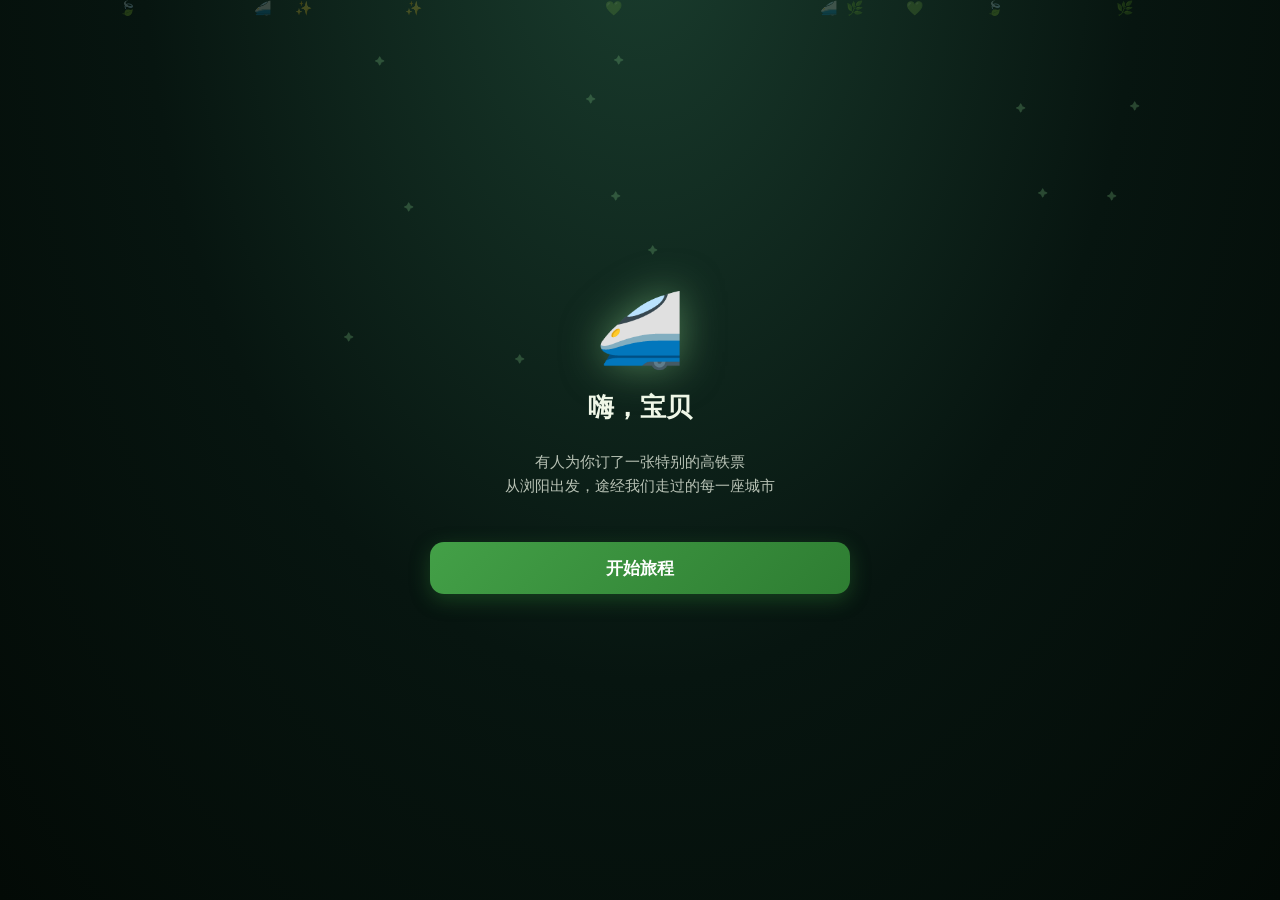
<file: 7749658f7c83bce1c44ce6f4a514c8c40bb57879/index.html>
<!DOCTYPE html>
<html lang="zh-CN">
<head>
  <meta charset="UTF-8">
  <meta name="viewport" content="width=device-width, initial-scale=1">
  <meta name="robots" content="noindex, nofollow">
  <meta http-equiv="refresh" content="0; url=./birthday/">
  <title>正在进入…</title>
  <style>
    body {
      margin: 0;
      min-height: 100vh;
      display: flex;
      align-items: center;
      justify-content: center;
      font-family: -apple-system, BlinkMacSystemFont, "PingFang SC", "Microsoft YaHei", sans-serif;
      background: #fce4ec;
      color: #c2185b;
    }
  </style>
</head>
<body>
  <p>正在为你打开惊喜…</p>
  <script>
    window.location.replace("./birthday/");
  </script>
</body>
</html>
</file>
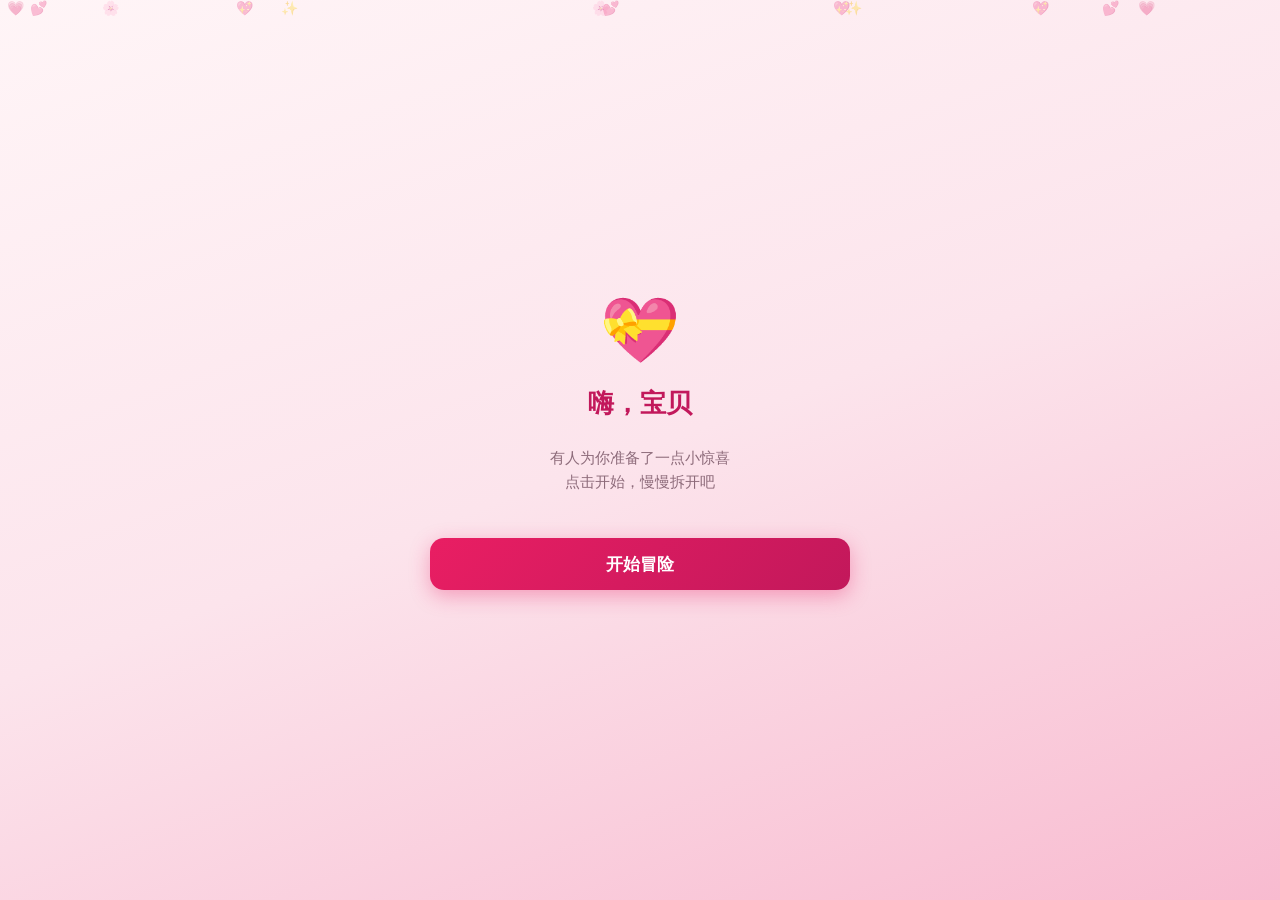
<file: birthday/index.html>
<!DOCTYPE html>
<html lang="zh-CN">
<head>
  <meta charset="UTF-8">
  <meta name="viewport" content="width=device-width, initial-scale=1, viewport-fit=cover, maximum-scale=1, user-scalable=no">
  <meta name="robots" content="noindex, nofollow">
  <meta name="apple-mobile-web-app-capable" content="yes">
  <meta name="theme-color" content="#fce4ec">
  <title>给你的生日惊喜</title>
  <link rel="stylesheet" href="./css/style.css">
</head>
<body>
  <div id="hearts-bg" aria-hidden="true"></div>

  <main class="app">
    <!-- 封面 -->
    <section id="screen-cover" class="screen screen-cover active">
      <div class="cover-icon" aria-hidden="true">💝</div>
      <h1>嗨，<span id="her-name-cover">宝贝</span></h1>
      <p class="subtitle">有人为你准备了一点小惊喜<br>点击开始，慢慢拆开吧</p>
      <button type="button" class="btn-primary" id="btn-start">开始冒险</button>
    </section>

    <!-- 进度（非封面/终章显示） -->
    <div id="progress-wrap" class="hidden" style="width:100%; margin-bottom: 8px;">
      <div class="progress-bar"><div id="progress-fill" class="progress-fill"></div></div>
      <p id="step-label" class="step-label"></p>
    </div>

    <!-- 暗号 -->
    <section id="screen-secret" class="screen">
      <div class="card">
        <h2>🔐 先输入我们的暗号</h2>
        <p class="subtitle">答对了才能继续哦</p>
        <p id="secret-hint" class="subtitle" style="margin-top:12px; color: var(--primary);"></p>
        <div class="input-wrap">
          <input type="text" id="secret-input" placeholder="在这里输入" autocomplete="off" enterkeyhint="go">
        </div>
        <p id="secret-error" class="hint-msg"></p>
        <button type="button" class="btn-primary" id="btn-secret">确认</button>
      </div>
    </section>

    <!-- 问答 -->
    <section id="screen-quiz" class="screen">
      <div class="card">
        <p id="question-text" class="question-text"></p>
        <div id="options" class="options"></div>
        <p id="hint-msg" class="hint-msg"></p>
        <button type="button" class="btn-primary hidden" id="next-quiz-btn" disabled>下一题</button>
      </div>
    </section>

    <!-- 情书 -->
    <section id="screen-letter" class="screen">
      <div class="card">
        <h2>💌 写给你的信</h2>
        <div id="days-together" class="days-together hidden">
          我们已经在一起
          <strong id="days-count">0</strong>
          天啦
        </div>
        <div id="letter-body" class="letter-body"></div>
        <button type="button" class="btn-primary hidden" id="letter-next-btn">收下祝福</button>
      </div>
    </section>

    <!-- 终章 -->
    <section id="screen-finale" class="screen screen-finale">
      <div class="finale-cake" id="finale-cake" role="button" aria-label="点击蛋糕放烟花">🎂</div>
      <h1 id="finale-title">生日快乐！</h1>
      <p id="finale-subtitle" class="subtitle"></p>
      <p class="subtitle" style="margin-top:16px;">点击蛋糕，再放一次烟花 ✨</p>
    </section>
  </main>

  <script src="./js/app.js"></script>
</body>
</html>
</file>
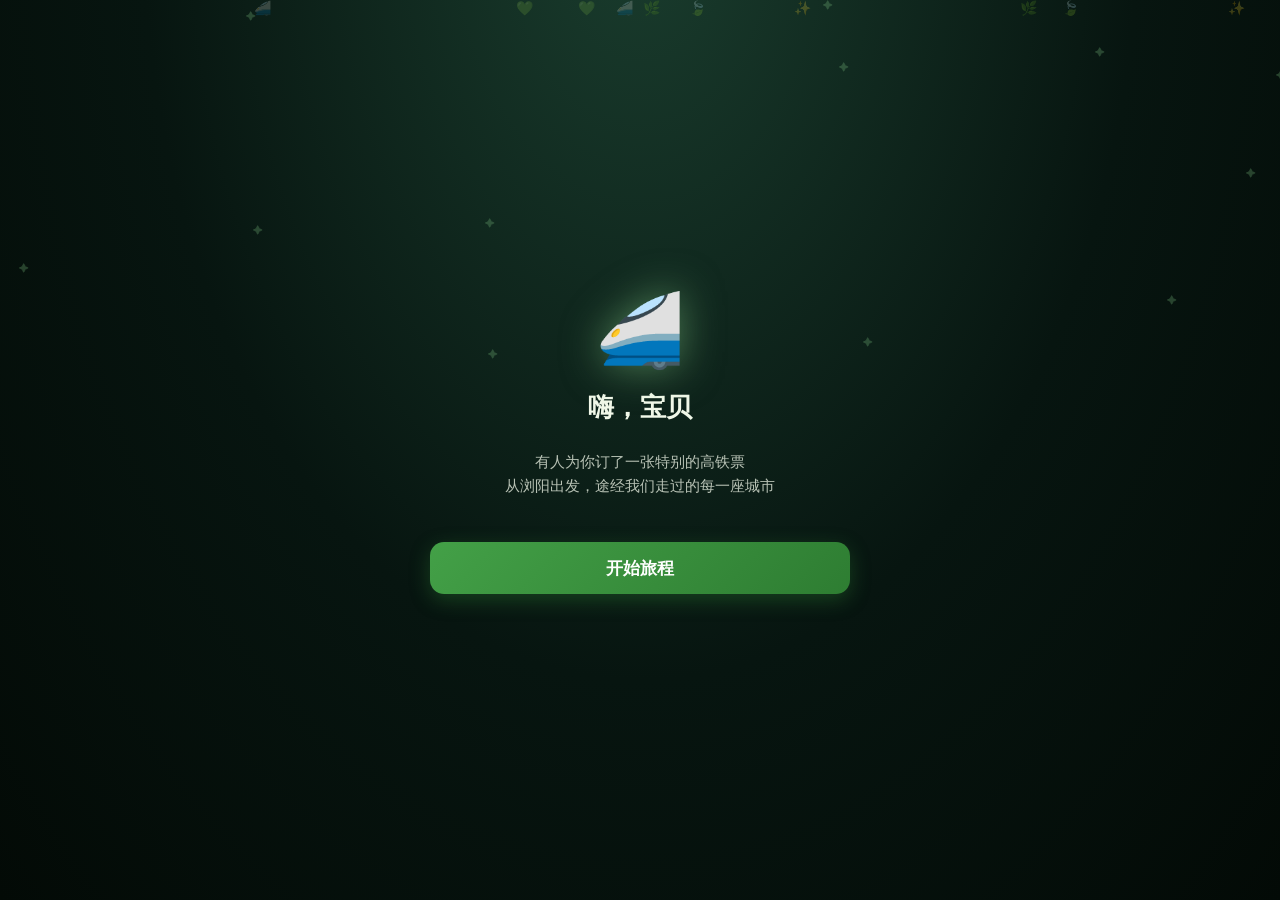
<file: 7749658f7c83bce1c44ce6f4a514c8c40bb57879/birthday/index.html>
<!DOCTYPE html>
<html lang="zh-CN">
<head>
  <meta charset="UTF-8">
  <meta name="viewport" content="width=device-width, initial-scale=1, viewport-fit=cover, maximum-scale=1, user-scalable=no">
  <meta name="robots" content="noindex, nofollow">
  <meta name="apple-mobile-web-app-capable" content="yes">
  <meta name="theme-color" content="#1a3d2e">
  <title>给你的生日惊喜</title>
  <link rel="stylesheet" href="./css/style.css?v=20260905b">
</head>
<body>
  <div id="hearts-bg" aria-hidden="true"></div>
  <div id="stars-bg" aria-hidden="true"></div>

  <main class="app">
    <!-- 封面 -->
    <section id="screen-cover" class="screen screen-cover active">
      <div class="cover-icon" aria-hidden="true">🚄</div>
      <h1>嗨，<span id="her-name-cover">宝贝</span></h1>
      <p class="subtitle">有人为你订了一张特别的高铁票<br>从浏阳出发，途经我们走过的每一座城市</p>
      <button type="button" class="btn-primary" id="btn-start">开始旅程</button>
    </section>

    <!-- 高铁动线主界面 -->
    <section id="screen-journey" class="screen screen-journey">
      <header class="journey-header">
        <div class="hsr-badge">
          <span class="hsr-logo">CR</span>
          <span class="hsr-train-no" id="journey-train-no">G1314</span>
        </div>
        <h1 id="journey-title">G1314 · 爱的旅程</h1>
        <p id="journey-subtitle" class="journey-subtitle">浏阳出发，一路向南向北，未完待续</p>
      </header>

      <div class="rail-map-wrap" id="rail-map-wrap">
        <div class="rail-map hsr-route-panel" id="rail-map">
          <div class="hsr-sky" aria-hidden="true"></div>
          <div class="hsr-hills" aria-hidden="true"></div>
          <div class="hsr-ballast" aria-hidden="true"></div>
          <div class="hsr-route-track" aria-hidden="true">
            <div class="rail-sleepers"></div>
            <div class="rail-steel rail-steel-a"></div>
            <div class="rail-steel rail-steel-b"></div>
            <div class="rail-center-glow"></div>
            <div class="rail-line-fill" id="rail-line-fill"></div>
            <div class="rail-poles"></div>
          </div>
          <div class="hsr-train-wrap" id="rail-train">
            <div class="hsr-speed-lines" aria-hidden="true">
              <span></span><span></span><span></span>
            </div>
            <div class="hsr-pantograph" aria-hidden="true"></div>
            <div class="hsr-train-body">
              <div class="hsr-train-nose">
                <span class="hsr-cabin"></span>
              </div>
              <div class="hsr-train-mid">
                <span class="hsr-stripe"></span>
                <span class="hsr-window"></span>
                <span class="hsr-window"></span>
                <span class="hsr-window"></span>
                <span class="hsr-window"></span>
              </div>
              <div class="hsr-train-coupler"></div>
              <div class="hsr-train-tail">
                <span class="hsr-stripe"></span>
                <span class="hsr-window"></span>
                <span class="hsr-window"></span>
              </div>
            </div>
            <div class="hsr-bogie" aria-hidden="true">
              <span></span><span></span>
            </div>
          </div>
          <div class="rail-stations" id="rail-stations"></div>
        </div>
      </div>

      <div class="station-focus card" id="station-focus">
        <div class="focus-station-label" id="focus-station-label">第一站</div>
        <span class="focus-icon" id="focus-icon">🌶️</span>
        <h2 id="focus-city">浏阳</h2>
        <p id="focus-tagline" class="subtitle">故事从这里开始</p>
        <p id="focus-memory" class="focus-memory"></p>
        <button type="button" class="btn-primary" id="btn-enter-station">进入这一站</button>
      </div>

      <div class="journey-nav">
        <button type="button" class="nav-btn" id="btn-prev" aria-label="上一站">‹</button>
        <div class="journey-dots" id="journey-dots"></div>
        <button type="button" class="nav-btn" id="btn-next" aria-label="下一站">›</button>
      </div>
      <p class="journey-hint" id="journey-hint">点击城市或左右切换，看高铁开向下一站</p>
    </section>

    <!-- 浮层：判断题（浏阳） -->
    <section id="overlay-judge" class="project-overlay project-overlay-judge" hidden>
      <div class="overlay-topbar">
        <button type="button" class="btn-back" data-close="judge">← 返回旅程</button>
        <span class="overlay-badge" id="judge-progress">连对 0 / 10</span>
      </div>
      <div class="judge-wechat">
        <div class="wechat-header">
          <span class="wechat-back" aria-hidden="true">‹</span>
          <span class="wechat-title" id="judge-title">浏阳站 · 真假大对决</span>
          <span class="wechat-more" aria-hidden="true">⋯</span>
        </div>
        <p class="judge-intro" id="judge-intro"></p>
        <div class="wechat-chat" id="judge-chat"></div>
        <div class="judge-panel">
          <p class="judge-prompt">这句话对不对？</p>
          <div class="judge-actions">
            <button type="button" class="judge-btn judge-btn-true" id="btn-judge-true">✓ 对</button>
            <button type="button" class="judge-btn judge-btn-false" id="btn-judge-false">✗ 不对</button>
          </div>
          <p id="judge-feedback" class="hint-msg"></p>
        </div>
      </div>
    </section>

    <!-- 浮层：拼图（北海） -->
    <section id="overlay-puzzle" class="project-overlay" hidden>
      <div class="overlay-topbar">
        <button type="button" class="btn-back" data-close="puzzle">← 返回旅程</button>
        <span class="overlay-badge" id="puzzle-status">0 步</span>
      </div>
      <div class="card overlay-card puzzle-card">
        <h2 id="puzzle-title">🌊 北海站 · 拼图</h2>
        <p id="puzzle-intro" class="subtitle"></p>
        <div class="puzzle-board" id="puzzle-board" role="grid" aria-label="滑动拼图"></div>
        <p id="puzzle-msg" class="hint-msg"></p>
        <div class="puzzle-actions">
          <button type="button" class="btn-secondary" id="btn-puzzle-shuffle">重新打乱</button>
          <button type="button" class="btn-secondary" id="btn-puzzle-peek">看原图</button>
          <button type="button" class="btn-primary hidden" id="btn-puzzle-done">打卡这一站 ✓</button>
        </div>
        <div class="puzzle-peek hidden" id="puzzle-peek" aria-hidden="true">
          <img id="puzzle-peek-img" alt="原图参考" />
        </div>
      </div>
    </section>

    <!-- 浮层：看图猜地点（云南四川） -->
    <section id="overlay-comicmatch" class="project-overlay overlay-comicmatch" hidden>
      <div class="overlay-topbar photo-topbar">
        <button type="button" class="btn-back" data-close="comicmatch">← 返回旅程</button>
        <span class="overlay-badge" id="comic-progress">0 / 6</span>
      </div>
      <div class="photo-wrap" id="comic-wrap">
        <div class="sx-guide" id="sx-guide">
          <img
            id="comic-guide-avatar"
            class="sx-mask"
            src="./pictures/sanxingdui-guide.png"
            alt="三星堆铜脸向导"
            width="78"
            height="145"
            decoding="async"
          />
          <div class="sx-bubble">
            <p class="sx-name" id="comic-guide-name">铜脸向导</p>
            <p class="sx-line" id="comic-intro"></p>
          </div>
        </div>
        <div class="photo-stage" id="comic-panel">
          <div class="photo-frame">
            <img id="comic-image" class="photo-image" alt="旅途照片" decoding="async" />
          </div>
        </div>
        <p class="photo-prompt">这张照片，拍在哪里？</p>
        <div class="photo-options" id="comic-options"></div>
        <p class="hint-msg photo-feedback" id="comic-feedback" hidden></p>
      </div>
    </section>

    <!-- 浮层：西安站情景数学 -->
    <section id="overlay-xianquiz" class="project-overlay overlay-xianquiz" hidden>
      <div class="overlay-topbar photo-topbar">
        <button type="button" class="btn-back" data-close="xianquiz">← 返回旅程</button>
        <span class="overlay-badge" id="xian-progress">0 / 3</span>
      </div>
      <div class="photo-wrap xian-wrap" id="xian-wrap">
        <div class="xian-head">
          <p class="xian-kicker" id="xian-title">西安站 · 情景数学小考</p>
          <p class="xian-intro" id="xian-intro"></p>
        </div>
        <div class="photo-stage" id="xian-panel">
          <div class="photo-frame xian-frame">
            <img id="xian-image" class="photo-image" alt="西安旅途照片" decoding="async" />
            <div class="xian-thought" id="xian-thought" hidden>
              <p class="xian-thought-cloud" id="xian-thought-text"></p>
            </div>
            <div class="xian-wrong" id="xian-wrong" hidden>
              <img id="xian-wrong-image" class="xian-wrong-image" alt="答错了，再来" decoding="async" />
              <p class="xian-wrong-caption" id="xian-wrong-caption">答错了，再来！</p>
            </div>
            <div class="xian-diagram" id="xian-diagram" hidden aria-hidden="true"></div>
          </div>
        </div>
        <p class="xian-q-title" id="xian-q-title"></p>
        <p class="photo-prompt xian-prompt" id="xian-prompt">看图算一算：</p>
        <p class="xian-q-text" id="xian-q-text"></p>
        <div class="photo-options" id="xian-options"></div>
        <p class="hint-msg photo-feedback" id="xian-feedback" hidden></p>
      </div>
    </section>

    <!-- 浮层：回忆（青海等） -->
    <section id="overlay-memory" class="project-overlay" hidden>
      <div class="overlay-topbar">
        <button type="button" class="btn-back" data-close="memory">← 返回旅程</button>
        <span class="overlay-badge" id="overlay-memory-city"></span>
      </div>
      <div class="card overlay-card memory-card">
        <span class="memory-icon" id="memory-icon">🏔️</span>
        <h2 id="memory-city"></h2>
        <p id="memory-tagline" class="subtitle"></p>
        <div class="memory-body" id="memory-body"></div>
        <button type="button" class="btn-primary" id="memory-done-btn">打卡这一站 ✓</button>
      </div>
    </section>

    <!-- 浮层：问答（上海） -->
    <section id="overlay-quiz" class="project-overlay" hidden>
      <div class="overlay-topbar">
        <button type="button" class="btn-back" data-close="quiz">← 返回旅程</button>
        <span id="quiz-progress" class="overlay-badge"></span>
      </div>
      <div class="card overlay-card">
        <h2 id="quiz-station-title">🌃 上海站 · 回忆问答</h2>
        <p id="question-text" class="question-text"></p>
        <div id="options" class="options"></div>
        <p id="hint-msg" class="hint-msg"></p>
      </div>
    </section>

    <!-- 浮层：求婚仪式（上海） -->
    <section id="overlay-proposal" class="project-overlay overlay-proposal" hidden>
      <div class="overlay-topbar">
        <button type="button" class="btn-back" data-close="proposal">← 返回旅程</button>
        <span class="overlay-badge" id="proposal-stage">那一刻</span>
      </div>

      <div class="proposal-scene" id="proposal-scene">
        <!-- 暗夜背景 + 星星 -->
        <div class="proposal-stars" aria-hidden="true"></div>

        <!-- 阶段 1：引子 -->
        <div class="proposal-phase proposal-phase-intro active" id="proposal-phase-intro">
          <div class="proposal-moon" aria-hidden="true">🌙</div>
          <p class="proposal-intro-text" id="proposal-intro-text"></p>
          <button type="button" class="btn-primary" id="btn-proposal-start">回到那一刻</button>
        </div>

        <!-- 阶段 2：划火柴点蜡烛 -->
        <div class="proposal-phase proposal-phase-match" id="proposal-phase-match">
          <p class="proposal-tip" id="proposal-match-tip"></p>
          <div class="candle-area" id="candle-area">
            <div class="match" id="match"></div>
            <div class="candle" id="candle">
              <div class="candle-flame" aria-hidden="true"></div>
              <div class="candle-body"></div>
            </div>
          </div>
        </div>

        <!-- 阶段 3：回忆浮现 -->
        <div class="proposal-phase proposal-phase-memory" id="proposal-phase-memory">
          <div class="proposal-photo-wrap">
            <img class="proposal-photo" id="proposal-photo" alt="那一刻的我们" />
            <span class="proposal-photo-caption" id="proposal-photo-caption"></span>
          </div>
          <p class="proposal-memory-text" id="proposal-memory-text"></p>
          <button type="button" class="btn-primary" id="btn-proposal-ask">继续</button>
        </div>

        <!-- 阶段 4：求婚提问 -->
        <div class="proposal-phase proposal-phase-ask" id="proposal-phase-ask">
          <div class="ring-emoji" aria-hidden="true">💍</div>
          <h2 class="proposal-question" id="proposal-question"></h2>
          <div class="proposal-choice">
            <button type="button" class="proposal-btn proposal-btn-yes" id="btn-proposal-yes"></button>
            <button type="button" class="proposal-btn proposal-btn-no" id="btn-proposal-no">不愿意</button>
          </div>
        </div>

        <!-- 阶段 5：接受 + 戒指 + 烟花 -->
        <div class="proposal-phase proposal-phase-accept" id="proposal-phase-accept">
          <svg class="ring-svg" viewBox="0 0 200 200" aria-hidden="true">
            <circle cx="100" cy="115" r="48" fill="none" stroke="#e6c200" stroke-width="6"/>
            <circle cx="100" cy="115" r="48" fill="none" stroke="#fff7c2" stroke-width="2"/>
            <path d="M85,55 L100,30 L115,55 Z" fill="#fff" stroke="#e6c200" stroke-width="2"/>
            <path d="M85,55 L100,30 L115,55 Z" fill="rgba(255,255,255,0.4)"/>
          </svg>
          <p class="proposal-accept-text" id="proposal-accept-text"></p>
          <p class="proposal-days" id="proposal-days"></p>
          <button type="button" class="btn-primary" id="btn-proposal-done">永远记住这一天 ❤️</button>
        </div>
      </div>
    </section>

    <!-- 浮层：剪影叙事（南京） -->
    <section id="overlay-silhouette" class="project-overlay overlay-silhouette" hidden>
      <div class="overlay-topbar">
        <button type="button" class="btn-back" data-close="silhouette">← 返回旅程</button>
        <span class="overlay-badge" id="silhouette-stage">序</span>
      </div>

      <div class="sil-stage" id="sil-stage">
        <!-- 渐变天空 -->
        <div class="sil-sky" id="sil-sky" aria-hidden="true"></div>
        <!-- 太阳/月亮 -->
        <div class="sil-celestial" id="sil-celestial" aria-hidden="true"></div>

        <!-- 序幕 -->
        <div class="sil-phase sil-phase-intro active" id="sil-intro">
          <div class="sil-avatar-wrap">
            <div class="sil-avatar" id="sil-avatar">
              <div class="sil-avatar-placeholder">男生</div>
            </div>
          </div>
          <h2 class="sil-title" id="sil-title"></h2>
          <p class="sil-subtitle" id="sil-subtitle"></p>
          <p class="sil-intro-text" id="sil-intro-text"></p>
          <button type="button" class="btn-primary sil-start-btn" id="btn-sil-start">开始讲给我听</button>
        </div>

        <!-- 场景幕 -->
        <div class="sil-phase sil-phase-scene" id="sil-scene-phase">
          <div class="sil-year" id="sil-year"></div>
          <div class="sil-scene-media" id="sil-scene-media" aria-hidden="true"></div>
          <h3 class="sil-scene-title" id="sil-scene-title"></h3>
          <div class="sil-scene-location" id="sil-scene-location"></div>
          <p class="sil-narration" id="sil-narration"></p>
          <div class="sil-progress" id="sil-progress"></div>
          <div class="sil-nav">
            <button type="button" class="sil-nav-btn" id="btn-sil-prev">上一幕</button>
            <button type="button" class="sil-nav-btn sil-nav-btn-primary" id="btn-sil-next">下一幕</button>
          </div>
        </div>

        <!-- 尾声 -->
        <div class="sil-phase sil-phase-outro" id="sil-outro">
          <div class="sil-stars-bg" aria-hidden="true"></div>
          <div class="sil-outro-content">
            <p class="sil-outro-text" id="sil-outro-text"></p>
            <button type="button" class="btn-primary" id="btn-sil-done">打卡这一站 ✓</button>
          </div>
        </div>
      </div>
    </section>

    <!-- 浮层：设计婚戒（三亚） -->
    <section id="overlay-ringdesign" class="project-overlay overlay-ringdesign" hidden>
      <div class="overlay-topbar">
        <button type="button" class="btn-back" data-close="ringdesign">← 返回旅程</button>
        <span class="overlay-badge" id="ring-step-label">1 / 6 · 克拉</span>
      </div>

      <div class="ring-atelier" id="ring-design-wrap">
        <div class="ring-showcase" id="ring-showcase">
          <div class="ring-progress" id="ring-progress" aria-hidden="true"></div>
          <div class="ring-budget" id="ring-budget">
            <div class="ring-budget-row">
              <span class="ring-budget-label" id="ring-budget-label">预估预算</span>
              <strong class="ring-budget-value" id="ring-budget-value">—</strong>
            </div>
            <p class="ring-budget-hint" id="ring-budget-hint">选参数后同步估算</p>
          </div>
          <div id="ring-preview-svg" class="ring-preview-svg" aria-hidden="true"></div>
          <p class="ring-preview-caption" id="ring-preview-caption">选择参数，预览会跟着变</p>
          <p class="ring-sheet-title" id="ring-sheet-title">你的配置单</p>
          <ul class="ring-sheet" id="ring-sheet"></ul>
        </div>

        <div class="ring-step-panel" id="ring-step-panel">
          <p class="ring-intro" id="ring-intro"></p>

          <div class="ring-step active" data-step="param">
            <p class="ring-step-hint" id="ring-param-hint"></p>
            <div class="ring-choice-list" id="ring-param-opts"></div>
            <p class="ring-tip hidden" id="ring-tip"></p>
          </div>

          <div class="ring-step" data-step="done">
            <p class="ring-summary-title" id="ring-summary-title">配置完成</p>
            <ul class="ring-summary-list" id="ring-summary-list"></ul>
            <div class="ring-tease" id="ring-tease"></div>
            <button type="button" class="btn-primary ring-confirm-btn" id="ring-finalize-btn"></button>
          </div>

          <div class="ring-nav">
            <button type="button" class="ring-nav-btn" id="ring-prev-btn">上一步</button>
            <button type="button" class="ring-nav-btn ring-nav-next" id="ring-next-btn">下一步</button>
          </div>
        </div>
      </div>
    </section>

    <!-- 浮层：情书（三亚） -->
    <section id="overlay-letter" class="project-overlay" hidden>
      <div class="overlay-topbar">
        <button type="button" class="btn-back" data-close="letter">← 返回旅程</button>
        <span class="overlay-badge" id="overlay-letter-city">三亚</span>
      </div>
      <div class="card overlay-card">
        <h2>💌 三亚站 · 写给你的信</h2>
        <div id="days-together" class="days-together hidden">
          我们已经在一起
          <strong id="days-count">0</strong>
          天啦
        </div>
        <div id="letter-body" class="letter-body"></div>
        <button type="button" class="btn-primary hidden" id="letter-done-btn">读完了，返回旅程</button>
      </div>
    </section>

    <!-- 浮层：聊天年度报告（浏阳站通关彩蛋） -->
    <section id="overlay-chatreport" class="project-overlay overlay-chatreport" hidden>
      <div class="overlay-topbar">
        <button type="button" class="btn-back" data-close="chatreport">← 返回旅程</button>
        <span class="overlay-badge">📊 聊天年度报告</span>
      </div>
      <iframe class="chatreport-frame" src="./report.html?v=20260905b" title="我们的聊天年度报告"></iframe>
      <div class="chatreport-actions">
        <button type="button" class="btn-primary" id="btn-chatreport-done">看完啦，继续旅程 🚄</button>
      </div>
    </section>

    <!-- 浮层：终章（云南） -->
    <section id="overlay-finale" class="project-overlay" hidden>
      <div class="overlay-topbar">
        <button type="button" class="btn-back" data-close="finale">← 返回旅程</button>
        <span class="overlay-badge" id="overlay-finale-city">未完待续</span>
      </div>
      <div class="overlay-card finale-card">
        <div class="finale-cake" id="finale-cake" role="button" aria-label="点击蛋糕放烟花">🎂</div>
        <h1 id="finale-title">生日快乐！</h1>
        <p id="finale-subtitle" class="subtitle"></p>
        <p class="subtitle">点击蛋糕，放烟花 ✨</p>
      </div>
    </section>
  </main>

  <script src="./js/app.js?v=20260905b"></script>
</body>
</html>
</file>
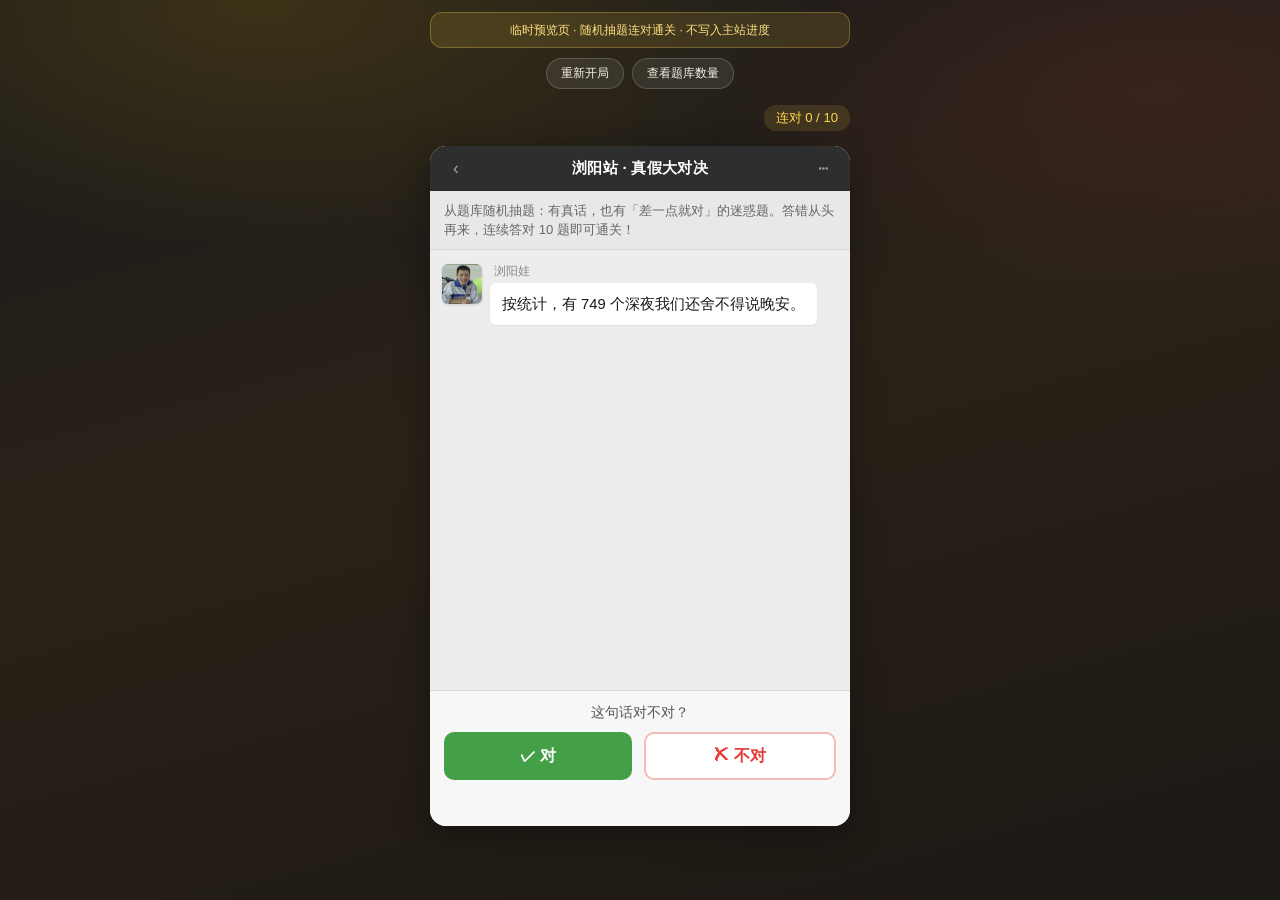
<file: 7749658f7c83bce1c44ce6f4a514c8c40bb57879/birthday/liuyang-preview.html>
<!DOCTYPE html>
<html lang="zh-CN">
<head>
  <meta charset="UTF-8">
  <meta name="viewport" content="width=device-width, initial-scale=1, viewport-fit=cover, maximum-scale=1, user-scalable=no">
  <meta name="robots" content="noindex, nofollow">
  <meta name="theme-color" content="#1a1a1a">
  <title>浏阳站 · 真假大对决（临时预览）</title>
  <link rel="stylesheet" href="./css/style.css">
  <style>
    body {
      margin: 0;
      min-height: 100vh;
      background:
        radial-gradient(ellipse 80% 50% at 20% 0%, rgba(255, 193, 7, 0.14), transparent 55%),
        radial-gradient(ellipse 70% 45% at 90% 10%, rgba(229, 57, 53, 0.1), transparent 50%),
        linear-gradient(165deg, #1a1a1a 0%, #2a2218 45%, #1c1814 100%);
      padding: calc(12px + env(safe-area-inset-top, 0px)) 16px calc(24px + env(safe-area-inset-bottom, 0px));
    }
    .preview-banner {
      max-width: 420px;
      margin: 0 auto 10px;
      padding: 8px 12px;
      border-radius: 12px;
      background: rgba(255, 213, 79, 0.12);
      border: 1px solid rgba(255, 213, 79, 0.28);
      color: #ffe082;
      font-size: 0.78rem;
      text-align: center;
      line-height: 1.45;
    }
    .preview-tools {
      max-width: 420px;
      margin: 0 auto 10px;
      display: flex;
      gap: 8px;
      justify-content: center;
      flex-wrap: wrap;
    }
    .preview-tools button {
      border: 1px solid rgba(255, 255, 255, 0.18);
      background: rgba(255, 255, 255, 0.08);
      color: #f5f0e6;
      border-radius: 999px;
      padding: 6px 14px;
      font-size: 0.78rem;
      cursor: pointer;
    }
    .preview-tools button:active {
      transform: scale(0.97);
    }
    #overlay-judge {
      position: relative;
      inset: auto;
      z-index: 1;
      background: transparent;
      backdrop-filter: none;
      -webkit-backdrop-filter: none;
      overflow: visible;
      padding: 0;
      animation: none;
      max-width: 420px;
      margin: 0 auto;
    }
    #overlay-judge .overlay-topbar {
      margin-bottom: 10px;
    }
    #overlay-judge .btn-back {
      visibility: hidden;
      pointer-events: none;
    }
    .project-overlay-judge {
      padding: 0;
    }
    .preview-pass {
      position: fixed;
      inset: 0;
      z-index: 80;
      display: flex;
      align-items: center;
      justify-content: center;
      padding: 24px;
      background: rgba(0, 0, 0, 0.55);
      backdrop-filter: blur(6px);
      -webkit-backdrop-filter: blur(6px);
    }
    .preview-pass[hidden] {
      display: none !important;
    }
    .preview-pass-card {
      width: min(340px, 100%);
      border-radius: 18px;
      padding: 28px 22px 22px;
      text-align: center;
      background: linear-gradient(180deg, #fff8e7, #ffe0b2);
      color: #3e2723;
      box-shadow: 0 16px 48px rgba(0, 0, 0, 0.35);
    }
    .preview-pass-card h2 {
      margin: 0 0 8px;
      font-size: 1.25rem;
    }
    .preview-pass-card p {
      margin: 0 0 18px;
      font-size: 0.9rem;
      line-height: 1.5;
      opacity: 0.85;
    }
    .preview-pass-card button {
      border: none;
      border-radius: 12px;
      padding: 12px 20px;
      font-size: 0.95rem;
      font-weight: 600;
      background: #e65100;
      color: #fff;
      cursor: pointer;
      width: 100%;
    }
  </style>
</head>
<body>
  <p class="preview-banner">临时预览页 · 随机抽题连对通关 · 不写入主站进度</p>
  <div class="preview-tools">
    <button type="button" id="btn-restart">重新开局</button>
    <button type="button" id="btn-show-count">查看题库数量</button>
  </div>

  <section id="overlay-judge" class="project-overlay project-overlay-judge">
    <div class="overlay-topbar">
      <button type="button" class="btn-back" tabindex="-1">预览</button>
      <span class="overlay-badge" id="judge-progress">连对 0 / 10</span>
    </div>
    <div class="judge-wechat">
      <div class="wechat-header">
        <span class="wechat-back" aria-hidden="true">‹</span>
        <span class="wechat-title" id="judge-title">浏阳站 · 真假大对决</span>
        <span class="wechat-more" aria-hidden="true">⋯</span>
      </div>
      <p class="judge-intro" id="judge-intro">加载中…</p>
      <div class="wechat-chat" id="judge-chat"></div>
      <div class="judge-panel">
        <p class="judge-prompt">这句话对不对？</p>
        <div class="judge-actions">
          <button type="button" class="judge-btn judge-btn-true" id="btn-judge-true">✓ 对</button>
          <button type="button" class="judge-btn judge-btn-false" id="btn-judge-false">✗ 不对</button>
        </div>
        <p id="judge-feedback" class="hint-msg"></p>
      </div>
    </div>
  </section>

  <div class="preview-pass" id="preview-pass" hidden>
    <div class="preview-pass-card">
      <h2>通关啦 🎆</h2>
      <p>连续答对完成！这是临时预览，不会推进主站旅程。</p>
      <button type="button" id="btn-pass-again">再玩一局</button>
    </div>
  </div>

  <script>
    (function () {
      var data = null;
      var streak = 0;
      var used = [];
      var current = null;
      var busy = false;

      var el = {
        title: document.getElementById("judge-title"),
        intro: document.getElementById("judge-intro"),
        chat: document.getElementById("judge-chat"),
        progress: document.getElementById("judge-progress"),
        feedback: document.getElementById("judge-feedback"),
        btnTrue: document.getElementById("btn-judge-true"),
        btnFalse: document.getElementById("btn-judge-false"),
        pass: document.getElementById("preview-pass")
      };

      function bank() {
        return (data && data.questionBank) || [];
      }

      function passCount() {
        return (data && data.passCount) || 10;
      }

      function setEnabled(on) {
        el.btnTrue.disabled = !on;
        el.btnFalse.disabled = !on;
      }

      function updateProgress() {
        el.progress.textContent = "连对 " + streak + " / " + passCount();
      }

      function scrollBottom() {
        requestAnimationFrame(function () {
          el.chat.scrollTop = el.chat.scrollHeight;
        });
      }

      function sideOf(stmt) {
        if (stmt && typeof stmt.speaker === "number") {
          return stmt.speaker === 0 ? "left" : "right";
        }
        return streak % 2 === 0 ? "left" : "right";
      }

      function pick() {
        var list = bank();
        if (!list.length) return null;
        var available = [];
        for (var i = 0; i < list.length; i++) {
          if (used.indexOf(i) === -1) available.push(i);
        }
        if (!available.length) {
          used = [];
          for (var j = 0; j < list.length; j++) available.push(j);
        }
        var idx = available[Math.floor(Math.random() * available.length)];
        used.push(idx);
        return list[idx];
      }

      function appendBubble(stmt, side) {
        var chars = (data && data.characters) || [];
        var char = chars[stmt.speaker] || { name: "娃", avatar: "" };
        var isRight = side === "right";
        var row = document.createElement("div");
        row.className = "chat-row " + (isRight ? "chat-row-right" : "chat-row-left");

        var avatar = document.createElement("img");
        avatar.className = "chat-avatar";
        avatar.src = char.avatar || "";
        avatar.alt = char.name || "";
        avatar.loading = "lazy";

        var body = document.createElement("div");
        body.className = "chat-body";
        var name = document.createElement("span");
        name.className = "chat-name";
        name.textContent = char.name || "娃";
        var bubble = document.createElement("div");
        bubble.className = "chat-bubble";
        bubble.textContent = stmt.text;
        body.appendChild(name);
        body.appendChild(bubble);

        if (isRight) {
          row.appendChild(body);
          row.appendChild(avatar);
        } else {
          row.appendChild(avatar);
          row.appendChild(body);
        }
        el.chat.appendChild(row);
      }

      function appendSystem(ok, text) {
        var row = document.createElement("div");
        row.className = "chat-row chat-row-system";
        var bubble = document.createElement("div");
        bubble.className = "chat-system-msg" + (ok ? "" : " chat-system-msg-fail");
        bubble.textContent = text || (ok ? "✓ 判断正确" : "✗ 答错了，从头再来");
        row.appendChild(bubble);
        el.chat.appendChild(row);
      }

      function showQuestion() {
        current = pick();
        if (!current) {
          el.feedback.textContent = "题库为空";
          setEnabled(false);
          return;
        }
        appendBubble(current, sideOf(current));
        updateProgress();
        scrollBottom();
      }

      function restart(msg) {
        streak = 0;
        used = [];
        current = null;
        busy = false;
        el.pass.hidden = true;
        el.chat.innerHTML = "";
        el.feedback.textContent = msg || "";
        updateProgress();
        setEnabled(true);
        showQuestion();
      }

      function onAnswer(userSaysTrue) {
        if (!current || busy) return;
        busy = true;
        setEnabled(false);
        var correct = userSaysTrue === current.isTrue;

        if (correct) {
          streak += 1;
          el.feedback.textContent = "答对啦！❤️";
          appendSystem(true);
          scrollBottom();
          updateProgress();
          setTimeout(function () {
            el.feedback.textContent = "";
            if (streak >= passCount()) {
              el.pass.hidden = false;
              busy = false;
              return;
            }
            showQuestion();
            setEnabled(true);
            busy = false;
          }, 700);
        } else {
          el.feedback.textContent = current.wrongHint || "不对哦～";
          appendSystem(false);
          scrollBottom();
          setTimeout(function () {
            restart("答错了，从头再来！加油～");
          }, 1400);
        }
      }

      function start() {
        el.title.textContent = (data && data.title) || "浏阳站 · 真假大对决";
        el.intro.textContent = (data && data.intro) || "";
        restart("");
      }

      document.getElementById("btn-judge-true").addEventListener("click", function () {
        onAnswer(true);
      });
      document.getElementById("btn-judge-false").addEventListener("click", function () {
        onAnswer(false);
      });
      document.getElementById("btn-restart").addEventListener("click", function () {
        restart("已重新开局");
      });
      document.getElementById("btn-pass-again").addEventListener("click", function () {
        restart("再来一局～");
      });
      document.getElementById("btn-show-count").addEventListener("click", function () {
        var n = bank().length;
        var t = bank().filter(function (q) { return q.isTrue; }).length;
        alert("题库共 " + n + " 题（真 " + t + " / 假 " + (n - t) + "），连对 " + passCount() + " 题通关。");
      });

      fetch("./data/content.json?v=" + Date.now())
        .then(function (r) {
          if (!r.ok) throw new Error("load failed");
          return r.json();
        })
        .then(function (json) {
          data = json.liuyangJudge || {};
          start();
        })
        .catch(function () {
          el.intro.textContent = "加载 content.json 失败，请用本地服务器打开本页。";
          setEnabled(false);
        });
    })();
  </script>
</body>
</html>
</file>
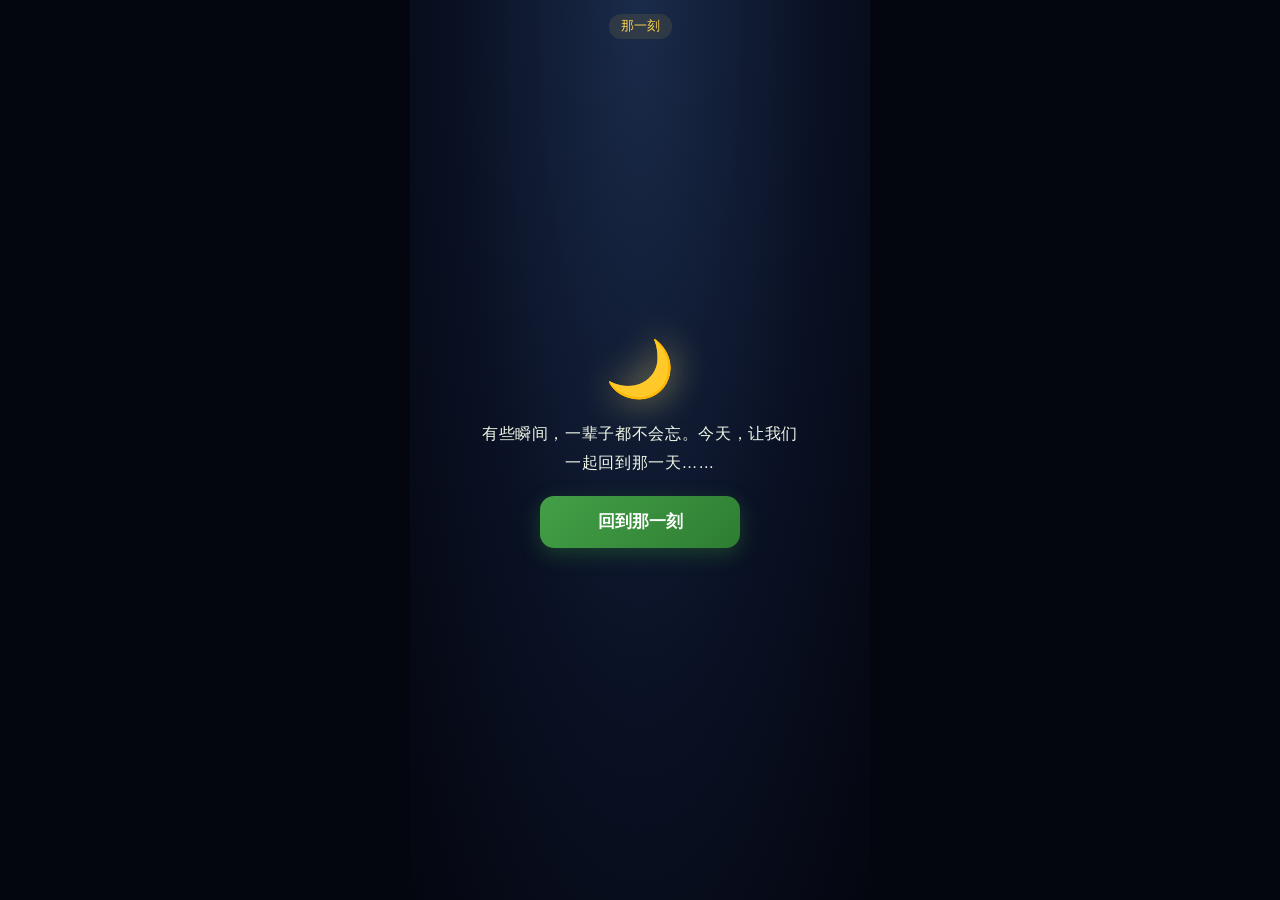
<file: 7749658f7c83bce1c44ce6f4a514c8c40bb57879/birthday/proposal-preview.html>
<!DOCTYPE html>
<html lang="zh-CN">
<head>
  <meta charset="UTF-8">
  <meta name="viewport" content="width=device-width, initial-scale=1, viewport-fit=cover, maximum-scale=1, user-scalable=no">
  <meta name="robots" content="noindex, nofollow">
  <meta name="apple-mobile-web-app-capable" content="yes">
  <meta name="theme-color" content="#04060f">
  <title>那一刻 · 上海</title>
  <style>
    *, *::before, *::after { box-sizing: border-box; margin: 0; padding: 0; }

    :root {
      --cream: #f1f8e9;
      --primary: #43a047;
      --primary-dark: #2e7d32;
      --primary-light: #81c784;
    }

    html { font-size: 16px; -webkit-text-size-adjust: 100%; }

    body {
      font-family: -apple-system, BlinkMacSystemFont, "PingFang SC", "Hiragino Sans GB", "Microsoft YaHei", sans-serif;
      background: #04060f;
      min-height: 100vh;
      overflow-x: hidden;
    }

    .topbar {
      position: fixed; top: 0; left: 0; right: 0;
      max-width: 460px; margin: 0 auto;
      padding: 14px 16px; display: flex; align-items: center; justify-content: space-between;
      color: var(--cream); z-index: 50;
    }
    .topbar .badge {
      font-size: 0.8rem; color: #ffd54f;
      background: rgba(255, 213, 79, 0.1); padding: 4px 12px; border-radius: 12px;
    }

    .scene {
      position: relative;
      max-width: 460px; margin: 0 auto;
      min-height: 100vh;
      background: radial-gradient(ellipse at 50% 0%, #1a2b4a 0%, #0a1124 55%, #04060f 100%);
      overflow: hidden;
      padding: 24px 22px 40px;
      display: flex; flex-direction: column; justify-content: center;
    }

    .stars { position: absolute; inset: 0; pointer-events: none; z-index: 1; }
    .star {
      position: absolute; color: #fff; opacity: 0;
      animation: twinkle 3s ease-in-out infinite; text-shadow: 0 0 6px #fff;
    }
    @keyframes twinkle {
      0%, 100% { opacity: 0.15; transform: scale(0.8); }
      50% { opacity: 0.9; transform: scale(1.2); }
    }

    .phase {
      position: relative; z-index: 2;
      display: none; flex-direction: column; align-items: center; text-align: center; gap: 18px;
      animation: fade-in 0.6s ease;
    }
    .phase.active { display: flex; }
    @keyframes fade-in {
      from { opacity: 0; transform: translateY(12px); }
      to { opacity: 1; transform: translateY(0); }
    }

    .moon {
      font-size: 56px;
      filter: drop-shadow(0 0 18px rgba(255, 235, 120, 0.6));
      animation: moon-float 4s ease-in-out infinite;
    }
    @keyframes moon-float {
      0%, 100% { transform: translateY(0); }
      50% { transform: translateY(-6px); }
    }

    .intro-text {
      color: var(--cream); font-size: 1rem; line-height: 1.8;
      max-width: 320px; letter-spacing: 0.04em;
    }
    .tip { color: rgba(241, 248, 233, 0.7); font-size: 0.88rem; }

    .candle-area {
      position: relative; width: 100%; height: 200px;
      display: flex; align-items: center; justify-content: center; gap: 40px; margin: 10px 0;
    }
    .match {
      position: relative; width: 8px; height: 70px;
      background: linear-gradient(to bottom, #c0392b 0%, #c0392b 18%, #d35400 18%, #d35400 22%, #bdc3c7 22%);
      border-radius: 2px; cursor: pointer; transform-origin: bottom center;
      transition: transform 0.2s; touch-action: none;
    }
    .match::before {
      content: ""; position: absolute; top: -6px; left: 50%; transform: translateX(-50%);
      width: 6px; height: 12px; background: #7d2b1f; border-radius: 2px;
    }
    .match.is-struck::after {
      content: ""; position: absolute; top: -22px; left: 50%; transform: translateX(-50%);
      width: 14px; height: 22px;
      background: radial-gradient(circle, #fffde7 0%, #ffd54f 40%, #ff8a65 70%, transparent 100%);
      border-radius: 50%; animation: match-flame 0.5s ease forwards;
    }
    @keyframes match-flame {
      from { transform: translateX(-50%) scale(0); opacity: 0; }
      to { transform: translateX(-50%) scale(1); opacity: 1; }
    }

    .candle { position: relative; display: flex; flex-direction: column; align-items: center; }
    .candle-body {
      width: 26px; height: 70px;
      background: linear-gradient(to bottom, #f5f5f5 0%, #e0e0e0 100%);
      border-radius: 4px 4px 6px 6px; box-shadow: inset -3px 0 0 rgba(0,0,0,0.1);
    }
    .candle-flame {
      width: 14px; height: 0; margin-bottom: -2px;
      background: radial-gradient(circle at 50% 80%, #fffde7 0%, #ffd54f 40%, #ff8a65 80%, transparent 100%);
      border-radius: 50% 50% 20% 20%; transition: height 0.3s ease, box-shadow 0.3s ease;
    }
    .candle.is-lit .candle-flame {
      height: 26px;
      animation: flame-flicker 0.4s ease-in-out infinite alternate;
      box-shadow: 0 0 24px 6px rgba(255, 213, 79, 0.5);
    }
    @keyframes flame-flicker {
      from { transform: scale(1) rotate(-2deg); opacity: 0.9; }
      to { transform: scale(1.08) rotate(2deg); opacity: 1; }
    }

    .photo-wrap { position: relative; width: min(76vw, 280px); margin: 4px auto 0; }
    .photo {
      width: 100%; border-radius: 14px;
      border: 3px solid rgba(255, 255, 255, 0.85);
      box-shadow: 0 10px 30px rgba(0,0,0,0.6);
      filter: blur(20px) grayscale(80%) brightness(0.4);
      opacity: 0.3; transform: scale(0.95);
      transition: filter 2.2s ease, opacity 2.2s ease, transform 2.2s ease;
    }
    .photo.is-revealed {
      filter: blur(0) grayscale(0) brightness(1); opacity: 1; transform: scale(1);
    }
    .photo-caption {
      display: block; margin-top: 10px;
      color: rgba(241, 248, 233, 0.7); font-size: 0.82rem; letter-spacing: 0.1em;
    }
    .memory-text {
      color: var(--cream); font-size: 0.98rem; line-height: 1.85;
      max-width: 340px; letter-spacing: 0.02em;
    }

    .ring-emoji {
      font-size: 64px;
      filter: drop-shadow(0 0 20px rgba(255, 215, 0, 0.6));
      animation: ring-pulse 1.8s ease-in-out infinite;
    }
    @keyframes ring-pulse {
      0%, 100% { transform: scale(1); }
      50% { transform: scale(1.12); }
    }

    .question {
      color: #fff; font-size: 1.5rem; font-weight: 600;
      text-shadow: 0 2px 12px rgba(255, 213, 79, 0.5); letter-spacing: 0.04em;
    }

    .choice {
      position: relative; display: flex; gap: 20px; margin-top: 14px;
      width: 100%; justify-content: center; flex-wrap: wrap;
    }
    .pbtn {
      min-width: 120px; min-height: 48px; padding: 12px 22px;
      border: none; border-radius: 24px; font-size: 1rem; font-weight: 600; cursor: pointer;
      transition: transform 0.25s ease, left 0.35s cubic-bezier(0.34, 1.56, 0.64, 1), top 0.35s cubic-bezier(0.34, 1.56, 0.64, 1);
      -webkit-tap-highlight-color: transparent;
    }
    .pbtn-yes {
      background: linear-gradient(135deg, #ff8a65, #f06292); color: #fff;
      box-shadow: 0 6px 20px rgba(240, 98, 146, 0.5);
      animation: yes-glow 1.5s ease-in-out infinite;
    }
    @keyframes yes-glow {
      0%, 100% { box-shadow: 0 6px 20px rgba(240, 98, 146, 0.5); }
      50% { box-shadow: 0 6px 28px rgba(240, 98, 146, 0.8); }
    }
    .pbtn-yes:active { transform: scale(0.96); }
    .pbtn-no {
      background: rgba(255, 255, 255, 0.12); color: rgba(255, 255, 255, 0.7);
      border: 1px solid rgba(255, 255, 255, 0.2);
    }

    .ring-svg {
      width: 120px; height: 120px;
      filter: drop-shadow(0 0 24px rgba(255, 215, 0, 0.7));
      animation: ring-spin-in 1.2s cubic-bezier(0.34, 1.56, 0.64, 1);
    }
    @keyframes ring-spin-in {
      from { transform: scale(0) rotate(-180deg); opacity: 0; }
      to { transform: scale(1) rotate(0); opacity: 1; }
    }

    .accept-text {
      color: #fff; font-size: 1.2rem; font-weight: 600; line-height: 1.7;
      text-shadow: 0 2px 10px rgba(255, 213, 79, 0.4);
    }
    .days { color: rgba(241, 248, 233, 0.85); font-size: 1rem; line-height: 1.6; }

    .btn-primary {
      display: inline-block; min-width: 200px; max-width: 260px;
      min-height: 52px; padding: 14px 24px; border: none; border-radius: 14px;
      background: linear-gradient(135deg, var(--primary), var(--primary-dark));
      color: #fff; font-size: 1.05rem; font-weight: 600; cursor: pointer;
      box-shadow: 0 6px 20px rgba(46, 125, 50, 0.4);
      transition: transform 0.15s, opacity 0.2s;
      -webkit-tap-highlight-color: transparent; touch-action: manipulation;
    }
    .btn-primary:active { transform: scale(0.97); }

    .firework { position: absolute; width: 0; height: 0; pointer-events: none; z-index: 3; }
    .spark {
      position: absolute; width: 5px; height: 5px; border-radius: 50%;
      animation: spark-fly 1s ease-out forwards;
    }
    @keyframes spark-fly {
      from { transform: translate(0,0) scale(1); opacity: 1; }
      to { transform: translate(var(--dx), var(--dy)) scale(0); opacity: 0; }
    }
  </style>
</head>
<body>
  <div class="topbar">
    <span style="width:60px"></span>
    <span class="badge" id="stage">那一刻</span>
    <span style="width:60px"></span>
  </div>

  <div class="scene" id="scene">
    <div class="stars" id="stars" aria-hidden="true"></div>

    <div class="phase active" id="phase-intro">
      <div class="moon" aria-hidden="true">🌙</div>
      <p class="intro-text" id="intro-text"></p>
      <button type="button" class="btn-primary" id="btn-start">回到那一刻</button>
    </div>

    <div class="phase" id="phase-match">
      <p class="tip" id="match-tip"></p>
      <div class="candle-area">
        <div class="match" id="match"></div>
        <div class="candle" id="candle">
          <div class="candle-flame" aria-hidden="true"></div>
          <div class="candle-body"></div>
        </div>
      </div>
    </div>

    <div class="phase" id="phase-memory">
      <div class="photo-wrap">
        <img class="photo" id="photo" alt="那一刻的我们" />
        <span class="photo-caption" id="caption"></span>
      </div>
      <p class="memory-text" id="memory-text"></p>
      <button type="button" class="btn-primary" id="btn-ask">继续</button>
    </div>

    <div class="phase" id="phase-ask">
      <div class="ring-emoji" aria-hidden="true">💍</div>
      <h2 class="question" id="question"></h2>
      <div class="choice">
        <button type="button" class="pbtn pbtn-yes" id="btn-yes"></button>
        <button type="button" class="pbtn pbtn-no" id="btn-no">不愿意</button>
      </div>
    </div>

    <div class="phase" id="phase-accept">
      <svg class="ring-svg" viewBox="0 0 200 200" aria-hidden="true">
        <circle cx="100" cy="115" r="48" fill="none" stroke="#e6c200" stroke-width="6"/>
        <circle cx="100" cy="115" r="48" fill="none" stroke="#fff7c2" stroke-width="2"/>
        <path d="M85,55 L100,30 L115,55 Z" fill="#fff" stroke="#e6c200" stroke-width="2"/>
        <path d="M85,55 L100,30 L115,55 Z" fill="rgba(255,255,255,0.4)"/>
      </svg>
      <p class="accept-text" id="accept-text"></p>
      <p class="days" id="days"></p>
      <button type="button" class="btn-primary" id="btn-done">永远记住这一天 ❤️</button>
    </div>
  </div>

  <script>
    // ── 配置（可改） ──
    var CONFIG = {
      image: "./pictures/求婚.jpg",
      proposalDate: "2024-03-11",
      intro: "有些瞬间，一辈子都不会忘。今天，让我们一起回到那一天……",
      matchHint: "用手指划过火柴，点燃蜡烛 →",
      memory: "2024年3月11日，上海的夜风很轻。我紧张得手心冒汗，单膝跪下，把戒指举到你面前——全世界都安静了，只剩下你和我。",
      caption: "那一刻 · 上海",
      ask: "你愿意嫁给我吗？",
      yesText: "我愿意 ❤️",
      noTease: ["再想想嘛～", "别犹豫啦 ❤️", "真的不再考虑一下？", "戒指都准备好了哦～"],
      accept: "谢谢你，让我成为世界上最幸福的人。",
      daysLabel: "从那一天到今天，我们已经携手走过"
    };

    var scene = document.getElementById("scene");
    var stage = document.getElementById("stage");
    var noCount = 0;

    function $(id) { return document.getElementById(id); }

    function buildStars() {
      var box = $("stars");
      for (var i = 0; i < 30; i++) {
        var s = document.createElement("span");
        s.className = "star";
        s.textContent = "✦";
        s.style.left = Math.random() * 100 + "%";
        s.style.top = Math.random() * 60 + "%";
        s.style.fontSize = 6 + Math.random() * 10 + "px";
        s.style.animationDelay = Math.random() * 3 + "s";
        box.appendChild(s);
      }
    }

    function showPhase(name) {
      ["intro","match","memory","ask","accept"].forEach(function (p) {
        $("phase-" + p).classList.toggle("active", p === name);
      });
      var labels = { intro:"那一刻", match:"点亮", memory:"回忆", ask:"求婚", accept:"我愿意" };
      stage.textContent = labels[name] || name;
    }

    function daysSince(dateStr) {
      var start = new Date(dateStr + "T00:00:00");
      if (isNaN(start.getTime())) return 0;
      var now = new Date();
      var d = Math.floor((now - start) / 86400000);
      return d >= 0 ? d : 0;
    }

    function gotoMemory() {
      showPhase("memory");
      var photo = $("photo");
      photo.classList.remove("is-revealed");
      void photo.offsetWidth;
      photo.classList.add("is-revealed");
    }

    function resetNoBtn() {
      var no = $("btn-no");
      no.style.position = "";
      no.style.left = "";
      no.style.top = "";
      no.style.transform = "";
      no.textContent = "不愿意";
    }

    function dodgeNo() {
      noCount += 1;
      var no = $("btn-no");
      no.textContent = CONFIG.noTease[(noCount - 1) % CONFIG.noTease.length];
      var rect = scene.getBoundingClientRect();
      var btnW = no.offsetWidth || 90;
      var btnH = no.offsetHeight || 44;
      var pad = 12;
      var maxX = rect.width - btnW - pad;
      var maxY = rect.height - btnH - pad;
      no.style.position = "absolute";
      no.style.left = (pad + Math.random() * Math.max(0, maxX - pad)) + "px";
      no.style.top = (pad + Math.random() * Math.max(0, maxY - pad)) + "px";
    }

    function fireworks() {
      var colors = ["#ffd54f","#ffb300","#ff8a65","#f06292","#81c784","#fff"];
      for (var i = 0; i < 8; i++) {
        (function (k) {
          setTimeout(function () {
            var burst = document.createElement("div");
            burst.className = "firework";
            burst.style.left = (15 + Math.random() * 70) + "%";
            burst.style.top = (10 + Math.random() * 40) + "%";
            var color = colors[k % colors.length];
            for (var p = 0; p < 12; p++) {
              var sp = document.createElement("span");
              sp.className = "spark";
              var ang = (Math.PI * 2 * p) / 12;
              var dist = 30 + Math.random() * 20;
              sp.style.setProperty("--dx", Math.cos(ang) * dist + "px");
              sp.style.setProperty("--dy", Math.sin(ang) * dist + "px");
              sp.style.background = color;
              sp.style.boxShadow = "0 0 6px " + color;
              burst.appendChild(sp);
            }
            scene.appendChild(burst);
            setTimeout(function () { burst.remove(); }, 1200);
          }, k * 250);
        })(i);
      }
    }

    function gotoAccept() {
      showPhase("accept");
      $("days").textContent = CONFIG.daysLabel + " " + daysSince(CONFIG.proposalDate) + " 天 ❤️";
      fireworks();
    }

    function init() {
      buildStars();
      $("intro-text").textContent = CONFIG.intro;
      $("match-tip").textContent = CONFIG.matchHint;
      $("memory-text").textContent = CONFIG.memory;
      $("caption").textContent = CONFIG.caption;
      $("photo").src = CONFIG.image;
      $("question").textContent = CONFIG.ask;
      $("btn-yes").textContent = CONFIG.yesText;
      $("accept-text").textContent = CONFIG.accept;

      $("btn-start").addEventListener("click", function () { showPhase("match"); });
      $("btn-ask").addEventListener("click", function () { noCount = 0; resetNoBtn(); showPhase("ask"); });
      $("btn-yes").addEventListener("click", gotoAccept);
      $("btn-no").addEventListener("click", dodgeNo);
      $("btn-done").addEventListener("click", function () {
        // 重新开始
        noCount = 0;
        resetNoBtn();
        var ph = $("photo"); ph.classList.remove("is-revealed");
        showPhase("intro");
      });

      function light() {
        var match = $("match");
        var candle = $("candle");
        if (match.classList.contains("is-struck")) return;
        match.classList.add("is-struck");
        candle.classList.add("is-lit");
        setTimeout(gotoMemory, 900);
      }
      ["match","candle"].forEach(function (id) {
        var t = $(id);
        t.addEventListener("click", light);
        t.addEventListener("touchstart", function (e) { e.preventDefault(); light(); }, { passive: false });
      });
    }

    init();
  </script>
</body>
</html>
</file>
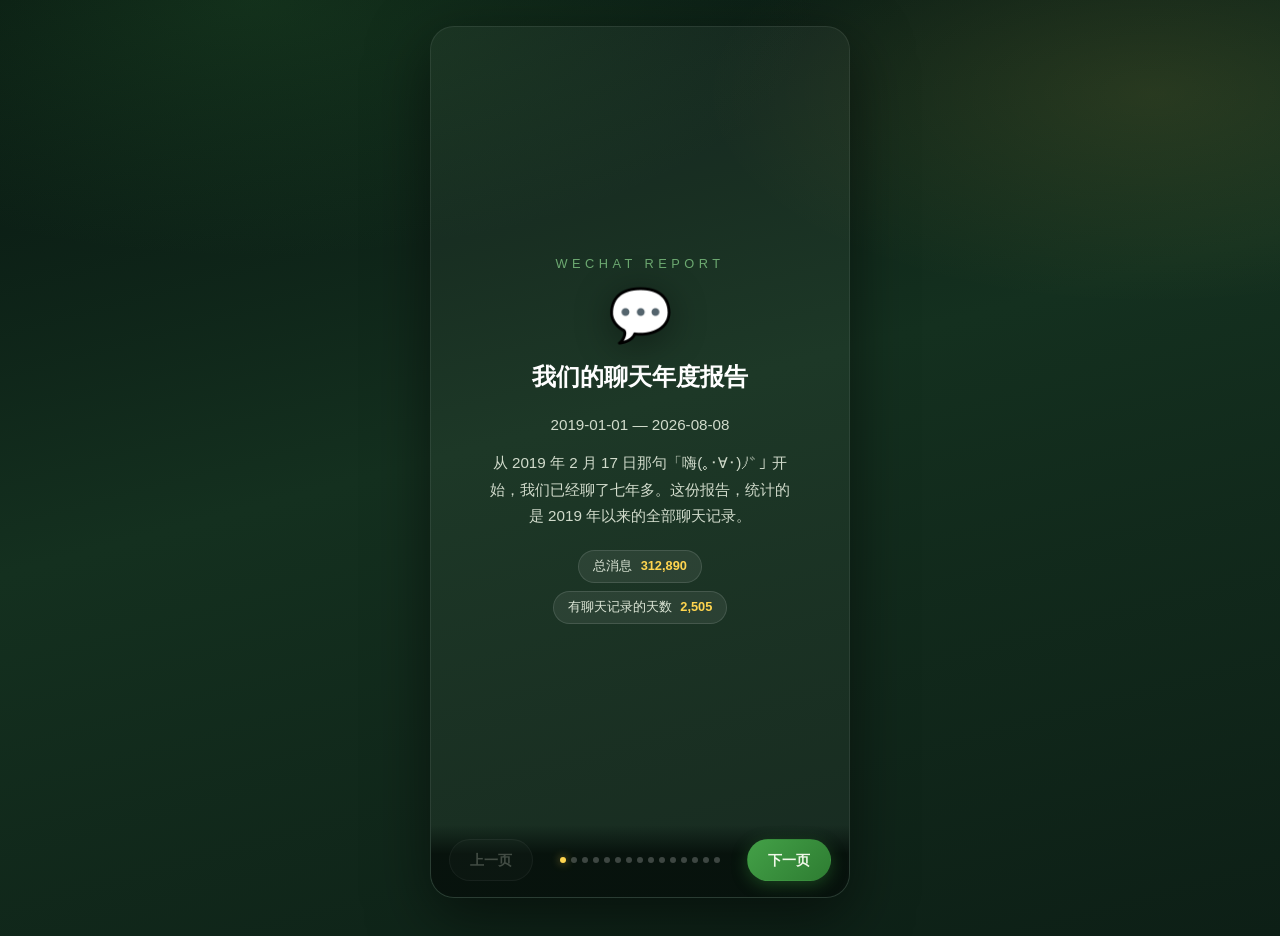
<file: 7749658f7c83bce1c44ce6f4a514c8c40bb57879/birthday/report.html>
<!DOCTYPE html>
<html lang="zh-CN">
<head>
  <meta charset="UTF-8">
  <meta name="viewport" content="width=device-width, initial-scale=1, viewport-fit=cover, maximum-scale=1, user-scalable=no">
  <meta name="robots" content="noindex, nofollow">
  <meta name="theme-color" content="#0d1f16">
  <title>我们的聊天年度报告 · 2019-2026</title>
  <link rel="stylesheet" href="./css/style.css">
  <style>
    body {
      margin: 0;
      min-height: 100vh;
      background:
        radial-gradient(ellipse 80% 50% at 20% 0%, rgba(67, 160, 71, 0.18), transparent 55%),
        radial-gradient(ellipse 70% 45% at 90% 10%, rgba(255, 213, 79, 0.1), transparent 50%),
        linear-gradient(165deg, #071510 0%, #14301f 45%, #0d1f16 100%);
      color: var(--text-light);
      overflow: hidden;
    }
    .report-stage {
      position: relative;
      height: 100vh;
      height: 100dvh;
      display: flex;
      align-items: center;
      justify-content: center;
      padding: calc(14px + env(safe-area-inset-top, 0px)) 16px calc(14px + env(safe-area-inset-bottom, 0px));
      box-sizing: border-box;
    }
    .report-deck {
      position: relative;
      width: min(420px, 100%);
      height: 100%;
      overflow: hidden;
      border-radius: 24px;
      background: rgba(255, 255, 255, 0.04);
      border: 1px solid rgba(255, 255, 255, 0.08);
      box-shadow: 0 20px 60px rgba(0, 0, 0, 0.5);
    }
    .report-card {
      position: absolute;
      inset: 0;
      display: flex;
      flex-direction: column;
      align-items: center;
      justify-content: center;
      text-align: center;
      padding: 44px 30px 88px;
      box-sizing: border-box;
      opacity: 0;
      transform: translateY(26px) scale(0.97);
      transition: opacity 0.55s ease, transform 0.55s ease;
      pointer-events: none;
      overflow-y: auto;
    }
    .report-card.active {
      opacity: 1;
      transform: none;
      pointer-events: auto;
    }
    .report-card.leaving {
      opacity: 0;
      transform: translateY(-26px) scale(0.97);
    }
    .rp-kicker {
      font-size: 0.8rem;
      letter-spacing: 0.35em;
      color: var(--primary-light);
      opacity: 0.8;
      margin-bottom: 14px;
    }
    .rp-emoji {
      font-size: 52px;
      margin-bottom: 14px;
      filter: drop-shadow(0 6px 18px rgba(0, 0, 0, 0.4));
    }
    .rp-title {
      font-size: 1.5rem;
      font-weight: 800;
      margin: 0 0 12px;
      color: #fff;
      line-height: 1.4;
    }
    .rp-big {
      font-size: 3.4rem;
      font-weight: 900;
      line-height: 1.15;
      color: var(--accent);
      margin: 8px 0 4px;
      text-shadow: 0 4px 24px rgba(255, 179, 0, 0.35);
    }
    .rp-big small {
      font-size: 1.1rem;
      font-weight: 600;
      color: var(--primary-light);
      margin-left: 4px;
    }
    .rp-text {
      font-size: 0.95rem;
      line-height: 1.75;
      color: rgba(241, 248, 233, 0.85);
      margin: 6px 0;
      max-width: 300px;
    }
    .rp-quote {
      margin: 16px auto 0;
      padding: 12px 16px;
      border-left: 3px solid var(--accent);
      border-radius: 0 12px 12px 0;
      background: rgba(255, 213, 79, 0.08);
      font-size: 0.86rem;
      line-height: 1.7;
      color: rgba(241, 248, 233, 0.9);
      max-width: 300px;
      text-align: left;
    }
    .rp-vs {
      display: flex;
      align-items: stretch;
      gap: 10px;
      width: 100%;
      max-width: 300px;
      margin: 14px 0 4px;
    }
    .rp-vs-side {
      flex: 1;
      padding: 14px 10px 12px;
      border-radius: 16px;
      background: rgba(255, 255, 255, 0.06);
      border: 1px solid rgba(255, 255, 255, 0.1);
    }
    .rp-vs-side.win {
      border-color: rgba(255, 213, 79, 0.55);
      background: rgba(255, 213, 79, 0.1);
      box-shadow: 0 0 24px rgba(255, 179, 0, 0.15);
    }
    .rp-vs-name {
      font-size: 0.8rem;
      color: var(--primary-light);
      margin-bottom: 6px;
    }
    .rp-vs-num {
      font-size: 1.7rem;
      font-weight: 800;
      color: #fff;
    }
    .rp-vs-sub {
      font-size: 0.72rem;
      color: rgba(241, 248, 233, 0.55);
      margin-top: 4px;
    }
    .rp-bars {
      width: 100%;
      max-width: 300px;
      margin: 12px 0 0;
    }
    .rp-bar-row {
      display: flex;
      align-items: center;
      gap: 8px;
      margin: 7px 0;
    }
    .rp-bar-label {
      width: 5.2em;
      font-size: 0.78rem;
      text-align: right;
      color: rgba(241, 248, 233, 0.8);
      flex-shrink: 0;
    }
    .rp-bar-track {
      flex: 1;
      height: 14px;
      border-radius: 8px;
      background: rgba(255, 255, 255, 0.08);
      overflow: hidden;
    }
    .rp-bar-fill {
      height: 100%;
      border-radius: 8px;
      background: linear-gradient(90deg, var(--primary), var(--accent));
      width: 0;
      transition: width 0.9s cubic-bezier(0.22, 1, 0.36, 1);
    }
    .rp-chips {
      display: flex;
      flex-wrap: wrap;
      gap: 8px;
      justify-content: center;
      margin-top: 14px;
      max-width: 300px;
    }
    .rp-chip {
      padding: 7px 14px;
      border-radius: 999px;
      background: rgba(255, 255, 255, 0.07);
      border: 1px solid rgba(255, 255, 255, 0.12);
      font-size: 0.8rem;
      color: rgba(241, 248, 233, 0.9);
    }
    .rp-chip b {
      color: var(--accent);
      font-weight: 800;
      margin-left: 5px;
    }
    .rp-hour-chart {
      display: flex;
      align-items: flex-end;
      gap: 3px;
      height: 96px;
      width: 100%;
      max-width: 300px;
      margin: 18px 0 2px;
    }
    .rp-hour-bar {
      flex: 1;
      border-radius: 4px 4px 0 0;
      background: linear-gradient(180deg, var(--accent), var(--primary));
      opacity: 0.85;
      min-height: 2px;
      position: relative;
    }
    .rp-hour-bar.peak {
      box-shadow: 0 0 14px rgba(255, 213, 79, 0.55);
      opacity: 1;
    }
    .rp-hour-axis {
      display: flex;
      justify-content: space-between;
      width: 100%;
      max-width: 300px;
      font-size: 0.66rem;
      color: rgba(241, 248, 233, 0.45);
      margin-top: 5px;
    }
    .rp-month-chart {
      display: flex;
      align-items: flex-end;
      gap: 2px;
      height: 82px;
      width: 100%;
      max-width: 300px;
      margin: 16px 0 2px;
    }
    .rp-month-bar {
      flex: 1;
      border-radius: 3px 3px 0 0;
      background: linear-gradient(180deg, var(--primary-light), var(--primary));
      opacity: 0.75;
      min-height: 2px;
    }
    .rp-month-bar.top {
      opacity: 1;
      background: linear-gradient(180deg, var(--accent), var(--accent-warm));
      box-shadow: 0 0 12px rgba(255, 179, 0, 0.4);
    }
    .report-nav {
      position: absolute;
      left: 0;
      right: 0;
      bottom: 0;
      display: flex;
      align-items: center;
      justify-content: space-between;
      gap: 10px;
      padding: 14px 18px calc(16px + env(safe-area-inset-bottom, 0px));
      background: linear-gradient(180deg, transparent, rgba(5, 15, 10, 0.88) 40%);
      z-index: 5;
    }
    .rp-nav-btn {
      border: 1px solid rgba(255, 255, 255, 0.2);
      background: rgba(255, 255, 255, 0.08);
      color: #f1f8e9;
      border-radius: 999px;
      min-width: 84px;
      min-height: 42px;
      padding: 0 18px;
      font-size: 0.88rem;
      font-weight: 600;
      cursor: pointer;
      transition: transform 0.15s, background 0.2s;
      -webkit-tap-highlight-color: transparent;
    }
    .rp-nav-btn:active {
      transform: scale(0.96);
    }
    .rp-nav-btn.primary {
      background: linear-gradient(135deg, var(--primary), var(--primary-dark));
      border-color: transparent;
      box-shadow: 0 4px 16px rgba(46, 125, 50, 0.45);
    }
    .rp-nav-btn[disabled] {
      opacity: 0.25;
      pointer-events: none;
    }
    .rp-dots {
      display: flex;
      gap: 5px;
    }
    .rp-dot {
      width: 6px;
      height: 6px;
      border-radius: 50%;
      background: rgba(255, 255, 255, 0.22);
      transition: all 0.3s;
    }
    .rp-dot.on {
      background: var(--accent);
      box-shadow: 0 0 8px rgba(255, 213, 79, 0.6);
    }
    .rp-error {
      color: #ffab91;
      font-size: 0.85rem;
      line-height: 1.7;
    }
    .rp-fallback-emoji {
      font-size: 30px;
      line-height: 1;
    }
  </style>
</head>
<body>
  <div class="report-stage">
    <div class="report-deck" id="report-deck">
      <div class="report-nav">
        <button type="button" class="rp-nav-btn" id="rp-prev">上一页</button>
        <div class="rp-dots" id="rp-dots"></div>
        <button type="button" class="rp-nav-btn primary" id="rp-next">下一页</button>
      </div>
    </div>
  </div>

  <script>
    (function () {
      var deck = document.getElementById("report-deck");
      var dotsEl = document.getElementById("rp-dots");
      var prevBtn = document.getElementById("rp-prev");
      var nextBtn = document.getElementById("rp-next");
      var cards = [];
      var cur = 0;

      function h(html) {
        var t = document.createElement("template");
        t.innerHTML = html.trim();
        return t.content.firstElementChild;
      }

      function fmtNum(n) {
        return Number(n || 0).toLocaleString("zh-Hans-CN");
      }

      function pct(part, total) {
        if (!total) return 0;
        return Math.round((part / total) * 100);
      }

      function buildCards(d) {
        var list = [];
        var sheName = "Sasa";
        var meName = "Lin";
        var range = d.range || {};
        var she = (d.talker && d.talker.she) || 0;
        var me = (d.talker && d.talker.me) || 0;
        var reply = d.replySpeed || {};
        var media = d.media || {};
        var busiest = d.busiestDay || {};

        /* 1 封面 */
        list.push(h(
          '<div class="report-card">' +
            '<p class="rp-kicker">WECHAT&nbsp;REPORT</p>' +
            '<div class="rp-emoji">💬</div>' +
            '<h2 class="rp-title">我们的聊天年度报告</h2>' +
            '<p class="rp-text">' + (range.start || "") + " — " + (range.end || "") + '</p>' +
            '<p class="rp-text">从 2019 年 2 月 17 日那句「嗨(｡･∀･)ﾉﾞ」开始，我们已经聊了七年多。这份报告，统计的是 2019 年以来的全部聊天记录。</p>' +
            '<div class="rp-chips"><span class="rp-chip">总消息 <b>' + fmtNum(d.total) + '</b></span><span class="rp-chip">有聊天记录的天数 <b>' + fmtNum(d.activeDays) + '</b></span></div>' +
          '</div>'
        ));

        /* 2 总量 */
        list.push(h(
          '<div class="report-card">' +
            '<p class="rp-kicker">MESSAGE&nbsp;TOTAL</p>' +
            '<div class="rp-emoji">📈</div>' +
            '<div class="rp-big">' + fmtNum(d.total) + '<small>条</small></div>' +
            '<p class="rp-text">这 ' + (range.days || 2771) + ' 天，我们互相发了 ' + fmtNum(d.total) + ' 条消息</p>' +
            '<p class="rp-text">平均每天 <b style="color:var(--accent)">' + (d.avgPerDay || 0) + '</b> 条，几乎天天都有话说</p>' +
            '<p class="rp-text">其中有聊天记录的日子，占全部的 <b style="color:var(--accent)">' + pct(d.activeDays, range.days) + '%</b></p>' +
          '</div>'
        ));

        /* 3 谁说得多 */
        list.push(h(
          '<div class="report-card">' +
            '<p class="rp-kicker">WHO&nbsp;TALKS&nbsp;MORE</p>' +
            '<div class="rp-emoji">⚖️</div>' +
            '<h2 class="rp-title">谁的话更多？</h2>' +
            '<div class="rp-vs">' +
              '<div class="rp-vs-side ' + (she >= me ? "win" : "") + '"><div class="rp-vs-name">' + sheName + '</div><div class="rp-vs-num">' + fmtNum(she) + '</div><div class="rp-vs-sub">占比 ' + pct(she, she + me) + '%</div></div>' +
              '<div class="rp-vs-side ' + (me > she ? "win" : "") + '"><div class="rp-vs-name">' + meName + '</div><div class="rp-vs-num">' + fmtNum(me) + '</div><div class="rp-vs-sub">占比 ' + pct(me, she + me) + '%</div></div>' +
            '</div>' +
            '<p class="rp-text" style="margin-top:12px">按字数算，' + sheName + ' 打了 ' + fmtNum((d.chars && d.chars.she) || 0) + ' 个字，' + meName + ' 打了 ' + fmtNum((d.chars && d.chars.me) || 0) + ' 个字——Sasa 赢得更明显 💪</p>' +
          '</div>'
        ));

        /* 4 最忙的一天 */
        if (busiest.date) {
          var bm = busiest.msg;
          list.push(h(
            '<div class="report-card">' +
              '<p class="rp-kicker">BUSIEST&nbsp;DAY</p>' +
              '<div class="rp-emoji">🔥</div>' +
              '<div class="rp-big">' + fmtNum(busiest.count) + '<small>条 / 天</small></div>' +
              '<p class="rp-text">最热闹的一天是 <b style="color:var(--accent)">' + busiest.date + '</b></p>' +
              (bm ? '<div class="rp-quote">那天 ' + (bm.who === "she" ? sheName : meName) + ' 说：「' + (bm.text || "") + '」<br><span style="opacity:0.6">' + (bm.dt || "") + '</span></div>' : "") +
              '<p class="rp-text" style="margin-top:12px">一天 ' + fmtNum(busiest.count) + ' 条，相当于每两分钟就有一句「在吗」「吃了吗」「哈哈哈」</p>' +
            '</div>'
          ));
        }

        /* 5 时段分布 */
        var hourly = d.hourly || {};
        var peak = d.peakHour != null ? d.peakHour : 8;
        var hourBars = "";
        var maxH = 1;
        for (var k in hourly) { if (hourly[k] > maxH) maxH = hourly[k]; }
        for (var i = 0; i < 24; i++) {
          var v = hourly[String(i)] || 0;
          var hgt = Math.max(2, Math.round((v / maxH) * 92));
          hourBars += '<div class="rp-hour-bar' + (i === peak ? " peak" : "") + '" style="height:' + hgt + 'px" title="' + i + '点: ' + v + '条"></div>';
        }
        list.push(h(
          '<div class="report-card">' +
            '<p class="rp-kicker">DAILY&nbsp;RHYTHM</p>' +
            '<div class="rp-emoji">⏰</div>' +
            '<h2 class="rp-title">我们的聊天生物钟</h2>' +
            '<div class="rp-hour-chart">' + hourBars + '</div>' +
            '<div class="rp-hour-axis"><span>0点</span><span>6点</span><span>12点</span><span>18点</span><span>23点</span></div>' +
            '<p class="rp-text" style="margin-top:10px">最活跃的时段是 <b style="color:var(--accent)">' + peak + ' 点</b>——这个钟点，消息准时开工</p>' +
            '<p class="rp-text">晚高峰在 18-19 点，下班路上接着聊；深夜偶尔也有我们的悄悄话 🌙</p>' +
          '</div>'
        ));

        /* 6 月度曲线 */
        var monthly = d.monthly || {};
        /* 6 年度心跳（2019 以来按年聚合） */
        var monthly = d.monthly || {};
        var yearly = {};
        var maxM = 1;
        var topMonth = "";
        for (var mk in monthly) {
          var yk = mk.substring(0, 4);
          yearly[yk] = (yearly[yk] || 0) + monthly[mk];
          if (monthly[mk] > maxM) { maxM = monthly[mk]; topMonth = mk; }
        }
        var monthBars = "";
        for (var mk2 in monthly) {
          var mh = Math.max(2, Math.round((monthly[mk2] / maxM) * 78));
          monthBars += '<div class="rp-month-bar' + (mk2 === topMonth ? " top" : "") + '" style="height:' + mh + 'px" title="' + mk2 + ': ' + monthly[mk2] + '条"></div>';
        }
        var yearBars = "";
        var maxY = 1;
        for (var yb in yearly) { if (yearly[yb] > maxY) maxY = yearly[yb]; }
        for (var yb2 in yearly) {
          var yh = Math.max(2, Math.round((yearly[yb2] / maxY) * 78));
          yearBars += '<div class="rp-month-bar' + (yearly[yb2] === maxY ? " top" : "") + '" style="height:' + yh + 'px" title="' + yb2 + ' 年: ' + yearly[yb2] + '条"></div>';
        }
        list.push(h(
          '<div class="report-card">' +
            '<p class="rp-kicker">YEARLY&nbsp;HEARTBEAT</p>' +
            '<div class="rp-emoji">🗓️</div>' +
            '<h2 class="rp-title">逐年心跳</h2>' +
            '<div class="rp-month-chart">' + yearBars + '</div>' +
            '<p class="rp-text" style="margin-top:10px">消息最多的一年发了 <b style="color:var(--accent)">' + fmtNum(maxY) + '</b> 条</p>' +
            '<p class="rp-text">聊得最疯的单月是 ' + (topMonth || "").replace("-", " 年 ") + ' 月——那个月有 ' + fmtNum(maxM) + ' 条消息</p>' +
          '</div>'
        ));

        /* 7 谁先开口 */
        var fod = d.firstOfDay || {};
        var fodShe = fod.she || 0;
        var fodMe = fod.me || 0;
        list.push(h(
          '<div class="report-card">' +
            '<p class="rp-kicker">WHO&nbsp;TEXTS&nbsp;FIRST</p>' +
            '<div class="rp-emoji">🌅</div>' +
            '<h2 class="rp-title">谁先开口？</h2>' +
            '<div class="rp-vs">' +
              '<div class="rp-vs-side ' + (fodShe >= fodMe ? "win" : "") + '"><div class="rp-vs-name">' + sheName + '</div><div class="rp-vs-num">' + fodShe + '</div><div class="rp-vs-sub">天先开口</div></div>' +
              '<div class="rp-vs-side ' + (fodMe > fodShe ? "win" : "") + '"><div class="rp-vs-name">' + meName + '</div><div class="rp-vs-num">' + fodMe + '</div><div class="rp-vs-sub">天先开口</div></div>' +
            '</div>' +
            '<p class="rp-text" style="margin-top:12px">每一句早上的「早」、上班摸鱼的碎碎念，都是想念的开始～</p>' +
          '</div>'
        ));

        /* 8 回复速度 */
        var meMed = reply.meMedianSec || 0;
        var herMed = reply.herMedianSec || 0;
        function fmtSec(s) {
          if (s < 60) return s + " 秒";
          var m = Math.round(s / 60);
          if (m < 60) return m + " 分钟";
          return (m / 60).toFixed(1) + " 小时";
        }
        list.push(h(
          '<div class="report-card">' +
            '<p class="rp-kicker">REPLY&nbsp;SPEED</p>' +
            '<div class="rp-emoji">⚡</div>' +
            '<h2 class="rp-title">秒回大赛</h2>' +
            '<div class="rp-vs">' +
              '<div class="rp-vs-side ' + (meMed <= herMed ? "win" : "") + '"><div class="rp-vs-name">' + meName + '</div><div class="rp-vs-num">' + fmtSec(meMed) + '</div><div class="rp-vs-sub">回复中位数</div></div>' +
              '<div class="rp-vs-side ' + (herMed < meMed ? "win" : "") + '"><div class="rp-vs-name">' + sheName + '</div><div class="rp-vs-num">' + fmtSec(herMed) + '</div><div class="rp-vs-sub">回复中位数</div></div>' +
            '</div>' +
            '<p class="rp-text" style="margin-top:12px">' + (meMed <= herMed ? meName + " 拿下了秒回冠军🏆——毕竟老婆的消息必须第一时间响应" : sheName + " 才是隐藏的秒回高手，" + meName + " 还要加油") + '</p>' +
          '</div>'
        ));

        /* 9 口头禅 */
        var ph = d.phrasesHer || [];
        var pm = d.phrasesMe || [];
        var chipsHer = "";
        ph.slice(0, 6).forEach(function (p) {
          chipsHer += '<span class="rp-chip">' + p[0] + ' ×' + fmtNum(p[1]) + '</span>';
        });
        var chipsMe = "";
        pm.slice(0, 6).forEach(function (p) {
          chipsMe += '<span class="rp-chip">' + p[0] + ' ×' + fmtNum(p[1]) + '</span>';
        });

        list.push(h(
          '<div class="report-card">' +
            '<p class="rp-kicker">CATCHPHRASES</p>' +
            '<div class="rp-emoji">🗣️</div>' +
            '<h2 class="rp-title">我们的口头禅</h2>' +
            '<p class="rp-text" style="margin-bottom:2px">' + sheName + ' 最常说：</p>' +
            '<div class="rp-chips">' + chipsHer + '</div>' +
            '<p class="rp-text" style="margin:12px 0 2px">' + meName + ' 最常说：</p>' +
            '<div class="rp-chips">' + chipsMe + '</div>' +
          '</div>'
        ));

        /* 11 电话时刻 */
        list.push(h(
          '<div class="report-card">' +
            '<p class="rp-kicker">CALL&nbsp;MOMENTS</p>' +
            '<div class="rp-emoji">📞</div>' +
            '<div class="rp-big">' + fmtNum(media.calls || 0) + '<small>次</small></div>' +
            '<p class="rp-text">这些年我们打了 ' + fmtNum(media.calls || 0) + ' 次网络电话</p>' +
            '<p class="rp-text">文字聊不完的，就用声音说 🎧</p>' +
            '<div class="rp-quote">语音消息：' + sheName + ' ' + (media.voiceShe || 0) + ' 条 / ' + meName + ' ' + (media.voiceMe || 0) + ' 条<br>我们都是打字区选手，但该打电话的时候从不犹豫</div>' +
          '</div>'
        ));

        /* 12 关键词 */
        var kw = d.keywords || [];
        var kwChips = "";
        kw.slice(0, 10).forEach(function (p) {
          kwChips += '<span class="rp-chip">' + p[0] + '<b>' + fmtNum(p[1]) + '</b></span>';
        });
        list.push(h(
          '<div class="report-card">' +
            '<p class="rp-kicker">KEYWORDS</p>' +
            '<div class="rp-emoji">🔑</div>' +
            '<h2 class="rp-title">这些年聊得最多的词</h2>' +
            '<div class="rp-chips">' + kwChips + '</div>' +
            '<p class="rp-text" style="margin-top:14px">「哈哈哈」断层第一——快乐是我们聊天的底色 😄</p>' +
            '<p class="rp-text">「吃饭」「红包」「奶茶」紧随其后，务实型couple认证 ✅</p>' +
          '</div>'
        ));

        /* 13 婚礼记忆 */
        list.push(h(
          '<div class="report-card">' +
            '<p class="rp-kicker">WEDDING&nbsp;MEMORY</p>' +
            '<div class="rp-emoji">💒</div>' +
            '<h2 class="rp-title">2025 年，我们结婚了</h2>' +
            '<p class="rp-text">从「婚礼五万、蜜月五万」的预算玩笑，到《S&J 的婚礼特别行动方案》正式立项</p>' +
            '<p class="rp-text">' + sheName + ' 在飞机上写誓词，说「我的誓词绝对全场爆笑」</p>' +
            '<p class="rp-text">我们没请策划师，只请了一位婚礼管家，一切自己来</p>' +
            '<div class="rp-quote">2025-03-15 · 鲸鱼艺创空间 · 3.15 婚礼答谢-筹备任务清单 ✅ 全部完成</div>' +
          '</div>'
        ));

        /* 14 人物画像 · Sasa */
        list.push(h(
          '<div class="report-card">' +
            '<p class="rp-kicker">CHARACTER&nbsp;PROFILE</p>' +
            '<div class="rp-emoji">👰🏻‍♀️</div>' +
            '<h2 class="rp-title">' + sheName + ' · 聊天画像</h2>' +
            '<div class="rp-chips"><span class="rp-chip">🛍️ 购物雷达</span><span class="rp-chip">💼 职场观察员</span><span class="rp-chip">🍜 干饭主力</span><span class="rp-chip">🔍 十万个为什么</span><span class="rp-chip">💛 撒娇大师</span></div>' +
            '<p class="rp-text" style="margin-top:14px">七年 ' + fmtNum(147892) + ' 条消息，平均每条 9 个字</p>' +
            '<p class="rp-text">话题榜：剁手购物 &gt; 职场日常 &gt; 美食干饭 &gt; 家人朋友</p>' +
            '<p class="rp-text">最爱 emoji：😂 ×2354，笑点低实锤</p>' +
            '<div class="rp-quote" style="margin-top:14px">画像总结：生活里的采购部长兼行程规划师，看到好东西第一反应是分享，看到你在忙第一反应是叮嘱。操心是爱你的方式，砍价是持家的艺术。</div>' +
          '</div>'
        ));

        /* 15 人物画像 · Lin */
        list.push(h(
          '<div class="report-card">' +
            '<p class="rp-kicker">CHARACTER&nbsp;PROFILE</p>' +
            '<div class="rp-emoji">🧑🏻‍💻</div>' +
            '<h2 class="rp-title">' + meName + ' · 聊天画像</h2>' +
            '<div class="rp-chips"><span class="rp-chip">🍜 干饭先锋</span><span class="rp-chip">🛒 代购司机</span><span class="rp-chip">💼 摸鱼同事</span><span class="rp-chip">💘 甜蜜担当</span><span class="rp-chip">👌 OK之神</span></div>' +
            '<p class="rp-text" style="margin-top:14px">七年 ' + fmtNum(164998) + ' 条消息，平均每条 6.6 个字——字少但条条到位</p>' +
            '<p class="rp-text">话题榜：美食干饭 &gt; 购物剁手 &gt; 工作吐槽 &gt; 婚礼家庭</p>' +
            '<p class="rp-text">「嗯嗯好」系列出场 50+ 次，配合度满分</p>' +
            '<div class="rp-quote" style="margin-top:14px">画像总结：话不多的行动派。你负责种草和规划，他负责下单和跑腿；聊天记录里「好的」「行」「嗯嗯」最多，但每一个都是「听你的」。</div>' +
          '</div>'
        ));

        /* 16 尾声 */
        var nl = d.nightOwl || {};
        list.push(h(
          '<div class="report-card">' +
            '<p class="rp-kicker">TO&nbsp;BE&nbsp;CONTINUED</p>' +
            '<div class="rp-emoji">🎆</div>' +
            '<h2 class="rp-title">未完待续</h2>' +
            '<p class="rp-text">七年前，一句「嗨(｡･∀･)ﾉﾞ」开启了我们全部的故事</p>' +
            '<p class="rp-text">七年间，' + fmtNum(d.total) + ' 条消息、' + fmtNum(d.activeDays) + ' 天相伴、' + fmtNum(media.calls || 0) + ' 次通话</p>' +
            '<p class="rp-text">有 ' + (nl.lateDays || 0) + ' 个深夜，我们还舍不得说晚安</p>' +
            '<p class="rp-text" style="margin-top:10px;color:var(--accent)">下一个七年，继续聊下去吧 ❤️</p>' +
          '</div>'
        ));

        return list;
      }

      function buildFallback() {
        return [h(
          '<div class="report-card active">' +
            '<div class="rp-emoji">💭</div>' +
            '<h2 class="rp-title">报告加载中…</h2>' +
            '<p class="rp-text">请用本地服务器打开本页</p>' +
          '</div>'
        )];
      }

      function renderDots() {
        dotsEl.innerHTML = "";
        cards.forEach(function (c, i) {
          var d = document.createElement("span");
          d.className = "rp-dot" + (i === cur ? " on" : "");
          dotsEl.appendChild(d);
        });
        prevBtn.disabled = cur === 0;
        nextBtn.textContent = cur === cards.length - 1 ? "再看一遍" : "下一页";
      }

      function show(i, dir) {
        if (i < 0 || i >= cards.length) return;
        var old = cards[cur];
        var nw = cards[i];
        if (old && old !== nw) {
          old.classList.add("leaving");
          old.classList.remove("active");
          setTimeout(function () { old.classList.remove("leaving"); }, 550);
        }
        cur = i;
        nw.classList.add("active");
        nw.scrollTop = 0;
        renderDots();
        animateCard(nw);
      }

      function animateCard(card) {
        var bars = card.querySelectorAll(".rp-bar-fill");
        bars.forEach(function (b) { b.style.width = "0"; });
        requestAnimationFrame(function () {
          requestAnimationFrame(function () {
            bars.forEach(function (b) { b.style.width = (b.getAttribute("data-w") || "0") + "%"; });
          });
        });
      }

      function start() {
        cards.forEach(function (c) { deck.insertBefore(c, deck.firstChild); });
        renderDots();
        show(0);
      }

      prevBtn.addEventListener("click", function () { show(cur - 1); });
      nextBtn.addEventListener("click", function () {
        if (cur === cards.length - 1) { show(0); return; }
        show(cur + 1);
      });

      var startTouchX = null;
      deck.addEventListener("touchstart", function (e) {
        startTouchX = e.touches[0].clientX;
      }, { passive: true });
      deck.addEventListener("touchend", function (e) {
        if (startTouchX == null) return;
        var dx = e.changedTouches[0].clientX - startTouchX;
        startTouchX = null;
        if (Math.abs(dx) > 60) {
          if (dx < 0) nextBtn.click();
          else prevBtn.click();
        }
      }, { passive: true });

      fetch("./data/report-data.json?v=" + Date.now())
        .then(function (r) { if (!r.ok) throw new Error("load failed"); return r.json(); })
        .then(function (d) {
          cards = buildCards(d);
          start();
        })
        .catch(function () {
          cards = buildFallback();
          start();
        });
    })();
  </script>
</body>
</html>
</file>
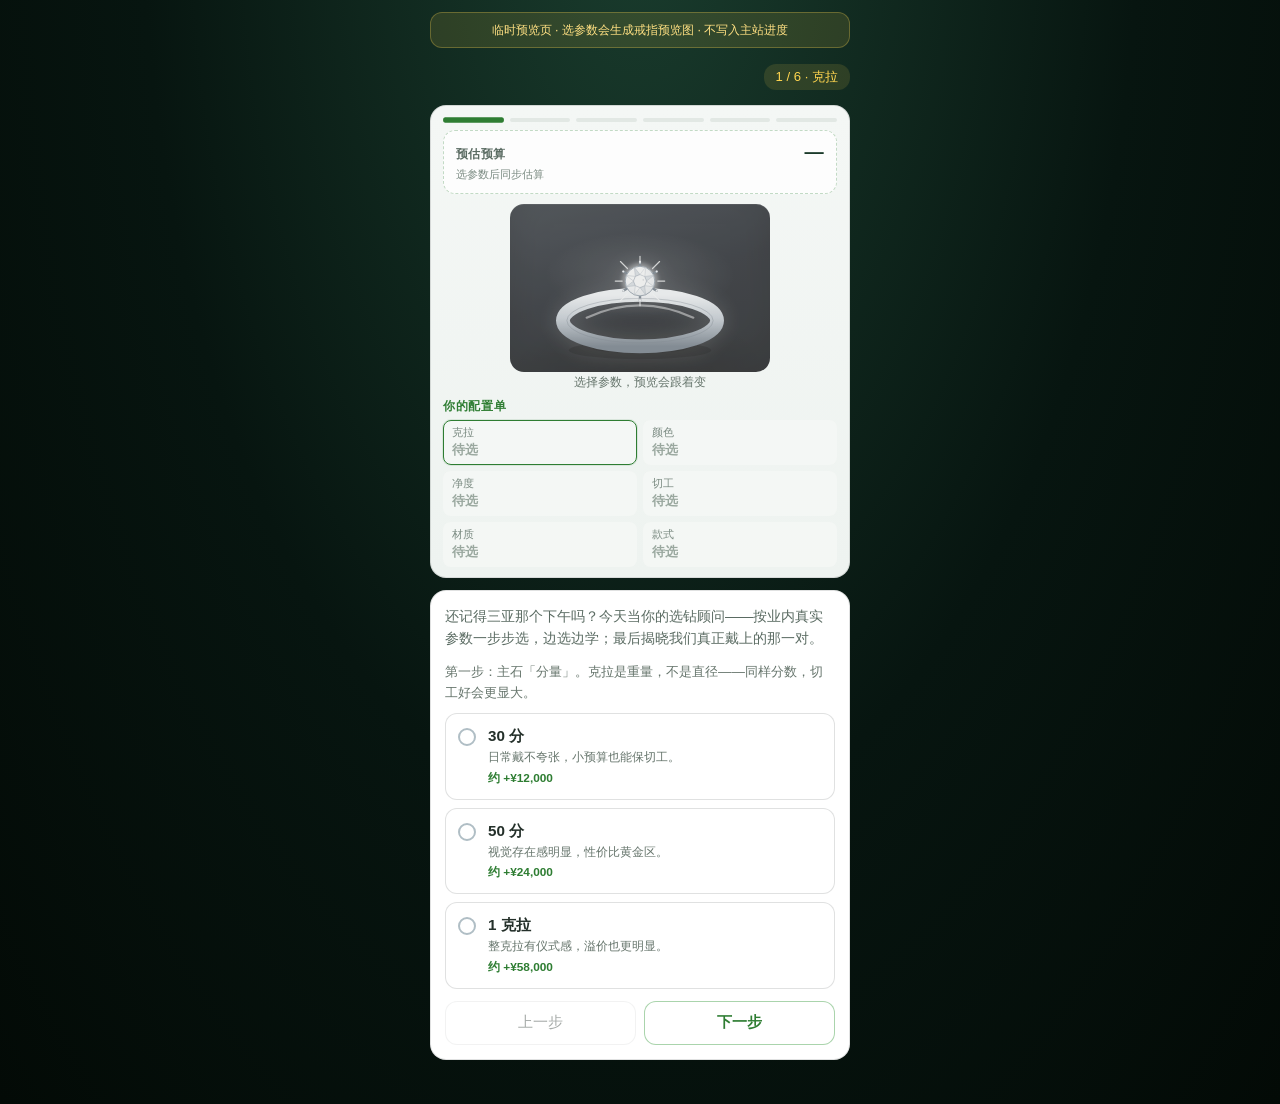
<file: 7749658f7c83bce1c44ce6f4a514c8c40bb57879/birthday/sanya-preview.html>
<!DOCTYPE html>
<html lang="zh-CN">
<head>
  <meta charset="UTF-8">
  <meta name="viewport" content="width=device-width, initial-scale=1, viewport-fit=cover, maximum-scale=1, user-scalable=no">
  <meta name="robots" content="noindex, nofollow">
  <meta name="theme-color" content="#1a3d2e">
  <title>三亚站 · 选钻小课堂（临时预览）</title>
  <link rel="stylesheet" href="./css/style.css">
  <style>
    body {
      padding: calc(12px + env(safe-area-inset-top, 0px)) 16px calc(24px + env(safe-area-inset-bottom, 0px));
    }
    .preview-banner {
      max-width: 420px;
      margin: 0 auto 10px;
      padding: 8px 12px;
      border-radius: 12px;
      background: rgba(255, 213, 79, 0.12);
      border: 1px solid rgba(255, 213, 79, 0.28);
      color: #ffe082;
      font-size: 0.78rem;
      text-align: center;
      line-height: 1.45;
    }
    #overlay-ringdesign {
      position: relative;
      inset: auto;
      z-index: 1;
      background: transparent;
      backdrop-filter: none;
      -webkit-backdrop-filter: none;
      overflow: visible;
      padding: 0;
      animation: none;
      max-width: 420px;
      margin: 0 auto;
    }
    #overlay-ringdesign .overlay-topbar { margin-bottom: 10px; }
    #overlay-ringdesign .btn-back {
      visibility: hidden;
      pointer-events: none;
    }
    .overlay-ringdesign { background: transparent !important; }
    .ring-result-overlay {
      position: fixed;
      inset: 0;
      z-index: 50;
    }
  </style>
</head>
<body>
  <p class="preview-banner">临时预览页 · 选参数会生成戒指预览图 · 不写入主站进度</p>

  <section id="overlay-ringdesign" class="project-overlay overlay-ringdesign">
    <div class="overlay-topbar">
      <button type="button" class="btn-back" tabindex="-1">预览</button>
      <span class="overlay-badge" id="ring-step-label">1 / 6 · 克拉</span>
    </div>

    <div class="ring-atelier" id="ring-design-wrap">
      <div class="ring-showcase" id="ring-showcase">
        <div class="ring-progress" id="ring-progress" aria-hidden="true"></div>
        <div class="ring-budget" id="ring-budget">
          <div class="ring-budget-row">
            <span class="ring-budget-label" id="ring-budget-label">预估预算</span>
            <strong class="ring-budget-value" id="ring-budget-value">—</strong>
          </div>
          <p class="ring-budget-hint" id="ring-budget-hint">选参数后同步估算</p>
        </div>
        <div id="ring-preview-svg" class="ring-preview-svg" aria-hidden="true"></div>
        <p class="ring-preview-caption" id="ring-preview-caption">选择参数，预览会跟着变</p>
        <p class="ring-sheet-title" id="ring-sheet-title">你的配置单</p>
        <ul class="ring-sheet" id="ring-sheet"></ul>
      </div>

      <div class="ring-step-panel" id="ring-step-panel">
        <p class="ring-intro" id="ring-intro"></p>

        <div class="ring-step active" data-step="param">
          <p class="ring-step-hint" id="ring-param-hint"></p>
          <div class="ring-choice-list" id="ring-param-opts"></div>
          <p class="ring-tip hidden" id="ring-tip"></p>
        </div>

        <div class="ring-step" data-step="done">
          <p class="ring-summary-title" id="ring-summary-title">配置完成</p>
          <ul class="ring-summary-list" id="ring-summary-list"></ul>
          <div class="ring-tease" id="ring-tease"></div>
          <button type="button" class="btn-primary ring-confirm-btn" id="ring-finalize-btn"></button>
        </div>

        <div class="ring-nav">
          <button type="button" class="ring-nav-btn" id="ring-prev-btn">上一步</button>
          <button type="button" class="ring-nav-btn ring-nav-next" id="ring-next-btn">下一步</button>
        </div>
      </div>
    </div>
  </section>

  <script>
(function () {
  function $(id) { return document.getElementById(id); }
  function escapeHtml(str) {
    return String(str || "")
      .replace(/&/g, "&amp;").replace(/</g, "&lt;")
      .replace(/>/g, "&gt;").replace(/"/g, "&quot;");
  }

  var data = null;
  var ringParamIndex = 0;
  var ringPhase = "param";
  var ringChoices = {};

  function getSteps() { return (data && data.paramSteps) || []; }
  function getOption(stepId, optionId) {
    var step = getSteps().find(function (s) { return s.id === stepId; });
    if (!step) return null;
    return (step.options || []).find(function (o) { return o.id === optionId; }) || null;
  }

  function getState() {
    return {
      carat: ringChoices.carat || "50",
      color: ringChoices.color || "gh",
      clarity: ringChoices.clarity || "vs",
      cut: ringChoices.cut || "3ex",
      metal: ringChoices.metal || "platinum",
      style: ringChoices.style || "solitaire",
      locked: {
        carat: !!ringChoices.carat,
        color: !!ringChoices.color,
        clarity: !!ringChoices.clarity,
        cut: !!ringChoices.cut,
        metal: !!ringChoices.metal,
        style: !!ringChoices.style
      }
    };
  }

  function metalPalette(id) {
    if (id === "rosegold") return { band: "#d4a08c", light: "#f6ddd0", dark: "#8f5c4c", mid: "#e0b8a8" };
    if (id === "white18k") return { band: "#e5e8ec", light: "#ffffff", dark: "#8992a0", mid: "#cfd4da" };
    return { band: "#c8d0d8", light: "#f8fafc", dark: "#6d7986", mid: "#aeb8c2" };
  }
  function gemPalette(id) {
    if (id === "df") return { body: "#e9f2fb", glow: "#ffffff", edge: "#88a4c2", facetLight: "#ffffff", facetDark: "#cfe1f2", tableCore: "#ffffff" };
    if (id === "ij") return { body: "#f5ead1", glow: "#fffaf0", edge: "#bd9a63", facetLight: "#fffaf0", facetDark: "#ecd6a8", tableCore: "#fffdf6" };
    return { body: "#edf0f3", glow: "#ffffff", edge: "#8f9ca9", facetLight: "#ffffff", facetDark: "#dbe1e7", tableCore: "#ffffff" };
  }
  function caratR(id) { return id === "30" ? 11 : id === "100" ? 20 : 15; }
  function cutSparkle(id) {
    if (id === "good") return { rays: 4, opacity: 0.28, facetBoost: 0.5 };
    if (id === "vg") return { rays: 6, opacity: 0.5, facetBoost: 0.78 };
    return { rays: 8, opacity: 0.82, facetBoost: 1 };
  }
  function polarPt(cx, cy, r, deg) {
    var rad = (deg * Math.PI) / 180;
    return [(cx + r * Math.cos(rad)).toFixed(1), (cy + r * Math.sin(rad)).toFixed(1)];
  }
  function clarityMarks(id, cx, cy, r) {
    if (id === "vvs") return "";
    if (id === "vs") {
      return '<circle cx="' + (cx + r * 0.22) + '" cy="' + (cy - r * 0.08) + '" r="0.8" fill="rgba(70,80,90,0.2)"/>';
    }
    return '<circle cx="' + (cx + r * 0.26) + '" cy="' + (cy - r * 0.1) + '" r="1.1" fill="rgba(60,70,80,0.3)"/>' +
      '<circle cx="' + (cx - r * 0.2) + '" cy="' + (cy + r * 0.24) + '" r="0.7" fill="rgba(60,70,80,0.24)"/>';
  }
  function sparkleRays(cx, cy, r, cut) {
    var html = "", n = cut.rays;
    for (var i = 0; i < n; i++) {
      var a = (Math.PI * 2 * i) / n - Math.PI / 2;
      var x1 = cx + Math.cos(a) * (r + 3);
      var y1 = cy + Math.sin(a) * (r + 3);
      var x2 = cx + Math.cos(a) * (r + 10 + (i % 2) * 3);
      var y2 = cy + Math.sin(a) * (r + 10 + (i % 2) * 3);
      html += '<line x1="' + x1.toFixed(1) + '" y1="' + y1.toFixed(1) +
        '" x2="' + x2.toFixed(1) + '" y2="' + y2.toFixed(1) +
        '" stroke="rgba(255,255,255,' + cut.opacity + ')" stroke-width="1.2" stroke-linecap="round"/>';
    }
    return html;
  }

  /* Round brilliant top-view: octagon table + 8 kite/star facets to the girdle. */
  function facetedGem(cx, cy, r, gem, cut, clarityId, uid) {
    var tableR = r * 0.44;
    var angles = [];
    var i;
    for (i = 0; i < 8; i++) angles.push(-90 + i * 45);
    function tablePt(idx) { return polarPt(cx, cy, tableR, angles[((idx % 8) + 8) % 8]); }
    function girdlePt(idx) { return polarPt(cx, cy, r, angles[((idx % 8) + 8) % 8] + 22.5); }

    var html = '<circle cx="' + cx + '" cy="' + cy + '" r="' + r + '" fill="url(#' + uid + 'gem)" stroke="' + gem.edge + '" stroke-width="1"/>';

    for (i = 0; i < 8; i++) {
      var p1 = tablePt(i), p2 = tablePt(i + 1), p3 = girdlePt(i);
      var shade = i % 2 === 0 ? gem.facetLight : gem.facetDark;
      html += '<polygon points="' + p1.join(",") + " " + p2.join(",") + " " + p3.join(",") +
        '" fill="' + shade + '" stroke="' + gem.edge + '" stroke-width="0.4" opacity="0.92"/>';
    }

    var tablePts = [];
    for (i = 0; i < 8; i++) tablePts.push(tablePt(i).join(","));
    html += '<polygon points="' + tablePts.join(" ") + '" fill="url(#' + uid + 'table)" stroke="' + gem.edge + '" stroke-width="0.5"/>';

    var flashA = [tablePt(0), tablePt(1), girdlePt(0)].map(function (p) { return p.join(","); }).join(" ");
    var flashB = [tablePt(4), tablePt(5), girdlePt(4)].map(function (p) { return p.join(","); }).join(" ");
    html += '<polygon points="' + flashA + '" fill="#ffffff" opacity="' + (0.55 * cut.facetBoost).toFixed(2) + '"/>';
    html += '<polygon points="' + flashB + '" fill="#ffffff" opacity="' + (0.3 * cut.facetBoost).toFixed(2) + '"/>';

    var glint = polarPt(cx, cy, tableR * 0.4, -55);
    html += '<circle cx="' + glint[0] + '" cy="' + glint[1] + '" r="' + Math.max(1, r * 0.1).toFixed(1) +
      '" fill="#ffffff" opacity="' + cut.opacity + '"/>';

    html += clarityMarks(clarityId, cx, cy, r);
    html += sparkleRays(cx, cy, r, cut);
    return html;
  }

  /* Small round stones (pave etc.) — gradient body + a single catch-light dot. */
  function simpleGem(cx, cy, r, gem, uid) {
    var hl = polarPt(cx, cy, r * 0.32, -50);
    return '<circle cx="' + cx.toFixed(1) + '" cy="' + cy.toFixed(1) + '" r="' + r.toFixed(1) +
      '" fill="url(#' + uid + 'gem)" stroke="' + gem.edge + '" stroke-width="0.5"/>' +
      '<circle cx="' + hl[0] + '" cy="' + hl[1] + '" r="' + Math.max(0.6, r * 0.32).toFixed(1) +
      '" fill="#ffffff" opacity="0.85"/>';
  }

  function ringSvg(state) {
    var s = state || getState();
    var metal = metalPalette(s.metal);
    var gem = gemPalette(s.color);
    var r = caratR(s.carat);
    var cut = cutSparkle(s.cut);
    var style = s.style || "solitaire";
    var uid = "rg" + Math.floor(Math.random() * 1e6);
    var defs =
      "<defs>" +
      '<linearGradient id="' + uid + 'band" x1="0" y1="0" x2="0" y2="1">' +
      '<stop offset="0%" stop-color="' + metal.light + '"/>' +
      '<stop offset="45%" stop-color="' + metal.band + '"/>' +
      '<stop offset="100%" stop-color="' + metal.dark + '"/>' +
      "</linearGradient>" +
      '<radialGradient id="' + uid + 'gem" cx="35%" cy="30%" r="72%">' +
      '<stop offset="0%" stop-color="#fff"/>' +
      '<stop offset="38%" stop-color="' + gem.glow + '"/>' +
      '<stop offset="100%" stop-color="' + gem.body + '"/>' +
      "</radialGradient>" +
      '<radialGradient id="' + uid + 'table" cx="50%" cy="35%" r="75%">' +
      '<stop offset="0%" stop-color="#ffffff"/>' +
      '<stop offset="55%" stop-color="' + gem.tableCore + '"/>' +
      '<stop offset="100%" stop-color="' + gem.facetLight + '"/>' +
      "</radialGradient>" +
      '<filter id="' + uid + 'soft"><feGaussianBlur stdDeviation="2"/></filter>' +
      "</defs>";
    var band =
      '<ellipse cx="120" cy="118" rx="78" ry="26" fill="none" stroke="url(#' + uid + 'band)" stroke-width="14"/>' +
      '<ellipse cx="120" cy="118" rx="74" ry="22.5" fill="none" stroke="' + metal.dark + '" stroke-width="1" opacity="0.4"/>' +
      '<path d="M 66 115 Q 120 90 174 115" fill="none" stroke="#ffffff" stroke-width="2.2" opacity="0.5" stroke-linecap="round"/>';
    var body = "";
    if (style === "pave") {
      var stones = "";
      for (var i = 0; i < 11; i++) {
        var t = i / 10;
        var px = 48 + t * 144;
        var py = 104 + Math.abs(t - 0.5) * 28;
        var pr = 3.4 + (1 - Math.abs(t - 0.5) * 1.4) * (r / 16);
        stones += '<circle cx="' + px.toFixed(1) + '" cy="' + py.toFixed(1) + '" r="' + (pr + 1.1).toFixed(1) +
          '" fill="none" stroke="' + metal.dark + '" stroke-width="1.2" opacity="0.7"/>' +
          simpleGem(px, py, pr, gem, uid);
      }
      body =
        '<path d="M42 112 Q120 78 198 112" fill="none" stroke="url(#' + uid + 'band)" stroke-width="13" stroke-linecap="round"/>' +
        '<path d="M48 112 Q120 86 192 112" fill="none" stroke="' + metal.light + '" stroke-width="2" opacity="0.5"/>' +
        stones + sparkleRays(120, 88, r * 0.55, cut);
    } else if (style === "geometric") {
      var accentR = Math.max(4.5, r * 0.4);
      body =
        '<rect x="40" y="104" width="160" height="16" rx="3" fill="url(#' + uid + 'band)"/>' +
        '<path d="M96 104 L120 78 L144 104" fill="none" stroke="url(#' + uid + 'band)" stroke-width="10" stroke-linejoin="round"/>' +
        '<path d="M104 104 L120 86 L136 104" fill="none" stroke="' + metal.light + '" stroke-width="2" opacity="0.65"/>' +
        '<circle cx="120" cy="72" r="' + (accentR + 2.2).toFixed(1) + '" fill="' + gem.glow + '" opacity="0.3" filter="url(#' + uid + 'soft)"/>' +
        simpleGem(120, 72, accentR, gem, uid) +
        sparkleRays(120, 72, accentR + 1, cut);
    } else {
      var prongTips = "", prongLines = "";
      for (var p = 0; p < 6; p++) {
        var ang = (Math.PI * 2 * p) / 6 - Math.PI / 2;
        var px0 = 120 + Math.cos(ang) * (r * 0.5);
        var py0 = 78 + Math.sin(ang) * (r * 0.5);
        var px1 = 120 + Math.cos(ang) * (r + 4.5);
        var py1 = 78 + Math.sin(ang) * (r + 4.5);
        prongLines += '<line x1="' + px0.toFixed(1) + '" y1="' + py0.toFixed(1) +
          '" x2="' + px1.toFixed(1) + '" y2="' + py1.toFixed(1) +
          '" stroke="' + metal.dark + '" stroke-width="2.4" stroke-linecap="round"/>';
        prongTips += '<circle cx="' + px1.toFixed(1) + '" cy="' + py1.toFixed(1) + '" r="1.1" fill="' + metal.light + '"/>';
      }
      body =
        band +
        '<circle cx="120" cy="78" r="' + (r + 3) + '" fill="' + gem.glow + '" opacity="0.4" filter="url(#' + uid + 'soft)"/>' +
        prongLines +
        facetedGem(120, 78, r, gem, cut, s.clarity, uid) +
        prongTips;
    }
    return '<svg viewBox="0 0 240 170" xmlns="http://www.w3.org/2000/svg">' + defs +
      '<ellipse cx="120" cy="148" rx="72" ry="9" fill="rgba(0,0,0,0.45)"/>' +
      '<ellipse cx="120" cy="146" rx="48" ry="5" fill="rgba(0,0,0,0.35)"/>' + body + "</svg>";
  }

  function formatBudget(amount) {
    return "¥" + Math.round(Number(amount) || 0).toLocaleString("zh-CN");
  }
  function formatDelta(amount) {
    var n = Math.round(Number(amount) || 0);
    return n <= 0 ? "约 +¥0" : "约 +" + formatBudget(n);
  }
  function getBudgetSummary() {
    var total = 0, filled = 0, steps = getSteps();
    steps.forEach(function (step) {
      var opt = getOption(step.id, ringChoices[step.id]);
      if (!opt) return;
      filled += 1;
      total += Number(opt.budget) || 0;
    });
    return { total: total, filled: filled, count: steps.length };
  }
  function updateBudget() {
    var summary = getBudgetSummary();
    $("ring-budget-label").textContent = data.budgetLabel || "预估预算";
    var box = $("ring-budget");
    if (summary.filled === 0) {
      $("ring-budget-value").textContent = "—";
      $("ring-budget-hint").textContent = data.budgetEmpty || "选参数后同步估算";
      box.classList.remove("is-active");
      return;
    }
    $("ring-budget-value").textContent = formatBudget(summary.total);
    if (summary.filled < summary.count) {
      $("ring-budget-hint").textContent = (data.budgetPartialHint || "已计入 {n}/{total} 项，未选项暂不计入")
        .replace("{n}", String(summary.filled))
        .replace("{total}", String(summary.count));
    } else {
      $("ring-budget-hint").textContent = data.budgetHint || "示意价 · 非门店报价";
    }
    box.classList.add("is-active");
  }

  function updatePreview() {
    var s = getState();
    var box = $("ring-preview-svg");
    var caption = $("ring-preview-caption");
    box.innerHTML = ringSvg(s);
    box.classList.toggle("is-dim", !ringChoices.style && !ringChoices.metal);
    updateBudget();
    if (ringPhase === "done") {
      caption.textContent = "配置单已齐 · 这是按你参数生成的预览";
      return;
    }
    var parts = [];
    if (s.locked.style) { var st = getOption("style", s.style); if (st) parts.push(st.name); }
    if (s.locked.metal) { var mt = getOption("metal", s.metal); if (mt) parts.push(mt.name); }
    if (s.locked.carat) { var ct = getOption("carat", s.carat); if (ct) parts.push(ct.name); }
    caption.textContent = parts.length ? ("预览 · " + parts.join(" · ")) : "选择参数，预览会跟着变";
  }

  function updateSheet() {
    var steps = getSteps();
    var sheet = $("ring-sheet");
    var progress = $("ring-progress");
    $("ring-sheet-title").textContent = data.sheetTitle || "你的配置单";
    sheet.innerHTML = "";
    var filled = 0;
    steps.forEach(function (step, i) {
      var opt = getOption(step.id, ringChoices[step.id]);
      var li = document.createElement("li");
      li.className = "ring-sheet-item" + (opt ? " is-filled" : "") +
        (ringPhase === "param" && i === ringParamIndex ? " is-current" : "");
      li.innerHTML = '<span class="ring-sheet-key">' + escapeHtml(step.short || step.title) +
        '</span><span class="ring-sheet-val">' +
        escapeHtml(opt ? opt.name : data.sheetEmpty || "待选") + "</span>";
      sheet.appendChild(li);
      if (opt) filled += 1;
    });
    progress.innerHTML = "";
    steps.forEach(function (_, i) {
      var dot = document.createElement("span");
      dot.className = "ring-progress-dot" +
        (i < filled || ringPhase === "done" ? " is-done" : "") +
        (ringPhase === "param" && i === ringParamIndex ? " is-current" : "");
      progress.appendChild(dot);
    });
    updatePreview();
  }

  function buildOptions() {
    var steps = getSteps();
    var step = steps[ringParamIndex];
    var box = $("ring-param-opts");
    var tipEl = $("ring-tip");
    $("ring-param-hint").textContent = (step && step.hint) || "";
    box.innerHTML = "";
    var selectedId = ringChoices[step.id] || null;
    (step.options || []).forEach(function (opt) {
      var btn = document.createElement("button");
      btn.type = "button";
      btn.className = "ring-choice" + (selectedId === opt.id ? " is-selected" : "");
      btn.innerHTML = '<span class="ring-choice-mark" aria-hidden="true"></span>' +
        '<span class="ring-choice-text"><strong>' + escapeHtml(opt.name) +
        "</strong><span>" + escapeHtml(opt.desc || "") +
        '</span><em class="ring-choice-budget">' + formatDelta(opt.budget) + "</em></span>";
      btn.addEventListener("click", function () {
        ringChoices[step.id] = opt.id;
        buildOptions();
        updateSheet();
      });
      box.appendChild(btn);
    });
    var selected = getOption(step.id, selectedId);
    if (selected && selected.tip) {
      tipEl.textContent = "小课堂 · " + selected.tip;
      tipEl.classList.remove("hidden");
    } else {
      tipEl.textContent = "";
      tipEl.classList.add("hidden");
    }
    updatePreview();
  }

  function buildSummary() {
    $("ring-summary-title").textContent = data.summaryTitle || "配置完成";
    var list = $("ring-summary-list");
    list.innerHTML = "";
    getSteps().forEach(function (step) {
      var opt = getOption(step.id, ringChoices[step.id]);
      var li = document.createElement("li");
      li.innerHTML = "<strong>" + escapeHtml(step.short || step.title) +
        "</strong><span>" + escapeHtml(opt ? opt.name : "—") + "</span>";
      list.appendChild(li);
    });
  }

  function showPhase(phase) {
    ringPhase = phase;
    var steps = getSteps();
    document.querySelectorAll(".ring-step").forEach(function (s) {
      s.classList.toggle("active", s.getAttribute("data-step") === phase);
    });
    $("ring-intro").style.display = phase === "param" && ringParamIndex === 0 ? "" : "none";
    if (phase === "param") {
      var step = steps[ringParamIndex];
      $("ring-step-label").textContent = ringParamIndex + 1 + " / " + steps.length + " · " + step.title;
      buildOptions();
    } else {
      $("ring-step-label").textContent = "完成 · 配置单";
      buildSummary();
      var teases = data.teases || ["不错。"];
      $("ring-tease").textContent = teases[Math.floor(Math.random() * teases.length)];
      $("ring-finalize-btn").textContent = data.finalCta || "揭晓我们的对戒";
    }
    updateSheet();
    $("ring-prev-btn").disabled = phase === "param" && ringParamIndex <= 0;
    $("ring-next-btn").style.display = phase === "done" ? "none" : "";
  }

  function canAdvance() {
    if (ringPhase !== "param") return true;
    var step = getSteps()[ringParamIndex];
    return !!(step && ringChoices[step.id]);
  }

  function next() {
    var steps = getSteps();
    if (!canAdvance()) {
      var step = steps[ringParamIndex];
      $("ring-step-label").textContent = "请先选择" + ((step && step.title) || "一项");
      return;
    }
    if (ringParamIndex < steps.length - 1) {
      ringParamIndex += 1;
      showPhase("param");
      return;
    }
    showPhase("done");
  }

  function prev() {
    if (ringPhase === "done") {
      ringParamIndex = Math.max(0, getSteps().length - 1);
      showPhase("param");
      return;
    }
    if (ringParamIndex > 0) {
      ringParamIndex -= 1;
      showPhase("param");
    }
  }

  function showResult() {
    var real = data.realRing || {};
    var hers = real.hers || {};
    var his = real.his || {};
    var configHtml = getSteps().map(function (step) {
      var opt = getOption(step.id, ringChoices[step.id]);
      return "<li><strong>" + escapeHtml(step.short || step.title) +
        "</strong><span>" + escapeHtml(opt ? opt.name : "—") + "</span></li>";
    }).join("");

    var html = '<div class="ring-result-overlay" id="ring-result-content"><div class="ring-result-card">' +
      '<h2 class="ring-result-title">' + escapeHtml(data.compareTitle || "对比") + "</h2>" +
      '<div class="ring-result-compare"><div class="ring-result-col">' +
      '<p class="ring-result-label">' + escapeHtml(data.yourConfigLabel || "你刚才选的") + "</p>" +
      '<div class="ring-result-preview">' + ringSvg(getState()) + "</div>" +
      '<p class="ring-result-budget">' + escapeHtml(data.budgetLabel || "预估预算") +
      " · " + formatBudget(getBudgetSummary().total) + "</p>" +
      '<ul class="ring-result-sheet">' + configHtml + "</ul></div>" +
      '<div class="ring-result-vs">VS</div><div class="ring-result-col">' +
      '<p class="ring-result-label">' + escapeHtml(real.label || "真实对戒") + "</p>" +
      '<div class="ring-result-pair">' +
      '<figure class="ring-result-photo">' +
      (hers.image ? '<img src="' + escapeHtml(hers.image) + '" alt="女戒" loading="lazy" />' : "") +
      "<figcaption>" + escapeHtml((hers.label || "女戒") + " · " + (hers.name || "")) + "</figcaption></figure>" +
      '<figure class="ring-result-photo">' +
      (his.image ? '<img src="' + escapeHtml(his.image) + '" alt="男戒" loading="lazy" />' : "") +
      "<figcaption>" + escapeHtml((his.label || "男戒") + " · " + (his.name || "")) + "</figcaption></figure>" +
      "</div>" +
      '<p class="ring-result-brand">' + escapeHtml([real.brand, real.metal].filter(Boolean).join(" · ")) + "</p>" +
      '<p class="ring-result-desc">' + escapeHtml(real.desc || "") + "</p>" +
      "</div></div>" +
      '<p class="ring-result-vow">' + escapeHtml(data.finalVow || "") + "</p>" +
      '<button type="button" class="btn-primary ring-confirm-btn" id="ring-result-done">再玩一次</button>' +
      "</div></div>";

    var old = $("ring-result-content");
    if (old) old.remove();
    $("ring-design-wrap").insertAdjacentHTML("beforebegin", html);
    $("ring-result-done").addEventListener("click", function () {
      var resEl = $("ring-result-content");
      if (resEl) resEl.remove();
      ringParamIndex = 0;
      ringChoices = {};
      showPhase("param");
      window.scrollTo(0, 0);
    });
  }

  $("ring-prev-btn").addEventListener("click", prev);
  $("ring-next-btn").addEventListener("click", next);
  $("ring-finalize-btn").addEventListener("click", showResult);

  fetch("./data/content.json")
    .then(function (r) { return r.json(); })
    .then(function (json) {
      data = json.sanyaRing || {};
      $("ring-intro").textContent = data.intro || "";
      document.title = (data.title || "三亚站") + "（临时预览）";
      showPhase("param");
    })
    .catch(function () {
      document.body.innerHTML =
        '<div class="card" style="max-width:420px;margin:40px auto;padding:20px;color:#1b3a2a;background:#fff;border-radius:16px"><h2>加载失败</h2><p>请通过本地服务器打开此页。</p></div>';
    });
})();
  </script>
</body>
</html>
</file>
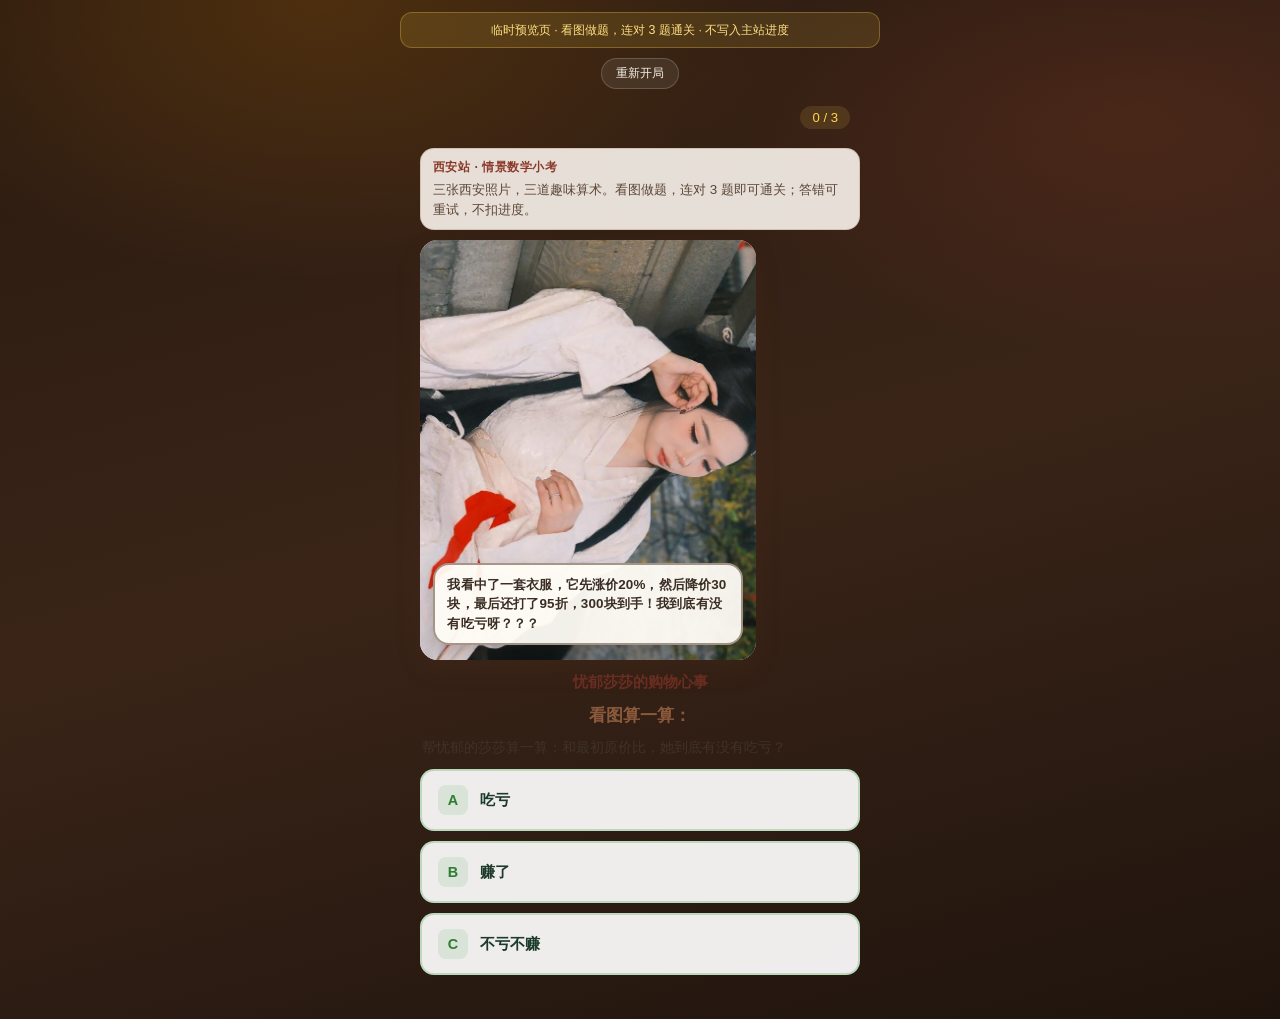
<file: 7749658f7c83bce1c44ce6f4a514c8c40bb57879/birthday/xian-preview.html>
<!DOCTYPE html>
<html lang="zh-CN">
<head>
  <meta charset="UTF-8">
  <meta name="viewport" content="width=device-width, initial-scale=1, viewport-fit=cover, maximum-scale=1, user-scalable=no">
  <meta name="robots" content="noindex, nofollow">
  <meta name="theme-color" content="#3a1f0e">
  <title>西安站 · 情景数学小考（临时预览）</title>
  <link rel="stylesheet" href="./css/style.css">
  <style>
    body {
      margin: 0;
      min-height: 100vh;
      background:
        radial-gradient(ellipse 70% 50% at 25% 0%, rgba(255, 152, 0, 0.16), transparent 55%),
        radial-gradient(ellipse 70% 45% at 88% 12%, rgba(229, 87, 53, 0.12), transparent 50%),
        linear-gradient(165deg, #2a1a10 0%, #3a2418 50%, #1f140d 100%);
      padding: calc(12px + env(safe-area-inset-top, 0px)) 16px calc(24px + env(safe-area-inset-bottom, 0px));
    }
    .preview-banner {
      max-width: 480px;
      margin: 0 auto 10px;
      padding: 8px 12px;
      border-radius: 12px;
      background: rgba(255, 213, 79, 0.12);
      border: 1px solid rgba(255, 213, 79, 0.28);
      color: #ffe082;
      font-size: 0.78rem;
      text-align: center;
      line-height: 1.45;
    }
    .preview-tools {
      max-width: 480px;
      margin: 0 auto 10px;
      display: flex;
      gap: 8px;
      justify-content: center;
      flex-wrap: wrap;
    }
    .preview-tools button {
      border: 1px solid rgba(255, 255, 255, 0.18);
      background: rgba(255, 255, 255, 0.08);
      color: #f5f0e6;
      border-radius: 999px;
      padding: 6px 14px;
      font-size: 0.78rem;
      cursor: pointer;
    }
    .preview-tools button:active {
      transform: scale(0.97);
    }
    #overlay-xianquiz {
      position: relative;
      inset: auto;
      z-index: 1;
      background: transparent;
      backdrop-filter: none;
      -webkit-backdrop-filter: none;
      overflow: visible;
      padding: 0;
      animation: none;
      max-width: 480px;
      margin: 0 auto;
    }
    #overlay-xianquiz .btn-back {
      visibility: hidden;
      pointer-events: none;
    }
    .preview-pass {
      position: fixed;
      inset: 0;
      z-index: 80;
      display: flex;
      align-items: center;
      justify-content: center;
      padding: 24px;
      background: rgba(0, 0, 0, 0.55);
      backdrop-filter: blur(6px);
      -webkit-backdrop-filter: blur(6px);
    }
    .preview-pass[hidden] {
      display: none !important;
    }
    .preview-pass-card {
      width: min(340px, 100%);
      border-radius: 18px;
      padding: 28px 22px 22px;
      text-align: center;
      background: linear-gradient(180deg, #fff8e7, #ffd9a0);
      color: #3e2723;
      box-shadow: 0 16px 48px rgba(0, 0, 0, 0.35);
    }
    .preview-pass-card h2 {
      margin: 0 0 8px;
      font-size: 1.25rem;
    }
    .preview-pass-card p {
      margin: 0 0 18px;
      font-size: 0.9rem;
      line-height: 1.5;
      opacity: 0.85;
    }
    .preview-pass-card button {
      border: none;
      border-radius: 12px;
      padding: 12px 20px;
      font-size: 0.95rem;
      font-weight: 600;
      background: #e65100;
      color: #fff;
      cursor: pointer;
      width: 100%;
    }
  </style>
</head>
<body>
  <p class="preview-banner">临时预览页 · 看图做题，连对 3 题通关 · 不写入主站进度</p>
  <div class="preview-tools">
    <button type="button" id="btn-restart">重新开局</button>
  </div>

  <section id="overlay-xianquiz" class="project-overlay overlay-xianquiz">
    <div class="overlay-topbar photo-topbar">
      <button type="button" class="btn-back" tabindex="-1">预览</button>
      <span class="overlay-badge" id="xian-progress">0 / 3</span>
    </div>
    <div class="photo-wrap xian-wrap" id="xian-wrap">
      <div class="xian-head">
        <p class="xian-kicker" id="xian-title">西安站 · 情景数学小考</p>
        <p class="xian-intro" id="xian-intro">加载中…</p>
      </div>
      <div class="photo-stage" id="xian-panel">
        <div class="photo-frame xian-frame">
          <img id="xian-image" class="photo-image" alt="西安旅途照片" decoding="async" />
          <div class="xian-thought" id="xian-thought" hidden>
            <p class="xian-thought-cloud" id="xian-thought-text"></p>
          </div>
          <div class="xian-wrong" id="xian-wrong" hidden>
            <img id="xian-wrong-image" class="xian-wrong-image" alt="答错了，再来" decoding="async" />
            <p class="xian-wrong-caption" id="xian-wrong-caption">答错了，再来！</p>
          </div>
        </div>
      </div>
      <p class="xian-q-title" id="xian-q-title"></p>
      <p class="photo-prompt xian-prompt" id="xian-prompt">看图算一算：</p>
      <p class="xian-q-text" id="xian-q-text"></p>
      <div class="photo-options" id="xian-options"></div>
      <p class="hint-msg photo-feedback" id="xian-feedback" hidden></p>
    </div>
  </section>

  <div class="preview-pass" id="preview-pass" hidden>
    <div class="preview-pass-card">
      <h2>通关啦 🏯</h2>
      <p>三题全过！这是临时预览，不会推进主站旅程。</p>
      <button type="button" id="btn-pass-again">再玩一局</button>
    </div>
  </div>

  <script>
    (function () {
      var data = null;
      var xianIndex = 0;
      var xianCorrect = 0;
      var busy = false;

      var el = {
        title: document.getElementById("xian-title"),
        intro: document.getElementById("xian-intro"),
        progress: document.getElementById("xian-progress"),
        panel: document.getElementById("xian-panel"),
        image: document.getElementById("xian-image"),
        thought: document.getElementById("xian-thought"),
        thoughtText: document.getElementById("xian-thought-text"),
        wrong: document.getElementById("xian-wrong"),
        wrongImage: document.getElementById("xian-wrong-image"),
        wrongCaption: document.getElementById("xian-wrong-caption"),
        qTitle: document.getElementById("xian-q-title"),
        prompt: document.getElementById("xian-prompt"),
        qText: document.getElementById("xian-q-text"),
        options: document.getElementById("xian-options"),
        feedback: document.getElementById("xian-feedback"),
        pass: document.getElementById("preview-pass")
      };

      function rounds() {
        return (data && data.rounds) || [];
      }
      function passCount() {
        return (data && data.passCount) || rounds().length || 3;
      }
      function lines() {
        return (data && data.lines) || {};
      }

      function updateProgress() {
        el.progress.textContent = xianCorrect + " / " + passCount();
      }

      function setFeedback(text, mood) {
        el.feedback.hidden = !text;
        el.feedback.textContent = text || "";
        el.feedback.classList.remove("is-correct", "is-wrong");
        if (mood === "correct") el.feedback.classList.add("is-correct");
        if (mood === "wrong") el.feedback.classList.add("is-wrong");
      }

      function hideWrong() {
        el.wrong.hidden = true;
      }
      function showWrong() {
        if (el.wrongImage && data.wrongImage) {
          var u = data.wrongImage;
          el.wrongImage.src = u + (u.indexOf("?") >= 0 ? "&" : "?") + "v=2";
        }
        if (el.wrongCaption) {
          el.wrongCaption.textContent = data.wrongCaption || "答错了，再来！";
        }
        el.wrong.hidden = false;
      }

      function loadImage(src, altText) {
        el.image.classList.add("is-loading");
        el.image.onload = function () {
          el.image.classList.remove("is-loading");
        };
        el.image.onerror = function () {
          el.image.classList.remove("is-loading");
          el.image.alt = "图片加载失败";
        };
        el.image.alt = altText || "西安旅途照片";
        el.image.decoding = "async";
        el.image.loading = "eager";
        var url = src + (src.indexOf("?") >= 0 ? "&" : "?") + "v=2";
        el.image.src = url;
      }

      function updateThought(round) {
        var bubble = round && round.bubble;
        if (!bubble) {
          el.thought.hidden = true;
          el.thoughtText.textContent = "";
          return;
        }
        el.thought.hidden = false;
        el.thoughtText.textContent = bubble;
      }

      function shuffle(arr) {
        var a = arr.slice();
        for (var i = a.length - 1; i > 0; i--) {
          var j = Math.floor(Math.random() * (i + 1));
          var tmp = a[i];
          a[i] = a[j];
          a[j] = tmp;
        }
        return a;
      }

      function renderRound() {
        var round = rounds()[xianIndex];
        if (!round) return;
        busy = false;
        hideWrong();
        setFeedback("", "");
        el.intro.textContent = xianIndex === 0 ? (data.intro || lines().start || "") : (lines().start || "古都出题啦，睁大眼睛～");
        el.qTitle.textContent = round.title || "";
        el.qText.textContent = round.text || "";
        loadImage(round.image, round.title || "西安旅途照片");
        updateThought(round);

        var options = shuffle(round.options || []);
        el.options.innerHTML = "";
        options.forEach(function (opt, i) {
          var btn = document.createElement("button");
          btn.type = "button";
          btn.className = "option-btn photo-option";
          btn.innerHTML =
            '<span class="photo-opt-mark">' +
            String.fromCharCode(65 + i) +
            '</span><span class="photo-opt-text">' +
            opt +
            "</span>";
          btn.addEventListener("click", function () {
            onOption(opt, btn, round);
          });
          el.options.appendChild(btn);
        });
      }

      function onOption(choice, btn, round) {
        if (busy) return;
        busy = true;
        var buttons = el.options.querySelectorAll(".option-btn");
        buttons.forEach(function (b) {
          b.classList.remove("correct", "wrong");
          b.disabled = true;
        });

        if (choice === round.correct) {
          btn.classList.add("correct");
          xianCorrect += 1;
          updateProgress();
          setFeedback(round.correctHint || lines().correct || "答对啦！", "correct");

          setTimeout(function () {
            if (xianCorrect >= passCount()) {
              el.pass.hidden = false;
              busy = false;
              return;
            }
            xianIndex += 1;
            if (xianIndex >= rounds().length) {
              el.pass.hidden = false;
              busy = false;
              return;
            }
            renderRound();
          }, 1000);
        } else {
          btn.classList.add("wrong");
          showWrong();
          setFeedback(round.wrongHint || lines().wrong || "哎呀偏了，再试一次～", "wrong");
          setTimeout(function () {
            busy = false;
            renderRound();
          }, 1600);
        }
      }

      function start() {
        el.title.textContent = data.title || "西安站 · 情景数学小考";
        el.prompt.textContent = data.prompt || "看图算一算：";
        xianIndex = 0;
        xianCorrect = 0;
        busy = false;
        el.pass.hidden = true;
        updateProgress();
        (rounds() || []).forEach(function (r) {
          if (!r || !r.image) return;
          var pre = new Image();
          pre.decoding = "async";
          pre.src = r.image;
        });
        if (data.wrongImage) {
          var wp = new Image();
          wp.decoding = "async";
          wp.src = data.wrongImage;
        }
        renderRound();
      }

      document.getElementById("btn-restart").addEventListener("click", function () {
        start();
      });
      document.getElementById("btn-pass-again").addEventListener("click", function () {
        start();
      });

      fetch("./data/content.json?v=" + Date.now())
        .then(function (r) {
          if (!r.ok) throw new Error("load failed");
          return r.json();
        })
        .then(function (json) {
          data = json.xianQuiz || {};
          start();
        })
        .catch(function () {
          el.intro.textContent = "加载 content.json 失败，请用本地服务器打开本页。";
        });
    })();
  </script>
</body>
</html>
</file>
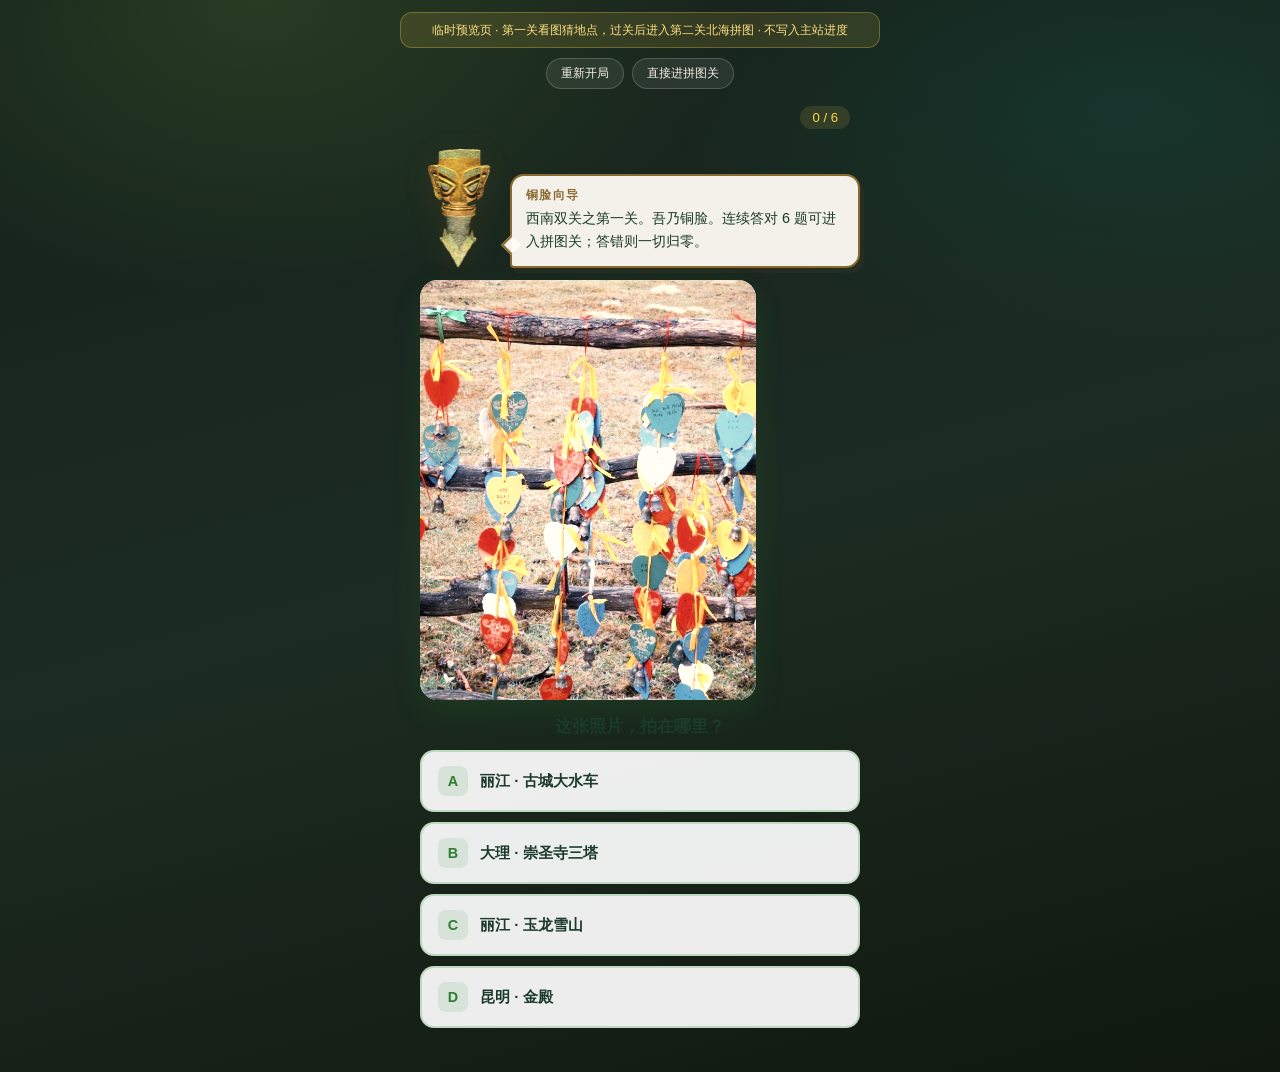
<file: 7749658f7c83bce1c44ce6f4a514c8c40bb57879/birthday/xinan-preview.html>
<!DOCTYPE html>
<html lang="zh-CN">
<head>
  <meta charset="UTF-8">
  <meta name="viewport" content="width=device-width, initial-scale=1, viewport-fit=cover, maximum-scale=1, user-scalable=no">
  <meta name="robots" content="noindex, nofollow">
  <meta name="theme-color" content="#1f2a1a">
  <title>西南站 · 双关预览（临时）</title>
  <link rel="stylesheet" href="./css/style.css">
  <style>
    body {
      margin: 0;
      min-height: 100vh;
      background:
        radial-gradient(ellipse 70% 50% at 20% 0%, rgba(139, 195, 74, 0.16), transparent 55%),
        radial-gradient(ellipse 70% 45% at 88% 10%, rgba(0, 150, 136, 0.12), transparent 50%),
        linear-gradient(165deg, #14201a 0%, #1d2c22 50%, #10180f 100%);
      padding: calc(12px + env(safe-area-inset-top, 0px)) 16px calc(24px + env(safe-area-inset-bottom, 0px));
    }
    .preview-banner {
      max-width: 480px;
      margin: 0 auto 10px;
      padding: 8px 12px;
      border-radius: 12px;
      background: rgba(255, 213, 79, 0.12);
      border: 1px solid rgba(255, 213, 79, 0.28);
      color: #ffe082;
      font-size: 0.78rem;
      text-align: center;
      line-height: 1.45;
    }
    .preview-tools {
      max-width: 480px;
      margin: 0 auto 10px;
      display: flex;
      gap: 8px;
      justify-content: center;
      flex-wrap: wrap;
    }
    .preview-tools button {
      border: 1px solid rgba(255, 255, 255, 0.18);
      background: rgba(255, 255, 255, 0.08);
      color: #f5f0e6;
      border-radius: 999px;
      padding: 6px 14px;
      font-size: 0.78rem;
      cursor: pointer;
    }
    .preview-tools button:active {
      transform: scale(0.97);
    }
    .stage-swap {
      max-width: 480px;
      margin: 0 auto;
      position: relative;
    }
    .stage-pane {
      position: relative;
      z-index: 1;
    }
    .stage-pane[hidden] {
      display: none !important;
    }
    #overlay-comicmatch,
    #overlay-puzzle {
      position: relative;
      inset: auto;
      z-index: 1;
      background: transparent;
      backdrop-filter: none;
      -webkit-backdrop-filter: none;
      overflow: visible;
      padding: 0;
      animation: none;
    }
    #overlay-comicmatch .btn-back,
    #overlay-puzzle .btn-back {
      visibility: hidden;
      pointer-events: none;
    }
    #overlay-puzzle .puzzle-card {
      max-width: 480px;
      margin: 0 auto;
    }
    .preview-pass {
      position: fixed;
      inset: 0;
      z-index: 80;
      display: flex;
      align-items: center;
      justify-content: center;
      padding: 24px;
      background: rgba(0, 0, 0, 0.55);
      backdrop-filter: blur(6px);
      -webkit-backdrop-filter: blur(6px);
    }
    .preview-pass[hidden] {
      display: none !important;
    }
    .preview-pass-card {
      width: min(340px, 100%);
      border-radius: 18px;
      padding: 28px 22px 22px;
      text-align: center;
      background: linear-gradient(180deg, #fff8e7, #c8e6c9);
      color: #1b3a23;
      box-shadow: 0 16px 48px rgba(0, 0, 0, 0.35);
    }
    .preview-pass-card h2 {
      margin: 0 0 8px;
      font-size: 1.25rem;
    }
    .preview-pass-card p {
      margin: 0 0 18px;
      font-size: 0.9rem;
      line-height: 1.5;
      opacity: 0.85;
    }
    .preview-pass-card button {
      border: none;
      border-radius: 12px;
      padding: 12px 20px;
      font-size: 0.95rem;
      font-weight: 600;
      background: #2e7d32;
      color: #fff;
      cursor: pointer;
      width: 100%;
    }
  </style>
</head>
<body>
  <p class="preview-banner">临时预览页 · 第一关看图猜地点，过关后进入第二关北海拼图 · 不写入主站进度</p>
  <div class="preview-tools">
    <button type="button" id="btn-restart">重新开局</button>
    <button type="button" id="btn-skip">直接进拼图关</button>
  </div>

  <div class="stage-swap">
    <!-- 第一关：看图猜地点 -->
    <div class="stage-pane" id="pane-comic">
      <section id="overlay-comicmatch" class="project-overlay overlay-comicmatch">
        <div class="overlay-topbar photo-topbar">
          <button type="button" class="btn-back" tabindex="-1">预览</button>
          <span class="overlay-badge" id="comic-progress">0 / 6</span>
        </div>
        <div class="photo-wrap" id="comic-wrap">
          <div class="sx-guide" id="sx-guide">
            <img id="comic-guide-avatar" class="sx-mask" alt="铜脸向导" />
            <div class="sx-bubble">
              <p class="sx-name" id="comic-guide-name">铜脸向导</p>
              <p class="sx-line" id="comic-intro">加载中…</p>
            </div>
          </div>
          <div class="photo-stage" id="comic-panel">
            <div class="photo-frame">
              <img id="comic-image" class="photo-image" alt="旅途照片" decoding="async" />
            </div>
          </div>
          <p class="photo-prompt">这张照片，拍在哪里？</p>
          <div class="photo-options" id="comic-options"></div>
          <p class="hint-msg photo-feedback" id="comic-feedback" hidden></p>
        </div>
      </section>
    </div>

    <!-- 第二关：北海拼图 -->
    <div class="stage-pane" id="pane-puzzle" hidden>
      <section id="overlay-puzzle" class="project-overlay">
        <div class="overlay-topbar">
          <button type="button" class="btn-back" tabindex="-1">预览</button>
          <span class="overlay-badge" id="puzzle-status">0 次交换</span>
        </div>
        <div class="card overlay-card puzzle-card">
          <h2 id="puzzle-title">西南站 · 第二关 · 拼出海的记忆</h2>
          <p id="puzzle-intro" class="subtitle"></p>
          <div class="puzzle-board" id="puzzle-board" role="grid" aria-label="交换拼图"></div>
          <p id="puzzle-msg" class="hint-msg"></p>
          <div class="puzzle-actions">
            <button type="button" class="btn-secondary" id="btn-puzzle-shuffle">重新打乱</button>
          </div>
          <div class="puzzle-peek hidden" id="puzzle-peek" aria-hidden="true">
            <img id="puzzle-peek-img" alt="原图参考" />
          </div>
        </div>
      </section>
    </div>
  </div>

  <div class="preview-pass" id="preview-pass" hidden>
    <div class="preview-pass-card">
      <h2>西南站通关 🌊</h2>
      <p>两关都过啦！这是临时预览，不会推进主站旅程。</p>
      <button type="button" id="btn-pass-again">再玩一局</button>
    </div>
  </div>

  <script>
    (function () {
      var matchData = null;
      var puzzleData = null;
      var comicCorrect = 0;
      var comicIndex = 0;
      var comicQueue = [];
      var comicBusy = false;
      var comicShowIntroOnce = true;

      var puzzleSize = 3;
      var puzzleTiles = [];
      var puzzleMoves = 0;
      var puzzleSolved = false;
      var puzzleSelected = -1;

      var el = {
        paneComic: document.getElementById("pane-comic"),
        panePuzzle: document.getElementById("pane-puzzle"),
        // comic
        comicGuideAvatar: document.getElementById("comic-guide-avatar"),
        comicGuideName: document.getElementById("comic-guide-name"),
        comicIntro: document.getElementById("comic-intro"),
        comicProgress: document.getElementById("comic-progress"),
        comicImage: document.getElementById("comic-image"),
        comicOptions: document.getElementById("comic-options"),
        comicFeedback: document.getElementById("comic-feedback"),
        guide: document.getElementById("sx-guide"),
        // puzzle
        puzzleTitle: document.getElementById("puzzle-title"),
        puzzleIntro: document.getElementById("puzzle-intro"),
        puzzleBoard: document.getElementById("puzzle-board"),
        puzzleStatus: document.getElementById("puzzle-status"),
        puzzleMsg: document.getElementById("puzzle-msg"),
        puzzlePeek: document.getElementById("puzzle-peek"),
        puzzlePeekImg: document.getElementById("puzzle-peek-img"),
        pass: document.getElementById("preview-pass")
      };

      function showPane(name) {
        el.paneComic.hidden = name !== "comic";
        el.panePuzzle.hidden = name !== "puzzle";
      }

      function shuffle(arr) {
        var a = arr.slice();
        for (var i = a.length - 1; i > 0; i--) {
          var j = Math.floor(Math.random() * (i + 1));
          var t = a[i];
          a[i] = a[j];
          a[j] = t;
        }
        return a;
      }

      /* ───────── 第一关：看图猜地点 ───────── */
      function comicRounds() {
        return (matchData && matchData.rounds) || [];
      }
      function comicPass() {
        return (matchData && matchData.passCount) || 6;
      }
      function comicLines() {
        return (matchData && matchData.guideLines) || {};
      }
      function setGuideLine(text, mood) {
        el.comicIntro.textContent = text || "";
        el.guide.classList.remove("is-talk", "is-wrong");
        if (mood === "correct" || mood === "idle") el.guide.classList.add("is-talk");
        if (mood === "wrong") el.guide.classList.add("is-wrong");
      }
      function updateComicProgress() {
        el.comicProgress.textContent = comicCorrect + " / " + comicPass();
      }
      function loadComicImage(src, altText) {
        el.comicImage.classList.add("is-loading");
        el.comicImage.onload = function () {
          el.comicImage.classList.remove("is-loading");
        };
        el.comicImage.onerror = function () {
          el.comicImage.classList.remove("is-loading");
          el.comicImage.alt = "图片加载失败";
        };
        el.comicImage.alt = altText || "旅途照片";
        el.comicImage.decoding = "async";
        el.comicImage.loading = "eager";
        el.comicImage.src = src;
      }
      function renderComicRound() {
        var round = comicQueue[comicIndex];
        if (!round) {
          comicQueue = shuffle(comicRounds());
          comicIndex = 0;
          round = comicQueue[0];
        }
        if (!round) return;
        comicBusy = false;
        el.comicFeedback.hidden = true;
        el.comicFeedback.textContent = "";
        if (comicShowIntroOnce) {
          comicShowIntroOnce = false;
          setGuideLine(matchData.intro || comicLines().start || "", "idle");
        } else {
          setGuideLine(comicLines().start || "瞪大眼睛看仔细——这张，汝可知何处？", "idle");
        }
        loadComicImage(round.image, round.comicTitle || "旅途照片");
        var options = shuffle(round.options || []);
        el.comicOptions.innerHTML = "";
        options.forEach(function (opt, i) {
          var btn = document.createElement("button");
          btn.type = "button";
          btn.className = "option-btn photo-option";
          btn.innerHTML =
            '<span class="photo-opt-mark">' +
            String.fromCharCode(65 + i) +
            '</span><span class="photo-opt-text">' +
            opt +
            "</span>";
          btn.addEventListener("click", function () {
            onComicOption(opt, btn, round);
          });
          el.comicOptions.appendChild(btn);
        });
      }
      function restartComic(msg) {
        comicCorrect = 0;
        comicIndex = 0;
        comicQueue = shuffle(comicRounds());
        comicShowIntroOnce = false;
        updateComicProgress();
        el.comicFeedback.hidden = false;
        el.comicFeedback.textContent = msg || comicLines().wrong || "答错了，进度清零，重新开始～";
        el.comicFeedback.classList.remove("is-correct");
        el.comicFeedback.classList.add("is-wrong");
        renderComicRound();
      }
      function onComicOption(choice, btn, round) {
        if (comicBusy) return;
        comicBusy = true;
        var buttons = el.comicOptions.querySelectorAll(".option-btn");
        buttons.forEach(function (b) {
          b.classList.remove("correct", "wrong");
          b.disabled = true;
        });
        if (choice === round.correct) {
          btn.classList.add("correct");
          comicCorrect += 1;
          updateComicProgress();
          setGuideLine(comicLines().correct || "答对啦！", "correct");
          setTimeout(function () {
            if (comicCorrect >= comicPass()) {
              setGuideLine(comicLines().pass || "地点关过了！", "correct");
              setTimeout(enterPuzzle, 700);
              return;
            }
            comicIndex += 1;
            renderComicRound();
          }, 600);
        } else {
          btn.classList.add("wrong");
          var hint = round.wrongHint
            ? round.wrongHint + " " + (comicLines().wrong || "进度清零，重新开始～")
            : comicLines().wrong || "答错了，进度清零，重新开始～";
          restartComic(hint);
        }
      }
      function startComic() {
        if (el.comicGuideName) el.comicGuideName.textContent = matchData.guideName || "铜脸向导";
        if (el.comicGuideAvatar && matchData.guideAvatar) el.comicGuideAvatar.src = matchData.guideAvatar;
        comicCorrect = 0;
        comicIndex = 0;
        comicBusy = false;
        comicShowIntroOnce = true;
        comicQueue = shuffle(comicRounds());
        updateComicProgress();
        (comicRounds() || []).forEach(function (r) {
          if (!r || !r.image) return;
          var pre = new Image();
          pre.decoding = "async";
          pre.src = r.image;
        });
        showPane("comic");
        renderComicRound();
      }

      /* ───────── 第二关：北海拼图 ───────── */
      function isPuzzleSolved() {
        for (var i = 0; i < puzzleTiles.length; i++) {
          if (puzzleTiles[i] !== i) return false;
        }
        return true;
      }
      function puzzleSwap(i, j) {
        var t = puzzleTiles[i];
        puzzleTiles[i] = puzzleTiles[j];
        puzzleTiles[j] = t;
      }
      function shufflePuzzle() {
        var n = puzzleSize;
        var total = n * n;
        puzzleTiles = [];
        for (var i = 0; i < total; i++) puzzleTiles.push(i);
        puzzleSolved = false;
        puzzleMoves = 0;
        puzzleSelected = -1;
        do {
          for (var i = total - 1; i > 0; i--) {
            var j = Math.floor(Math.random() * (i + 1));
            puzzleSwap(i, j);
          }
        } while (isPuzzleSolved());
      }
      function renderPuzzle() {
        var n = puzzleSize;
        var total = n * n;
        el.puzzleBoard.innerHTML = "";
        el.puzzleBoard.style.setProperty("--puzzle-n", n);
        for (var i = 0; i < total; i++) {
          var val = puzzleTiles[i];
          var cell = document.createElement("button");
          cell.type = "button";
          cell.className = "puzzle-cell";
          cell.dataset.pos = String(i);
          var tr = Math.floor(val / n);
          var tc = val % n;
          var posPct = n > 1 ? 100 / (n - 1) : 0;
          cell.style.backgroundImage = "url('" + puzzleData.image + "')";
          cell.style.backgroundSize = n * 100 + "% " + n * 100 + "%";
          cell.style.backgroundPosition = tc * posPct + "% " + tr * posPct + "%";
          var badge = document.createElement("span");
          badge.className = "puzzle-num";
          badge.textContent = val + 1;
          cell.appendChild(badge);
          if (i === puzzleSelected) cell.classList.add("puzzle-cell-selected");
          if (puzzleSolved) cell.classList.add("puzzle-cell-done");
          (function (idx) {
            cell.addEventListener("click", function () {
              onPuzzleTileClick(idx);
            });
          })(i);
          var r = Math.floor(i / n);
          var c = i % n;
          cell.style.left = (c / n) * 100 + "%";
          cell.style.top = (r / n) * 100 + "%";
          cell.style.width = 100 / n + "%";
          cell.style.height = 100 / n + "%";
          el.puzzleBoard.appendChild(cell);
        }
        el.puzzleStatus.textContent = puzzleSolved ? puzzleMoves + " 次交换 · 通关" : puzzleMoves + " 次交换";
      }
      function onPuzzleTileClick(index) {
        if (puzzleSolved) return;
        if (puzzleSelected === -1) {
          puzzleSelected = index;
        } else if (puzzleSelected === index) {
          puzzleSelected = -1;
        } else {
          puzzleSwap(puzzleSelected, index);
          puzzleSelected = -1;
          puzzleMoves += 1;
          if (isPuzzleSolved()) {
            puzzleSolved = true;
            el.puzzleMsg.textContent = puzzleData.success || "拼好啦！";
            setTimeout(function () {
              el.pass.hidden = false;
            }, 600);
          }
        }
        renderPuzzle();
      }
      function enterPuzzle() {
        if (!puzzleData) return;
        if (el.puzzleTitle) el.puzzleTitle.textContent = puzzleData.title || "西南站 · 第二关 · 拼出海的记忆";
        if (el.puzzleIntro) el.puzzleIntro.textContent = puzzleData.intro || "";
        puzzleSize = puzzleData.size || 3;
        shufflePuzzle();
        showPane("puzzle");
        renderPuzzle();
      }

      /* ───────── 启动 ───────── */
      function startAll() {
        el.pass.hidden = true;
        startComic();
      }

      document.getElementById("btn-restart").addEventListener("click", startAll);
      document.getElementById("btn-skip").addEventListener("click", enterPuzzle);
      document.getElementById("btn-pass-again").addEventListener("click", startAll);
      document.getElementById("btn-puzzle-shuffle").addEventListener("click", function () {
        shufflePuzzle();
        el.puzzleMsg.textContent = "";
        renderPuzzle();
      });

      fetch("./data/content.json?v=" + Date.now())
        .then(function (r) {
          if (!r.ok) throw new Error("load failed");
          return r.json();
        })
        .then(function (json) {
          matchData = json.yunnanMatch || {};
          puzzleData = json.beihaiPuzzle || {};
          startAll();
        })
        .catch(function () {
          el.comicIntro.textContent = "加载 content.json 失败，请用本地服务器打开本页。";
        });
    })();
  </script>
</body>
</html>
</file>
<file: birthday/css/style.css>
*,
*::before,
*::after {
  box-sizing: border-box;
  margin: 0;
  padding: 0;
}

:root {
  --bg-start: #fff5f7;
  --bg-end: #fce4ec;
  --primary: #e91e63;
  --primary-dark: #c2185b;
  --text: #4a2c3a;
  --text-muted: #8d6b7a;
  --card: rgba(255, 255, 255, 0.92);
  --shadow: 0 8px 32px rgba(233, 30, 99, 0.12);
  --radius: 20px;
  --safe-top: env(safe-area-inset-top, 0px);
  --safe-bottom: env(safe-area-inset-bottom, 0px);
}

html {
  font-size: 16px;
  -webkit-text-size-adjust: 100%;
}

body {
  font-family: -apple-system, BlinkMacSystemFont, "PingFang SC", "Hiragino Sans GB",
    "Microsoft YaHei", sans-serif;
  color: var(--text);
  background: linear-gradient(160deg, var(--bg-start) 0%, var(--bg-end) 50%, #f8bbd0 100%);
  min-height: 100dvh;
  min-height: 100vh;
  overflow-x: hidden;
  padding: calc(12px + var(--safe-top)) 16px calc(24px + var(--safe-bottom));
}

#hearts-bg {
  position: fixed;
  inset: 0;
  pointer-events: none;
  z-index: 0;
  overflow: hidden;
}

.heart-float {
  position: absolute;
  font-size: 14px;
  opacity: 0.35;
  animation: float-up linear infinite;
}

@keyframes float-up {
  0% {
    transform: translateY(100vh) rotate(0deg);
    opacity: 0;
  }
  10% {
    opacity: 0.4;
  }
  90% {
    opacity: 0.2;
  }
  100% {
    transform: translateY(-20vh) rotate(360deg);
    opacity: 0;
  }
}

.app {
  position: relative;
  z-index: 1;
  max-width: 420px;
  margin: 0 auto;
  min-height: calc(100dvh - 36px - var(--safe-top) - var(--safe-bottom));
  display: flex;
  flex-direction: column;
}

.screen {
  display: none;
  flex-direction: column;
  flex: 1;
  animation: fade-in 0.45s ease;
}

.screen.active {
  display: flex;
}

@keyframes fade-in {
  from {
    opacity: 0;
    transform: translateY(12px);
  }
  to {
    opacity: 1;
    transform: translateY(0);
  }
}

.card {
  background: var(--card);
  border-radius: var(--radius);
  box-shadow: var(--shadow);
  padding: 28px 22px;
  backdrop-filter: blur(8px);
  -webkit-backdrop-filter: blur(8px);
}

.screen-cover {
  justify-content: center;
  align-items: center;
  text-align: center;
  gap: 24px;
}

.cover-icon {
  font-size: 64px;
  line-height: 1;
  animation: pulse 2s ease-in-out infinite;
}

@keyframes pulse {
  0%,
  100% {
    transform: scale(1);
  }
  50% {
    transform: scale(1.08);
  }
}

h1 {
  font-size: 1.65rem;
  font-weight: 600;
  line-height: 1.35;
  color: var(--primary-dark);
}

h2 {
  font-size: 1.2rem;
  font-weight: 600;
  margin-bottom: 8px;
  color: var(--primary-dark);
}

.subtitle {
  font-size: 0.95rem;
  color: var(--text-muted);
  line-height: 1.6;
}

.progress-bar {
  height: 4px;
  background: rgba(233, 30, 99, 0.15);
  border-radius: 2px;
  margin-bottom: 20px;
  overflow: hidden;
}

.progress-fill {
  height: 100%;
  background: linear-gradient(90deg, var(--primary), #f48fb1);
  border-radius: 2px;
  transition: width 0.4s ease;
  width: 0%;
}

.step-label {
  font-size: 0.8rem;
  color: var(--text-muted);
  margin-bottom: 16px;
}

.question-text {
  font-size: 1.05rem;
  line-height: 1.55;
  margin-bottom: 20px;
  font-weight: 500;
}

.options {
  display: flex;
  flex-direction: column;
  gap: 10px;
}

.option-btn {
  width: 100%;
  min-height: 48px;
  padding: 14px 16px;
  border: 2px solid rgba(233, 30, 99, 0.2);
  border-radius: 14px;
  background: #fff;
  color: var(--text);
  font-size: 0.95rem;
  text-align: left;
  cursor: pointer;
  transition: border-color 0.2s, background 0.2s, transform 0.15s;
  -webkit-tap-highlight-color: transparent;
  touch-action: manipulation;
}

.option-btn:active {
  transform: scale(0.98);
}

.option-btn.selected {
  border-color: var(--primary);
  background: #fce4ec;
}

.option-btn.correct {
  border-color: #43a047;
  background: #e8f5e9;
}

.option-btn.wrong {
  border-color: #e53935;
  background: #ffebee;
  animation: shake 0.4s ease;
}

@keyframes shake {
  0%,
  100% {
    transform: translateX(0);
  }
  25% {
    transform: translateX(-6px);
  }
  75% {
    transform: translateX(6px);
  }
}

.hint-msg {
  margin-top: 12px;
  font-size: 0.88rem;
  color: var(--primary);
  min-height: 1.4em;
  line-height: 1.5;
}

.input-wrap {
  margin: 16px 0 8px;
}

input[type="text"] {
  width: 100%;
  min-height: 48px;
  padding: 14px 16px;
  border: 2px solid rgba(233, 30, 99, 0.25);
  border-radius: 14px;
  font-size: 1rem;
  outline: none;
  background: #fff;
  -webkit-appearance: none;
}

input[type="text"]:focus {
  border-color: var(--primary);
}

.btn-primary {
  display: block;
  width: 100%;
  min-height: 52px;
  margin-top: 20px;
  padding: 14px 24px;
  border: none;
  border-radius: 14px;
  background: linear-gradient(135deg, var(--primary), var(--primary-dark));
  color: #fff;
  font-size: 1.05rem;
  font-weight: 600;
  cursor: pointer;
  box-shadow: 0 6px 20px rgba(233, 30, 99, 0.35);
  transition: transform 0.15s, opacity 0.2s;
  -webkit-tap-highlight-color: transparent;
  touch-action: manipulation;
}

.btn-primary:active {
  transform: scale(0.97);
}

.btn-primary:disabled {
  opacity: 0.5;
  cursor: not-allowed;
}

.btn-secondary {
  background: transparent;
  color: var(--primary);
  box-shadow: none;
  border: 2px solid var(--primary);
  margin-top: 12px;
}

.letter-body {
  font-size: 0.98rem;
  line-height: 1.85;
  color: var(--text);
  min-height: 200px;
}

.letter-body p {
  margin-bottom: 1em;
  text-indent: 2em;
}

.letter-greeting {
  text-indent: 0 !important;
  font-weight: 600;
  color: var(--primary-dark);
  margin-bottom: 1.2em !important;
}

.letter-signature {
  text-align: right;
  margin-top: 1.5em;
  text-indent: 0 !important;
  color: var(--text-muted);
  font-style: italic;
}

.days-together {
  text-align: center;
  padding: 16px;
  margin-bottom: 16px;
  background: linear-gradient(135deg, #fce4ec, #f8bbd0);
  border-radius: 14px;
  font-size: 0.9rem;
  color: var(--primary-dark);
}

.days-together strong {
  display: block;
  font-size: 1.8rem;
  margin: 6px 0;
  color: var(--primary);
}

.screen-finale {
  justify-content: center;
  align-items: center;
  text-align: center;
}

.finale-cake {
  font-size: 80px;
  margin-bottom: 16px;
  cursor: pointer;
  user-select: none;
  -webkit-tap-highlight-color: transparent;
}

.finale-cake.tapped {
  animation: bounce 0.6s ease;
}

@keyframes bounce {
  0%,
  100% {
    transform: scale(1);
  }
  40% {
    transform: scale(1.2);
  }
  70% {
    transform: scale(0.95);
  }
}

.confetti-piece {
  position: fixed;
  width: 8px;
  height: 8px;
  border-radius: 2px;
  pointer-events: none;
  z-index: 100;
  animation: confetti-fall linear forwards;
}

@keyframes confetti-fall {
  to {
    transform: translateY(100vh) rotate(720deg);
    opacity: 0;
  }
}

.hidden {
  display: none !important;
}
</file>
<file: 7749658f7c83bce1c44ce6f4a514c8c40bb57879/birthday/css/style.css>
*,
*::before,
*::after {
  box-sizing: border-box;
  margin: 0;
  padding: 0;
}

:root {
  --bg-start: #071510;
  --bg-mid: #1a3d2e;
  --bg-end: #2d5a42;
  --primary: #43a047;
  --primary-dark: #2e7d32;
  --primary-light: #81c784;
  --accent: #ffd54f;
  --accent-warm: #ffb300;
  --cream: #f1f8e9;
  --text: #1b3a2a;
  --text-light: #f1f8e9;
  --text-muted: #5a7d6a;
  --card: rgba(255, 255, 255, 0.96);
  --shadow: 0 8px 32px rgba(46, 125, 50, 0.22);
  --radius: 20px;
  --safe-top: env(safe-area-inset-top, 0px);
  --safe-bottom: env(safe-area-inset-bottom, 0px);
  --rail-grey: #78909c;
  --rail-dark: #455a64;
  --hsr-green: #00897b;
  --hsr-blue: #1565c0;
}

html {
  font-size: 16px;
  -webkit-text-size-adjust: 100%;
}

body {
  font-family: -apple-system, BlinkMacSystemFont, "PingFang SC", "Hiragino Sans GB",
    "Microsoft YaHei", sans-serif;
  color: var(--text-light);
  background: radial-gradient(ellipse at 50% -10%, var(--bg-mid) 0%, var(--bg-start) 55%, #030a06 100%);
  min-height: 100dvh;
  min-height: 100vh;
  overflow-x: hidden;
  padding: calc(12px + var(--safe-top)) 16px calc(24px + var(--safe-bottom));
}

body.overlay-open {
  overflow: hidden;
}

#hearts-bg,
#stars-bg {
  position: fixed;
  inset: 0;
  pointer-events: none;
  z-index: 0;
  overflow: hidden;
}

.heart-float {
  position: absolute;
  font-size: 14px;
  opacity: 0.22;
  animation: float-up linear infinite;
}

.star-twinkle {
  position: absolute;
  font-size: 10px;
  color: var(--primary-light);
  opacity: 0.28;
}

@keyframes float-up {
  0% {
    transform: translateY(100vh) rotate(0deg);
    opacity: 0;
  }
  10% {
    opacity: 0.3;
  }
  90% {
    opacity: 0.12;
  }
  100% {
    transform: translateY(-20vh) rotate(360deg);
    opacity: 0;
  }
}

.app {
  position: relative;
  z-index: 1;
  max-width: 420px;
  margin: 0 auto;
  min-height: calc(100dvh - 36px - var(--safe-top) - var(--safe-bottom));
  display: flex;
  flex-direction: column;
}

.screen {
  display: none;
  flex-direction: column;
  flex: 1;
  animation: fade-in 0.45s ease;
}

.screen.active {
  display: flex;
}

@keyframes fade-in {
  from {
    opacity: 0;
    transform: translateY(12px);
  }
  to {
    opacity: 1;
    transform: translateY(0);
  }
}

/* ── 封面 ── */
.screen-cover {
  justify-content: center;
  align-items: center;
  text-align: center;
  gap: 24px;
}

.screen-cover h1 {
  color: var(--cream);
}

.screen-cover .subtitle {
  color: rgba(241, 248, 233, 0.75);
}

.cover-icon {
  font-size: 72px;
  line-height: 1;
  filter: drop-shadow(0 0 20px rgba(129, 199, 132, 0.55));
}

h1 {
  font-size: 1.65rem;
  font-weight: 600;
  line-height: 1.35;
}

h2 {
  font-size: 1.2rem;
  font-weight: 600;
  margin-bottom: 8px;
  color: var(--primary-dark);
}

.subtitle {
  font-size: 0.95rem;
  line-height: 1.6;
}

.card {
  background: var(--card);
  border-radius: var(--radius);
  box-shadow: var(--shadow);
  padding: 28px 22px;
  color: var(--text);
}

/* ── 高铁旅程 ── */
.screen-journey {
  gap: 10px;
}

.journey-header {
  text-align: center;
  padding-top: 0;
}

.hsr-badge {
  display: inline-flex;
  align-items: center;
  gap: 8px;
  background: linear-gradient(135deg, #00796b 0%, #004d40 100%);
  border: 1px solid rgba(255, 255, 255, 0.28);
  border-radius: 6px;
  padding: 5px 12px 5px 6px;
  margin-bottom: 10px;
  box-shadow:
    0 4px 14px rgba(0, 77, 64, 0.4),
    inset 0 1px 0 rgba(255, 255, 255, 0.18);
}

.hsr-logo {
  font-size: 0.68rem;
  font-weight: 800;
  color: #fff;
  background: linear-gradient(180deg, #1e88e5, #0d47a1);
  padding: 3px 7px;
  border-radius: 3px;
  letter-spacing: 0.06em;
  border: 1px solid rgba(255, 255, 255, 0.25);
  box-shadow: inset 0 1px 0 rgba(255, 255, 255, 0.25);
}

.hsr-train-no {
  font-size: 1.1rem;
  font-weight: 700;
  color: #fff;
  letter-spacing: 0.12em;
}

.journey-header h1 {
  font-size: 1.25rem;
  color: var(--cream);
  margin-bottom: 4px;
}

.journey-subtitle {
  color: rgba(241, 248, 233, 0.68);
  font-size: 0.85rem;
  line-height: 1.5;
}

/* ── 高铁路线图 ── */
.rail-map-wrap {
  margin: 6px 0 8px;
  overflow-x: auto;
  -webkit-overflow-scrolling: touch;
  touch-action: pan-x pan-y;
  scrollbar-width: thin;
  scrollbar-color: rgba(129, 199, 132, 0.4) transparent;
}

.rail-map-wrap::-webkit-scrollbar {
  height: 4px;
}

.rail-map-wrap::-webkit-scrollbar-thumb {
  background: rgba(129, 199, 132, 0.45);
  border-radius: 2px;
}

.hsr-route-panel {
  position: relative;
  padding: 10px 6px 12px;
  min-height: 168px;
  border: 1px solid rgba(200, 220, 210, 0.22);
  border-radius: 18px;
  overflow: visible;
  isolation: isolate;
  background: #0b1c16;
  box-shadow:
    inset 0 1px 0 rgba(255, 255, 255, 0.08),
    0 10px 28px rgba(0, 0, 0, 0.28);
}

.hsr-sky {
  position: absolute;
  inset: 0;
  z-index: 0;
  border-radius: 18px;
  overflow: hidden;
  background:
    radial-gradient(ellipse 90% 55% at 50% -5%, rgba(120, 180, 210, 0.35) 0%, transparent 58%),
    linear-gradient(180deg, #1a3a48 0%, #123428 42%, #0b1c16 100%);
  pointer-events: none;
}

.hsr-sky::after {
  content: "";
  position: absolute;
  inset: 0;
  background: repeating-linear-gradient(
    90deg,
    transparent 0,
    transparent 46px,
    rgba(255, 255, 255, 0.015) 46px,
    rgba(255, 255, 255, 0.015) 47px
  );
  opacity: 0.7;
}

.hsr-hills {
  position: absolute;
  left: -4%;
  right: -4%;
  bottom: 42px;
  height: 54px;
  z-index: 0;
  pointer-events: none;
  border-radius: 0 0 18px 18px;
  background:
    radial-gradient(ellipse 42% 100% at 12% 100%, #1a4032 0%, transparent 70%),
    radial-gradient(ellipse 48% 120% at 38% 110%, #16382c 0%, transparent 72%),
    radial-gradient(ellipse 40% 100% at 62% 100%, #1d4636 0%, transparent 70%),
    radial-gradient(ellipse 46% 110% at 88% 108%, #143328 0%, transparent 72%);
  opacity: 0.85;
}

.hsr-ballast {
  position: absolute;
  left: 10px;
  right: 10px;
  top: 78px;
  height: 18px;
  z-index: 1;
  border-radius: 3px;
  background:
    repeating-linear-gradient(
      90deg,
      #5a5348 0px,
      #6b6458 2px,
      #4a443c 4px,
      #5f584c 7px
    ),
    linear-gradient(180deg, #6d665a 0%, #3e3932 100%);
  box-shadow:
    inset 0 1px 0 rgba(255, 255, 255, 0.08),
    0 3px 6px rgba(0, 0, 0, 0.35);
  opacity: 0.92;
}

.hsr-route-track {
  position: absolute;
  left: 22px;
  right: 22px;
  top: 72px;
  height: 16px;
  z-index: 2;
}

.rail-sleepers {
  position: absolute;
  left: 0;
  right: 0;
  top: 3px;
  height: 10px;
  background: repeating-linear-gradient(
    90deg,
    #8d8374 0px,
    #8d8374 7px,
    transparent 7px,
    transparent 14px
  );
  opacity: 0.95;
  border-radius: 1px;
}

.hsr-route-panel.is-train-running .rail-sleepers {
  animation: sleeper-flow 0.55s linear infinite;
}

@keyframes sleeper-flow {
  from {
    background-position: 0 0;
  }
  to {
    background-position: -14px 0;
  }
}

.rail-steel {
  position: absolute;
  left: 0;
  right: 0;
  height: 2.5px;
  border-radius: 1px;
  background: linear-gradient(
    180deg,
    #dce3ea 0%,
    #9aa7b5 45%,
    #6d7a88 100%
  );
  box-shadow:
    0 1px 0 rgba(0, 0, 0, 0.45),
    inset 0 1px 0 rgba(255, 255, 255, 0.55);
}

.rail-steel-a {
  top: 2px;
}

.rail-steel-b {
  bottom: 2px;
}

.rail-center-glow {
  position: absolute;
  left: 0;
  right: 0;
  top: 6px;
  height: 4px;
  background: linear-gradient(
    90deg,
    rgba(255, 255, 255, 0.08),
    rgba(255, 255, 255, 0.18),
    rgba(255, 255, 255, 0.08)
  );
  border-radius: 2px;
  opacity: 0.35;
}

.rail-poles {
  position: absolute;
  left: 0;
  right: 0;
  top: -28px;
  height: 28px;
  pointer-events: none;
  background: repeating-linear-gradient(
    90deg,
    transparent 0,
    transparent 38px,
    rgba(180, 190, 200, 0.55) 38px,
    rgba(180, 190, 200, 0.55) 40px,
    transparent 40px,
    transparent 52px
  );
  mask-image: linear-gradient(180deg, transparent 0%, #000 35%, #000 100%);
  -webkit-mask-image: linear-gradient(180deg, transparent 0%, #000 35%, #000 100%);
  opacity: 0.55;
}

.rail-poles::before {
  content: "";
  position: absolute;
  left: 0;
  right: 0;
  top: 4px;
  height: 1.5px;
  background: linear-gradient(
    90deg,
    transparent,
    rgba(200, 210, 220, 0.45) 8%,
    rgba(200, 210, 220, 0.45) 92%,
    transparent
  );
}

.rail-line-fill {
  position: absolute;
  top: 5px;
  left: 0;
  height: 6px;
  width: 0%;
  background: linear-gradient(90deg, #66bb6a 0%, #43a047 55%, #ffd54f 100%);
  border-radius: 3px;
  transition: width 0.75s cubic-bezier(0.4, 0, 0.2, 1);
  box-shadow:
    0 0 8px rgba(129, 199, 132, 0.45),
    inset 0 1px 0 rgba(255, 255, 255, 0.35);
  z-index: 3;
}

/* ── 复兴号风格列车 ── */
.hsr-train-wrap {
  position: absolute;
  z-index: 6;
  width: 88px;
  height: 42px;
  transition: left 0.75s cubic-bezier(0.34, 1.1, 0.64, 1), top 0.3s ease;
  pointer-events: none;
  filter: drop-shadow(0 5px 10px rgba(0, 0, 0, 0.45));
}

.hsr-train-wrap.no-transition {
  transition: none;
}

.hsr-train-wrap.is-running .hsr-train-body {
  animation: train-body-bounce 0.75s ease;
}

.hsr-train-wrap.is-running .hsr-speed-lines span {
  animation-duration: 0.22s;
}

.hsr-train-wrap.is-running .hsr-pantograph {
  animation: pantograph-sway 0.75s ease;
}

@keyframes train-body-bounce {
  0%,
  100% {
    transform: translateY(0) scale(1);
  }
  40% {
    transform: translateY(-2px) scale(1.02);
  }
  70% {
    transform: translateY(0) scale(0.995);
  }
}

@keyframes pantograph-sway {
  0%,
  100% {
    transform: rotate(0deg);
  }
  40% {
    transform: rotate(-4deg);
  }
  70% {
    transform: rotate(2deg);
  }
}

.hsr-pantograph {
  position: absolute;
  left: 34px;
  top: -2px;
  width: 18px;
  height: 10px;
  transform-origin: 50% 100%;
  z-index: 2;
}

.hsr-pantograph::before {
  content: "";
  position: absolute;
  left: 8px;
  bottom: 0;
  width: 2px;
  height: 8px;
  background: #546e7a;
  border-radius: 1px;
}

.hsr-pantograph::after {
  content: "";
  position: absolute;
  left: 1px;
  top: 0;
  width: 16px;
  height: 2px;
  background: #78909c;
  border-radius: 1px;
  box-shadow: 0 2px 0 #607d8b;
}

.hsr-speed-lines {
  position: absolute;
  left: -30px;
  top: 55%;
  transform: translateY(-50%);
  display: flex;
  flex-direction: column;
  gap: 5px;
  opacity: 0;
  transition: opacity 0.2s;
}

.hsr-train-wrap.is-running .hsr-speed-lines {
  opacity: 1;
}

.hsr-speed-lines span {
  display: block;
  height: 2px;
  border-radius: 1px;
  background: rgba(200, 230, 210, 0.75);
  animation: speed-streak 0.4s linear infinite;
}

.hsr-speed-lines span:nth-child(1) {
  width: 18px;
}

.hsr-speed-lines span:nth-child(2) {
  width: 26px;
  animation-delay: 0.08s;
}

.hsr-speed-lines span:nth-child(3) {
  width: 14px;
  animation-delay: 0.16s;
}

@keyframes speed-streak {
  from {
    transform: translateX(8px);
    opacity: 0;
  }
  30% {
    opacity: 1;
  }
  to {
    transform: translateX(-14px);
    opacity: 0;
  }
}

.hsr-train-body {
  display: flex;
  align-items: stretch;
  height: 28px;
  margin-top: 8px;
  border-radius: 18px 6px 4px 10px;
  overflow: hidden;
  border: 1px solid rgba(255, 255, 255, 0.55);
  background: linear-gradient(180deg, #ffffff 0%, #f2f4f6 48%, #d7dde3 100%);
  position: relative;
  z-index: 1;
}

.hsr-train-nose {
  position: relative;
  width: 22px;
  flex-shrink: 0;
  background:
    linear-gradient(115deg, #ffffff 0%, #eceff1 42%, #cfd8dc 100%);
  clip-path: polygon(100% 0, 18% 8%, 0 50%, 18% 92%, 100% 100%);
}

.hsr-cabin {
  position: absolute;
  right: 3px;
  top: 7px;
  width: 9px;
  height: 12px;
  border-radius: 3px 2px 2px 4px;
  background: linear-gradient(180deg, #1a237e 0%, #283593 40%, #0d47a1 100%);
  box-shadow: inset 0 1px 0 rgba(255, 255, 255, 0.35);
}

.hsr-train-mid,
.hsr-train-tail {
  position: relative;
  display: flex;
  align-items: center;
  justify-content: center;
  gap: 3px;
  padding: 0 5px;
  background: linear-gradient(180deg, #fafbfc 0%, #eef1f4 50%, #cfd6dd 100%);
}

.hsr-train-mid {
  flex: 1.35;
  min-width: 0;
}

.hsr-train-tail {
  flex: 0.9;
  min-width: 0;
  border-left: 1px solid rgba(120, 140, 150, 0.25);
}

.hsr-train-coupler {
  width: 3px;
  flex-shrink: 0;
  background: linear-gradient(180deg, #90a4ae, #546e7a);
  box-shadow: inset 0 0 0 1px rgba(0, 0, 0, 0.15);
}

.hsr-stripe {
  position: absolute;
  left: 0;
  right: 0;
  bottom: 3px;
  height: 3px;
  background: linear-gradient(90deg, #00897b, #00695c);
  opacity: 0.95;
}

.hsr-window {
  position: relative;
  z-index: 1;
  width: 7px;
  height: 11px;
  border-radius: 2px;
  background: linear-gradient(180deg, #1e3a5f 0%, #1565c0 45%, #0d47a1 100%);
  box-shadow:
    inset 0 1px 0 rgba(255, 255, 255, 0.35),
    0 0 0 1px rgba(30, 50, 70, 0.35);
}

.hsr-bogie {
  position: absolute;
  bottom: 0;
  left: 16px;
  right: 12px;
  display: flex;
  justify-content: space-between;
  z-index: 0;
}

.hsr-bogie span {
  width: 18px;
  height: 7px;
  border-radius: 2px;
  background: linear-gradient(180deg, #607d8b, #37474f);
  position: relative;
  box-shadow: 0 1px 2px rgba(0, 0, 0, 0.4);
}

.hsr-bogie span::before,
.hsr-bogie span::after {
  content: "";
  position: absolute;
  bottom: -2px;
  width: 6px;
  height: 6px;
  border-radius: 50%;
  background: radial-gradient(circle at 35% 30%, #90a4ae, #263238);
  border: 1px solid #455a64;
}

.hsr-bogie span::before {
  left: 1px;
}

.hsr-bogie span::after {
  right: 1px;
}

.hsr-train-wrap.is-running .hsr-bogie span::before,
.hsr-train-wrap.is-running .hsr-bogie span::after {
  animation: wheel-spin 0.3s linear infinite;
}

@keyframes wheel-spin {
  to {
    transform: rotate(360deg);
  }
}

.rail-stations {
  position: relative;
  z-index: 4;
  display: flex;
  justify-content: space-between;
  align-items: flex-start;
  padding: 0 2px;
  gap: 2px;
  min-height: 118px;
}

.rail-station {
  flex: 1;
  position: relative;
  min-width: 0;
  height: 118px;
  padding: 0;
  border: none;
  background: transparent;
  cursor: pointer;
  -webkit-tap-highlight-color: transparent;
  touch-action: manipulation;
  border-radius: 10px;
  transition: background 0.2s;
}

.rail-station:active {
  background: rgba(255, 255, 255, 0.06);
}

.station-city {
  position: absolute;
  top: 6px;
  left: 50%;
  transform: translateX(-50%);
  font-size: 0.58rem;
  font-weight: 700;
  letter-spacing: 0.02em;
  color: #1b3a2a;
  white-space: nowrap;
  max-width: 126%;
  overflow: hidden;
  text-overflow: ellipsis;
  padding: 3px 6px 2px;
  background: linear-gradient(180deg, #f7faf5 0%, #e8f0e0 100%);
  border: 1px solid rgba(255, 255, 255, 0.65);
  border-bottom: 2px solid #c62828;
  border-radius: 3px;
  box-shadow: 0 2px 6px rgba(0, 0, 0, 0.25);
  line-height: 1.2;
}

.rail-station.is-active .station-city {
  color: #0d3d1f;
  font-size: 0.62rem;
  border-bottom-color: #2e7d32;
  box-shadow:
    0 2px 8px rgba(0, 0, 0, 0.28),
    0 0 0 2px rgba(129, 199, 132, 0.35);
}

.rail-station:last-child .station-city {
  font-size: 0.52rem;
  padding-left: 4px;
  padding-right: 4px;
}

.station-dot-wrap {
  position: absolute;
  top: 54px;
  left: 50%;
  transform: translateX(-50%);
  display: flex;
  justify-content: center;
  align-items: center;
  width: 22px;
  height: 28px;
}

.station-dot-wrap::before {
  content: "";
  position: absolute;
  bottom: 2px;
  width: 3px;
  height: 14px;
  background: linear-gradient(180deg, #b0bec5, #607d8b);
  border-radius: 1px;
  z-index: 1;
}

.station-dot {
  position: relative;
  width: 13px;
  height: 13px;
  border-radius: 50%;
  background: radial-gradient(circle at 35% 30%, #fff 0%, #eceff1 70%);
  border: 2.5px solid #546e7a;
  transition: border-color 0.3s, transform 0.3s, box-shadow 0.3s;
  z-index: 2;
  margin-top: -10px;
  box-shadow: 0 1px 3px rgba(0, 0, 0, 0.35);
}

.rail-station.is-active .station-dot {
  border-color: #66bb6a;
  transform: scale(1.28);
  box-shadow:
    0 0 0 3px rgba(129, 199, 132, 0.35),
    0 2px 4px rgba(0, 0, 0, 0.3);
}

.rail-station.is-done .station-dot {
  border-color: #2e7d32;
  background: radial-gradient(circle at 35% 30%, #f1f8e9, #c8e6c9);
}

.station-check {
  position: absolute;
  top: -2px;
  width: 14px;
  height: 14px;
  background: var(--primary);
  color: #fff;
  border-radius: 50%;
  font-size: 8px;
  display: flex;
  align-items: center;
  justify-content: center;
  font-weight: 700;
  z-index: 3;
}

.station-lock {
  position: absolute;
  top: -12px;
  left: 50%;
  transform: translateX(-50%);
  font-size: 11px;
  z-index: 4;
  opacity: 0.85;
}

.station-lock.hidden {
  display: none !important;
}

.rail-station.is-locked {
  cursor: not-allowed;
  opacity: 0.48;
}

.rail-station.is-locked .station-city {
  color: #607060;
  border-bottom-color: #90a4ae;
}

.rail-station.is-locked:active {
  background: transparent;
}

.station-icon {
  position: absolute;
  top: 92px;
  left: 50%;
  transform: translateX(-50%);
  font-size: 1.05rem;
  line-height: 1;
  opacity: 0.9;
  transition: transform 0.3s, opacity 0.3s;
  filter: drop-shadow(0 1px 2px rgba(0, 0, 0, 0.35));
}

.rail-station.is-locked .station-icon {
  opacity: 0.35;
}

.rail-station.is-active .station-icon {
  transform: translateX(-50%) scale(1.15);
  opacity: 1;
}

/* ── 站点聚焦卡片 ── */
.station-focus {
  text-align: center;
  padding: 18px 20px;
}

.focus-station-label {
  font-size: 0.75rem;
  color: var(--primary-light);
  font-weight: 600;
  letter-spacing: 0.08em;
  margin-bottom: 6px;
}

.focus-icon {
  font-size: 36px;
  display: block;
  margin-bottom: 6px;
}

.station-focus h2 {
  margin-bottom: 2px;
  font-size: 1.35rem;
}

.station-focus .subtitle {
  color: var(--text-muted);
  font-size: 0.86rem;
}

.focus-memory {
  font-size: 0.82rem;
  color: var(--text-muted);
  line-height: 1.65;
  margin: 10px 0 4px;
  text-align: left;
  padding: 10px 12px;
  background: rgba(232, 245, 233, 0.85);
  border-radius: 10px;
  border-left: 3px solid var(--primary);
}

.station-focus .btn-primary {
  margin-top: 12px;
}

/* ── 导航 ── */
.journey-nav {
  display: flex;
  align-items: center;
  justify-content: center;
  gap: 16px;
  margin-top: 2px;
}

.nav-btn {
  width: 44px;
  height: 44px;
  border: 2px solid rgba(129, 199, 132, 0.55);
  border-radius: 50%;
  background: rgba(255, 255, 255, 0.08);
  color: var(--cream);
  font-size: 1.6rem;
  line-height: 1;
  cursor: pointer;
  display: flex;
  align-items: center;
  justify-content: center;
  -webkit-tap-highlight-color: transparent;
  touch-action: manipulation;
  transition: background 0.2s, transform 0.15s;
}

.nav-btn:active {
  transform: scale(0.92);
  background: rgba(67, 160, 71, 0.35);
}

.nav-btn.is-disabled {
  opacity: 0.3;
  pointer-events: none;
  border-color: rgba(129, 199, 132, 0.2);
}

.journey-dots {
  display: flex;
  gap: 6px;
  flex-wrap: wrap;
  justify-content: center;
  max-width: 280px;
}

.journey-dot {
  width: 7px;
  height: 7px;
  border-radius: 50%;
  border: none;
  background: rgba(255, 255, 255, 0.28);
  cursor: pointer;
  padding: 0;
  transition: background 0.2s, transform 0.2s;
}

.journey-dot.active {
  background: var(--primary-light);
  transform: scale(1.3);
  box-shadow: 0 0 8px rgba(129, 199, 132, 0.6);
}

.journey-hint {
  text-align: center;
  font-size: 0.78rem;
  color: rgba(241, 248, 233, 0.42);
  margin-top: 2px;
  transition: color 0.3s;
}

.journey-hint.locked-flash {
  color: var(--accent);
  animation: hint-shake 0.4s ease;
}

@keyframes hint-shake {
  0%, 100% { transform: translateX(0); }
  25% { transform: translateX(-3px); }
  75% { transform: translateX(3px); }
}

/* ── 回忆浮层 ── */
.memory-card {
  text-align: center;
}

.memory-icon {
  font-size: 48px;
  display: block;
  margin-bottom: 8px;
}

.memory-body {
  font-size: 0.98rem;
  line-height: 1.85;
  color: var(--text);
  text-align: left;
  padding: 16px;
  margin: 16px 0 4px;
  background: linear-gradient(135deg, #e8f5e9, #f1f8e9);
  border-radius: 14px;
  border-left: 4px solid var(--primary);
}

/* ── 拼图浮层（北海） ── */
.puzzle-card {
  text-align: center;
}

.puzzle-card h2 {
  margin-bottom: 6px;
}

.puzzle-intro,
#puzzle-intro {
  margin-bottom: 14px;
}

.puzzle-board {
  --puzzle-n: 3;
  position: relative;
  width: min(86vw, 320px);
  aspect-ratio: 1 / 1;
  margin: 0 auto 12px;
  background: #0a1f16;
  border: 3px solid var(--primary-dark);
  border-radius: 14px;
  padding: 2px;
  overflow: hidden;
  box-shadow: 0 8px 24px rgba(0, 0, 0, 0.35);
  touch-action: manipulation;
  user-select: none;
}

.puzzle-cell {
  position: absolute;
  border: 1px solid rgba(255, 255, 255, 0.18);
  background-repeat: no-repeat;
  cursor: pointer;
  padding: 0;
  transition: left 0.2s ease, top 0.2s ease, transform 0.15s, box-shadow 0.15s;
  -webkit-tap-highlight-color: transparent;
  display: flex;
  align-items: flex-start;
  justify-content: flex-start;
}

.puzzle-cell:active {
  filter: brightness(1.15);
}

.puzzle-cell-selected {
  box-shadow: 0 0 0 3px var(--accent), 0 0 16px rgba(255, 213, 79, 0.7);
  z-index: 5;
  transform: scale(1.04);
}

.puzzle-cell-done {
  box-shadow: 0 0 0 2px var(--primary-light);
}

.puzzle-num {
  position: absolute;
  top: 2px;
  left: 4px;
  font-size: 0.7rem;
  font-weight: 700;
  color: #fff;
  background: rgba(0, 0, 0, 0.45);
  border-radius: 8px;
  padding: 1px 6px;
  line-height: 1.2;
  pointer-events: none;
}

.puzzle-actions {
  display: flex;
  gap: 10px;
  margin-top: 6px;
  flex-wrap: wrap;
}

.puzzle-actions .btn-secondary {
  flex: 1 1 auto;
}

.puzzle-actions .btn-primary {
  width: 100%;
  margin-top: 6px;
}

.btn-secondary {
  display: inline-block;
  min-height: 46px;
  padding: 12px 18px;
  border: 2px solid var(--primary);
  border-radius: 14px;
  background: transparent;
  color: var(--primary-dark);
  font-size: 0.95rem;
  font-weight: 600;
  cursor: pointer;
  transition: background 0.2s, transform 0.15s;
  -webkit-tap-highlight-color: transparent;
  touch-action: manipulation;
}

.btn-secondary:active {
  transform: scale(0.97);
  background: rgba(67, 160, 71, 0.12);
}

.puzzle-peek {
  margin-top: 12px;
  text-align: center;
}

.puzzle-peek img {
  max-width: min(70vw, 240px);
  border-radius: 12px;
  border: 2px solid var(--primary-light);
  box-shadow: 0 4px 16px rgba(0, 0, 0, 0.25);
}

/* ── 求婚仪式（上海） ── */
.overlay-proposal {
  padding: 0;
}

.overlay-proposal .overlay-topbar {
  max-width: 460px;
  margin: 0 auto;
  padding: 10px 14px;
  position: relative;
  z-index: 10;
  color: var(--cream);
}

.overlay-proposal .overlay-topbar .btn-back {
  background: rgba(255, 255, 255, 0.08);
  color: var(--cream);
}

.proposal-scene {
  position: relative;
  max-width: 460px;
  margin: 0 auto;
  min-height: calc(100vh - 56px);
  background: radial-gradient(ellipse at 50% 0%, #1a2b4a 0%, #0a1124 55%, #04060f 100%);
  overflow: hidden;
  padding: 24px 22px 40px;
  display: flex;
  flex-direction: column;
  justify-content: center;
}

.proposal-stars {
  position: absolute;
  inset: 0;
  pointer-events: none;
  z-index: 1;
}

.proposal-star {
  position: absolute;
  color: #fff;
  opacity: 0;
  animation: proposal-twinkle 3s ease-in-out infinite;
  text-shadow: 0 0 6px #fff;
}

@keyframes proposal-twinkle {
  0%, 100% { opacity: 0.15; transform: scale(0.8); }
  50% { opacity: 0.9; transform: scale(1.2); }
}

.proposal-phase {
  position: relative;
  z-index: 2;
  display: none;
  flex-direction: column;
  align-items: center;
  text-align: center;
  gap: 18px;
  animation: proposal-fade-in 0.6s ease;
}

.proposal-phase.active {
  display: flex;
}

@keyframes proposal-fade-in {
  from { opacity: 0; transform: translateY(12px); }
  to { opacity: 1; transform: translateY(0); }
}

.proposal-moon {
  font-size: 56px;
  filter: drop-shadow(0 0 18px rgba(255, 235, 120, 0.6));
  animation: moon-float 4s ease-in-out infinite;
}

@keyframes moon-float {
  0%, 100% { transform: translateY(0); }
  50% { transform: translateY(-6px); }
}

.proposal-intro-text {
  color: var(--cream);
  font-size: 1rem;
  line-height: 1.8;
  max-width: 320px;
  letter-spacing: 0.04em;
}

.proposal-tip {
  color: rgba(241, 248, 233, 0.7);
  font-size: 0.88rem;
}

.candle-area {
  position: relative;
  width: 100%;
  height: 200px;
  display: flex;
  align-items: center;
  justify-content: center;
  gap: 40px;
  margin: 10px 0;
}

.match {
  position: relative;
  width: 8px;
  height: 70px;
  background: linear-gradient(to bottom, #c0392b 0%, #c0392b 18%, #d35400 18%, #d35400 22%, #bdc3c7 22%);
  border-radius: 2px;
  cursor: pointer;
  transform-origin: bottom center;
  transition: transform 0.2s;
  touch-action: none;
}

.match::before {
  content: "";
  position: absolute;
  top: -6px;
  left: 50%;
  transform: translateX(-50%);
  width: 6px;
  height: 12px;
  background: #7d2b1f;
  border-radius: 2px;
}

.match.is-struck::after {
  content: "";
  position: absolute;
  top: -22px;
  left: 50%;
  transform: translateX(-50%);
  width: 14px;
  height: 22px;
  background: radial-gradient(circle, #fffde7 0%, #ffd54f 40%, #ff8a65 70%, transparent 100%);
  border-radius: 50%;
  animation: match-flame 0.5s ease forwards;
}

@keyframes match-flame {
  from { transform: translateX(-50%) scale(0); opacity: 0; }
  to { transform: translateX(-50%) scale(1); opacity: 1; }
}

.candle {
  position: relative;
  display: flex;
  flex-direction: column;
  align-items: center;
}

.candle-body {
  width: 26px;
  height: 70px;
  background: linear-gradient(to bottom, #f5f5f5 0%, #e0e0e0 100%);
  border-radius: 4px 4px 6px 6px;
  box-shadow: inset -3px 0 0 rgba(0, 0, 0, 0.1);
}

.candle-flame {
  width: 14px;
  height: 0;
  margin-bottom: -2px;
  background: radial-gradient(circle at 50% 80%, #fffde7 0%, #ffd54f 40%, #ff8a65 80%, transparent 100%);
  border-radius: 50% 50% 20% 20%;
  transition: height 0.3s ease, box-shadow 0.3s ease;
}

.candle.is-lit .candle-flame {
  height: 26px;
  animation: flame-flicker 0.4s ease-in-out infinite alternate;
  box-shadow: 0 0 24px 6px rgba(255, 213, 79, 0.5);
}

@keyframes flame-flicker {
  from { transform: scale(1) rotate(-2deg); opacity: 0.9; }
  to { transform: scale(1.08) rotate(2deg); opacity: 1; }
}

.proposal-photo-wrap {
  position: relative;
  width: min(76vw, 280px);
  margin: 4px auto 0;
}

.proposal-photo {
  width: 100%;
  border-radius: 14px;
  border: 3px solid rgba(255, 255, 255, 0.85);
  box-shadow: 0 10px 30px rgba(0, 0, 0, 0.6);
  filter: blur(20px) grayscale(80%) brightness(0.4);
  opacity: 0.3;
  transform: scale(0.95);
  transition: filter 2.2s ease, opacity 2.2s ease, transform 2.2s ease;
}

.proposal-photo.is-revealed {
  filter: blur(0) grayscale(0) brightness(1);
  opacity: 1;
  transform: scale(1);
}

.proposal-photo-caption {
  display: block;
  margin-top: 10px;
  color: rgba(241, 248, 233, 0.7);
  font-size: 0.82rem;
  letter-spacing: 0.1em;
}

.proposal-memory-text {
  color: var(--cream);
  font-size: 0.98rem;
  line-height: 1.85;
  max-width: 340px;
  letter-spacing: 0.02em;
}

.ring-emoji {
  font-size: 64px;
  filter: drop-shadow(0 0 20px rgba(255, 215, 0, 0.6));
  animation: ring-pulse 1.8s ease-in-out infinite;
}

@keyframes ring-pulse {
  0%, 100% { transform: scale(1); }
  50% { transform: scale(1.12); }
}

.proposal-question {
  color: #fff;
  font-size: 1.5rem;
  font-weight: 600;
  text-shadow: 0 2px 12px rgba(255, 213, 79, 0.5);
  letter-spacing: 0.04em;
}

.proposal-choice {
  position: relative;
  display: flex;
  gap: 20px;
  margin-top: 14px;
  width: 100%;
  justify-content: center;
  flex-wrap: wrap;
}

.proposal-btn {
  min-width: 120px;
  min-height: 48px;
  padding: 12px 22px;
  border: none;
  border-radius: 24px;
  font-size: 1rem;
  font-weight: 600;
  cursor: pointer;
  transition: transform 0.25s ease, left 0.35s cubic-bezier(0.34, 1.56, 0.64, 1), top 0.35s cubic-bezier(0.34, 1.56, 0.64, 1);
  -webkit-tap-highlight-color: transparent;
}

.proposal-btn-yes {
  background: linear-gradient(135deg, #ff8a65, #f06292);
  color: #fff;
  box-shadow: 0 6px 20px rgba(240, 98, 146, 0.5);
  animation: yes-glow 1.5s ease-in-out infinite;
}

@keyframes yes-glow {
  0%, 100% { box-shadow: 0 6px 20px rgba(240, 98, 146, 0.5); }
  50% { box-shadow: 0 6px 28px rgba(240, 98, 146, 0.8); }
}

.proposal-btn-yes:active { transform: scale(0.96); }

.proposal-btn-no {
  background: rgba(255, 255, 255, 0.12);
  color: rgba(255, 255, 255, 0.7);
  border: 1px solid rgba(255, 255, 255, 0.2);
}

.ring-svg {
  width: 120px;
  height: 120px;
  filter: drop-shadow(0 0 24px rgba(255, 215, 0, 0.7));
  animation: ring-spin-in 1.2s cubic-bezier(0.34, 1.56, 0.64, 1);
}

@keyframes ring-spin-in {
  from { transform: scale(0) rotate(-180deg); opacity: 0; }
  to { transform: scale(1) rotate(0); opacity: 1; }
}

.proposal-accept-text {
  color: #fff;
  font-size: 1.2rem;
  font-weight: 600;
  line-height: 1.7;
  text-shadow: 0 2px 10px rgba(255, 213, 79, 0.4);
}

.proposal-days {
  color: rgba(241, 248, 233, 0.85);
  font-size: 1rem;
  line-height: 1.6;
}

.proposal-firework {
  position: absolute;
  width: 0;
  height: 0;
  pointer-events: none;
  z-index: 3;
}

.proposal-spark {
  position: absolute;
  width: 5px;
  height: 5px;
  border-radius: 50%;
  animation: spark-fly 1s ease-out forwards;
}

@keyframes spark-fly {
  from {
    transform: translate(0, 0) scale(1);
    opacity: 1;
  }
  to {
    transform: translate(var(--dx), var(--dy)) scale(0);
    opacity: 0;
  }
}

.overlay-proposal .btn-primary {
  max-width: 260px;
}

/* ── 看图猜地点（云南四川） ── */
#overlay-comicmatch {
  background:
    radial-gradient(ellipse at 12% 0%, rgba(196, 163, 90, 0.22), transparent 42%),
    linear-gradient(165deg, #efe6d2 0%, #e3f2fd 48%, #e8f5e9 100%);
}

.photo-wrap {
  max-width: 440px;
  margin: 0 auto;
  display: flex;
  flex-direction: column;
  gap: 12px;
  padding-bottom: 20px;
}

.sx-guide {
  display: flex;
  align-items: flex-end;
  gap: 12px;
  animation: sx-guide-in 0.55s ease both;
}

@keyframes sx-guide-in {
  from {
    opacity: 0;
    transform: translateY(10px);
  }
  to {
    opacity: 1;
    transform: translateY(0);
  }
}

.sx-mask {
  flex: 0 0 auto;
  width: 78px;
  height: auto;
  max-height: 120px;
  object-fit: contain;
  filter: drop-shadow(0 6px 12px rgba(92, 69, 28, 0.28));
  transform-origin: center bottom;
  animation: sx-bob 2.8s ease-in-out infinite;
}

.sx-guide.is-talk .sx-mask {
  animation: sx-nod 0.45s ease;
}

.sx-guide.is-wrong .sx-mask {
  animation: sx-shake 0.45s ease;
}

@keyframes sx-bob {
  0%, 100% { transform: translateY(0); }
  50% { transform: translateY(-4px); }
}

@keyframes sx-nod {
  0%, 100% { transform: rotate(0deg); }
  40% { transform: rotate(-8deg); }
  70% { transform: rotate(5deg); }
}

@keyframes sx-shake {
  0%, 100% { transform: translateX(0); }
  25% { transform: translateX(-5px); }
  75% { transform: translateX(5px); }
}

.sx-bubble {
  position: relative;
  flex: 1;
  min-width: 0;
  padding: 12px 14px 14px;
  background: rgba(255, 252, 245, 0.95);
  border: 2px solid #8a6a2f;
  border-radius: 14px 14px 14px 4px;
  box-shadow: 4px 5px 0 rgba(92, 69, 28, 0.18);
}

.sx-bubble::before {
  content: "";
  position: absolute;
  left: -8px;
  bottom: 14px;
  width: 14px;
  height: 14px;
  background: rgba(255, 252, 245, 0.95);
  border-left: 2px solid #8a6a2f;
  border-bottom: 2px solid #8a6a2f;
  transform: rotate(45deg);
}

.sx-name {
  font-size: 0.72rem;
  font-weight: 800;
  letter-spacing: 0.12em;
  color: #8a6a2f;
  margin-bottom: 4px;
}

.sx-line {
  font-size: 0.9rem;
  line-height: 1.55;
  color: var(--text);
  margin: 0;
}

.photo-stage {
  position: relative;
}

.photo-frame {
  position: relative;
  overflow: hidden;
  border-radius: 18px;
  background: #d7e5dc;
  aspect-ratio: 4 / 5;
  max-height: min(52vh, 420px);
  box-shadow: 0 12px 28px rgba(46, 125, 50, 0.18);
}

.photo-frame::after {
  content: "";
  position: absolute;
  inset: 0;
  pointer-events: none;
  background:
    radial-gradient(ellipse at center, transparent 35%, rgba(40, 28, 12, 0.38) 100%),
    linear-gradient(180deg, rgba(255, 220, 140, 0.2) 0%, transparent 32%, rgba(20, 53, 40, 0.18) 100%);
  mix-blend-mode: soft-light;
  opacity: 1;
}

.photo-image {
  display: block;
  width: 100%;
  height: 100%;
  object-fit: cover;
  background: #cfe0d4;
  /* GPU CSS 滤镜：几乎零加载成本 */
  filter: contrast(1.18) saturate(1.28) brightness(0.98) sepia(0.28) hue-rotate(-6deg);
  transition: opacity 0.25s ease;
}

.photo-image.is-loading {
  opacity: 0.35;
}

.photo-prompt {
  text-align: center;
  font-size: 1.08rem;
  font-weight: 700;
  color: var(--text);
  margin-top: 2px;
}

.photo-options {
  display: flex;
  flex-direction: column;
  gap: 10px;
}

.photo-option {
  display: flex;
  align-items: center;
  gap: 12px;
  background: rgba(255, 255, 255, 0.92) !important;
  border-color: rgba(67, 160, 71, 0.28) !important;
  font-weight: 600;
}

.photo-opt-mark {
  flex: 0 0 auto;
  width: 30px;
  height: 30px;
  display: grid;
  place-items: center;
  border-radius: 8px;
  background: rgba(67, 160, 71, 0.12);
  color: var(--primary-dark);
  font-weight: 800;
  font-size: 0.9rem;
}

.photo-opt-text {
  flex: 1;
  text-align: left;
  line-height: 1.35;
}

.overlay-comicmatch .photo-feedback,
.overlay-comicmatch .hint-msg {
  text-align: center;
  min-height: 1.5em;
}

/* ── 西安站：情景数学 ── */
#overlay-xianquiz {
  background:
    radial-gradient(ellipse at 88% 8%, rgba(196, 90, 72, 0.18), transparent 42%),
    radial-gradient(ellipse at 10% 90%, rgba(184, 148, 74, 0.16), transparent 46%),
    linear-gradient(168deg, #f3ebe0 0%, #efe4d4 42%, #e8dcc8 100%);
}

.xian-wrap {
  gap: 10px;
}

.xian-head {
  padding: 10px 12px;
  border-radius: 14px;
  background: rgba(255, 250, 243, 0.88);
  border: 1px solid rgba(140, 90, 48, 0.22);
}

.xian-kicker {
  margin: 0 0 4px;
  font-size: 0.78rem;
  font-weight: 800;
  letter-spacing: 0.04em;
  color: #8b3a2a;
}

.xian-intro {
  margin: 0;
  font-size: 0.84rem;
  line-height: 1.45;
  color: #5c4636;
}

.xian-frame {
  position: relative;
  border-color: rgba(139, 58, 42, 0.35);
  box-shadow: 0 10px 24px rgba(92, 54, 28, 0.16);
}

.xian-frame::after {
  z-index: 1;
}

/* 西安站用真实照片，去掉漫画滤镜，避免看起来像没加载 */
.overlay-xianquiz .photo-image {
  filter: none;
}

.photo-stage#xian-panel {
  display: block;
}

.xian-thought {
  position: absolute;
  z-index: 3;
  inset: 0;
  display: block;
  pointer-events: none;
}

.xian-thought[hidden] {
  display: none !important;
}

.xian-thought-cloud {
  position: absolute;
  left: 4%;
  right: 4%;
  bottom: 3.5%;
  margin: 0;
  padding: 10px 12px;
  border-radius: 16px;
  background: rgba(255, 252, 246, 0.95);
  border: 2px solid rgba(90, 70, 50, 0.55);
  box-shadow: 0 8px 18px rgba(40, 28, 16, 0.22);
  color: #3a2d24;
  font-size: clamp(0.72rem, 2.8vw, 0.84rem);
  line-height: 1.45;
  font-weight: 600;
  letter-spacing: 0.01em;
}

.xian-wrong {
  position: absolute;
  inset: 0;
  z-index: 4;
  display: flex;
  flex-direction: column;
  align-items: stretch;
  justify-content: flex-end;
  overflow: hidden;
  border-radius: inherit;
  animation: xian-wrong-in 0.28s ease both;
}

.xian-wrong[hidden] {
  display: none !important;
}

@keyframes xian-wrong-in {
  from {
    opacity: 0;
    transform: scale(1.03);
  }
  to {
    opacity: 1;
    transform: scale(1);
  }
}

.xian-wrong-image {
  position: absolute;
  inset: 0;
  width: 100%;
  height: 100%;
  object-fit: cover;
  filter: contrast(1.12) saturate(1.08) brightness(0.96);
}

.xian-wrong-caption {
  position: relative;
  z-index: 1;
  margin: 0;
  padding: 14px 12px 16px;
  text-align: center;
  font-size: clamp(1.05rem, 4.2vw, 1.35rem);
  font-weight: 900;
  letter-spacing: 0.08em;
  color: #fff;
  text-shadow:
    0 2px 0 rgba(120, 20, 20, 0.85),
    0 0 18px rgba(255, 80, 80, 0.55);
  background: linear-gradient(180deg, transparent 0%, rgba(80, 10, 10, 0.72) 38%, rgba(40, 6, 6, 0.88) 100%);
}

.xian-diagram {
  position: absolute;
  inset: 0;
  z-index: 2;
  pointer-events: none;
}

.xian-diagram.is-strip {
  inset: auto;
  left: 0;
  right: 0;
  bottom: 0;
  padding: 8px 10px 10px;
  background: linear-gradient(180deg, transparent 0%, rgba(248, 242, 228, 0.92) 18%, rgba(242, 232, 210, 0.97) 100%);
  border-top: 1px solid rgba(120, 90, 48, 0.35);
}

.xian-diagram[hidden] {
  display: none !important;
}

.xian-diagram svg {
  display: block;
  width: 100%;
  height: 100%;
}

.xian-diagram.is-strip svg {
  height: auto;
}

.xian-frame.has-diagram .xian-thought-cloud {
  bottom: 2%;
  top: auto;
  z-index: 4;
  background: rgba(255, 252, 246, 0.97);
  box-shadow: 0 -4px 16px rgba(40, 28, 16, 0.18);
}

.xian-q-title {
  margin: 2px 0 0;
  text-align: center;
  font-size: 0.95rem;
  font-weight: 800;
  color: #6b2e22;
}

.xian-prompt {
  margin: 0;
  color: #8b5a3c;
}

.xian-q-text {
  margin: 0;
  padding: 0 2px;
  font-size: 0.88rem;
  line-height: 1.55;
  color: #3f3228;
}

.overlay-xianquiz .photo-option {
  border-color: rgba(139, 58, 42, 0.22);
}

.overlay-xianquiz .photo-option:hover {
  border-color: rgba(139, 58, 42, 0.45);
  background: rgba(255, 248, 240, 0.95);
}

.overlay-xianquiz .photo-feedback,
.overlay-xianquiz .hint-msg {
  text-align: center;
  min-height: 1.5em;
}

.overlay-xianquiz .photo-feedback.is-correct {
  color: #2e7d32;
}

.overlay-xianquiz .photo-feedback.is-wrong {
  color: #b71c1c;
}

@media (max-width: 480px) {
  .photo-frame {
    max-height: 46vh;
  }
}

/* ── 选钻小课堂（三亚） ── */
#overlay-ringdesign,
.overlay-ringdesign {
  --ring-ink: #24302a;
  --ring-line: rgba(36, 48, 42, 0.14);
  background: linear-gradient(180deg, #f4f7f5 0%, #e8eee9 100%);
}

.ring-atelier {
  position: relative;
  max-width: 420px;
  margin: 0 auto;
  display: flex;
  flex-direction: column;
  gap: 12px;
  padding-bottom: 20px;
}

.ring-showcase {
  display: flex;
  flex-direction: column;
  align-items: stretch;
  justify-content: flex-start;
  min-height: 0;
  padding: 12px 12px 10px;
  border-radius: 16px;
  background:
    linear-gradient(180deg, #f4f7f5 0%, #eef3f0 100%);
  border: 1px solid var(--ring-line);
}

.ring-preview-svg {
  width: min(100%, 260px);
  height: 168px;
  margin: 4px auto 0;
  border-radius: 14px;
  overflow: hidden;
  background:
    radial-gradient(ellipse 70% 48% at 50% 42%, rgba(255, 255, 255, 0.14) 0%, transparent 52%),
    radial-gradient(ellipse 90% 70% at 50% 100%, rgba(0, 0, 0, 0.55) 0%, transparent 55%),
    linear-gradient(165deg, #2a3038 0%, #14181f 48%, #0c0e12 100%);
  box-shadow:
    inset 0 1px 0 rgba(255, 255, 255, 0.08),
    inset 0 -20px 36px rgba(0, 0, 0, 0.35);
  transition: opacity 0.25s, filter 0.25s, box-shadow 0.25s;
}

.ring-preview-svg.is-dim {
  opacity: 0.78;
  filter: saturate(0.9) brightness(0.92);
}

.ring-preview-svg svg {
  width: 100%;
  height: 100%;
  display: block;
  filter: drop-shadow(0 0 10px rgba(255, 255, 255, 0.18));
}

.ring-sheet-title {
  font-size: 0.72rem;
  font-weight: 700;
  letter-spacing: 0.06em;
  color: #2e7d32;
  margin: 8px 0 6px;
}

.ring-progress {
  display: flex;
  gap: 6px;
  margin-bottom: 8px;
}

.ring-budget {
  margin-bottom: 6px;
  padding: 10px 12px;
  border-radius: 12px;
  background: rgba(255, 255, 255, 0.78);
  border: 1px dashed rgba(46, 125, 50, 0.28);
  transition: border-color 0.25s, background 0.25s, box-shadow 0.25s;
}

.ring-budget.is-active {
  border-style: solid;
  border-color: rgba(46, 125, 50, 0.35);
  background: linear-gradient(135deg, #f1f8f2 0%, #fffdf5 100%);
  box-shadow: 0 2px 10px rgba(46, 125, 50, 0.08);
}

.ring-budget-row {
  display: flex;
  align-items: baseline;
  justify-content: space-between;
  gap: 10px;
}

.ring-budget-label {
  font-size: 0.74rem;
  font-weight: 700;
  letter-spacing: 0.04em;
  color: #5a6b62;
}

.ring-budget-value {
  font-size: 1.2rem;
  font-weight: 800;
  color: #1b3a2a;
  letter-spacing: 0.01em;
  font-variant-numeric: tabular-nums;
  transition: transform 0.2s ease;
}

.ring-budget.is-active .ring-budget-value {
  color: #2e7d32;
  animation: ring-budget-pop 0.28s ease;
}

@keyframes ring-budget-pop {
  0% {
    transform: scale(1);
  }
  40% {
    transform: scale(1.06);
  }
  100% {
    transform: scale(1);
  }
}

.ring-budget-hint {
  margin-top: 4px;
  font-size: 0.7rem;
  color: #7a8a81;
  line-height: 1.4;
}

.ring-choice-budget {
  display: block;
  margin-top: 4px;
  font-size: 0.74rem;
  font-style: normal;
  font-weight: 700;
  color: #2e7d32;
}

.ring-choice.is-selected .ring-choice-budget {
  color: #1b5e20;
}

.ring-result-budget {
  text-align: center;
  font-size: 0.9rem;
  font-weight: 800;
  color: #2e7d32;
  margin: 0 0 10px;
}

.ring-progress-dot {
  flex: 1;
  height: 4px;
  border-radius: 2px;
  background: #e2e8e4;
  transition: background 0.25s, transform 0.25s;
}

.ring-progress-dot.is-done {
  background: #81c784;
}

.ring-progress-dot.is-current {
  background: #2e7d32;
  transform: scaleY(1.35);
}

.ring-sheet {
  list-style: none;
  display: grid;
  grid-template-columns: 1fr 1fr;
  gap: 6px;
  margin: 0;
  padding: 0;
}

.ring-sheet-item {
  display: flex;
  flex-direction: column;
  gap: 1px;
  padding: 5px 8px;
  border-radius: 8px;
  background: rgba(246, 248, 246, 0.9);
  border: 1px solid transparent;
  min-width: 0;
}

.ring-sheet-item.is-filled {
  background: #f1f8f2;
  border-color: rgba(46, 125, 50, 0.18);
}

.ring-sheet-item.is-current {
  border-color: #2e7d32;
  box-shadow: 0 0 0 1px rgba(46, 125, 50, 0.12);
}

.ring-sheet-key {
  font-size: 0.68rem;
  color: #7a8a81;
}

.ring-sheet-val {
  font-size: 0.82rem;
  font-weight: 600;
  color: #9aa89f;
  white-space: nowrap;
  overflow: hidden;
  text-overflow: ellipsis;
}

.ring-sheet-item.is-filled .ring-sheet-val {
  color: var(--ring-ink);
}

.ring-preview-caption {
  margin-top: 2px;
  font-size: 0.78rem;
  color: #66756c;
  text-align: center;
}

.ring-result-preview {
  width: min(100%, 220px);
  height: 140px;
  margin: 0 auto 10px;
  border-radius: 12px;
  overflow: hidden;
  border: 1px solid rgba(255, 255, 255, 0.08);
  background:
    radial-gradient(ellipse 70% 48% at 50% 42%, rgba(255, 255, 255, 0.14) 0%, transparent 52%),
    radial-gradient(ellipse 90% 70% at 50% 100%, rgba(0, 0, 0, 0.55) 0%, transparent 55%),
    linear-gradient(165deg, #2a3038 0%, #14181f 48%, #0c0e12 100%);
  box-shadow:
    inset 0 1px 0 rgba(255, 255, 255, 0.08),
    inset 0 -16px 28px rgba(0, 0, 0, 0.35);
}

.ring-result-preview svg {
  width: 100%;
  height: 100%;
  display: block;
  filter: drop-shadow(0 0 10px rgba(255, 255, 255, 0.18));
}

.ring-step-panel {
  background: #fff;
  border: 1px solid var(--ring-line);
  border-radius: 16px;
  padding: 14px;
}

.ring-intro {
  font-size: 0.88rem;
  line-height: 1.6;
  color: #5a6b62;
  margin-bottom: 12px;
}

.ring-step {
  display: none;
}

.ring-step.active {
  display: block;
}

.ring-step-hint {
  font-size: 0.84rem;
  color: #66756c;
  margin-bottom: 10px;
  line-height: 1.55;
}

.ring-choice-list {
  display: flex;
  flex-direction: column;
  gap: 8px;
}

.ring-choice {
  width: 100%;
  display: flex;
  align-items: flex-start;
  gap: 12px;
  padding: 12px;
  border: 1.5px solid var(--ring-line);
  border-radius: 12px;
  background: #fff;
  text-align: left;
  cursor: pointer;
  color: var(--ring-ink);
  -webkit-tap-highlight-color: transparent;
  transition: border-color 0.2s, background 0.2s;
}

.ring-choice.is-selected {
  border-color: #2e7d32;
  background: #f1f8f2;
}

.ring-choice-mark {
  width: 18px;
  height: 18px;
  margin-top: 2px;
  border-radius: 50%;
  border: 2px solid #b0bec5;
  flex: 0 0 auto;
  position: relative;
}

.ring-choice.is-selected .ring-choice-mark {
  border-color: #2e7d32;
  background: #2e7d32;
  box-shadow: inset 0 0 0 3px #f1f8f2;
}

.ring-choice-text strong {
  display: block;
  font-size: 0.95rem;
  margin-bottom: 2px;
}

.ring-choice-text span {
  display: block;
  font-size: 0.78rem;
  color: #66756c;
  line-height: 1.4;
}

.ring-tip {
  margin-top: 10px;
  padding: 10px 12px;
  border-radius: 12px;
  background: linear-gradient(135deg, #e8f5e9 0%, #f1f8e9 100%);
  border: 1px solid rgba(46, 125, 50, 0.16);
  font-size: 0.8rem;
  line-height: 1.55;
  color: #345744;
  animation: ring-tip-in 0.28s ease;
}

@keyframes ring-tip-in {
  from {
    opacity: 0;
    transform: translateY(4px);
  }
  to {
    opacity: 1;
    transform: translateY(0);
  }
}

.ring-summary-title {
  text-align: center;
  font-size: 1rem;
  font-weight: 700;
  color: var(--ring-ink);
  margin-bottom: 10px;
}

.ring-summary-list {
  list-style: none;
  margin: 0 0 12px;
  padding: 0;
  display: grid;
  grid-template-columns: 1fr 1fr;
  gap: 6px;
}

.ring-summary-list li {
  display: flex;
  flex-direction: column;
  gap: 2px;
  padding: 8px 10px;
  border-radius: 10px;
  background: #f1f8f2;
  border: 1px solid rgba(46, 125, 50, 0.14);
}

.ring-summary-list strong {
  font-size: 0.68rem;
  color: #7a8a81;
  font-weight: 600;
}

.ring-summary-list span {
  font-size: 0.86rem;
  font-weight: 700;
  color: var(--ring-ink);
}

.ring-confirm-btn {
  margin-top: 0;
  width: 100%;
}

.ring-tease {
  text-align: center;
  font-size: 0.95rem;
  color: var(--ring-ink);
  margin: 4px 0 14px;
  line-height: 1.55;
}

.ring-nav {
  display: flex;
  gap: 8px;
  margin-top: 12px;
}

.ring-nav-btn {
  flex: 1;
  min-height: 44px;
  border: 1.5px solid var(--ring-line);
  border-radius: 12px;
  background: #fff;
  color: var(--ring-ink);
  font-size: 0.92rem;
  cursor: pointer;
}

.ring-nav-btn:disabled {
  opacity: 0.4;
  cursor: default;
}

.ring-nav-next {
  border-color: rgba(67, 160, 71, 0.45);
  color: #2e7d32;
  font-weight: 700;
}

.ring-result-overlay {
  position: absolute;
  inset: 0;
  z-index: 5;
  background: rgba(244, 247, 245, 0.97);
  display: flex;
  align-items: flex-start;
  justify-content: center;
  padding: 16px 14px 28px;
  overflow-y: auto;
}

.ring-result-card {
  width: min(100%, 400px);
  background: #fff;
  border-radius: 16px;
  border: 1px solid var(--ring-line);
  padding: 18px 14px;
}

.ring-result-title {
  text-align: center;
  font-size: 1.05rem;
  margin-bottom: 14px;
  color: var(--ring-ink);
  line-height: 1.4;
}

.ring-result-compare {
  display: flex;
  flex-direction: column;
  gap: 12px;
  margin-bottom: 12px;
}

.ring-result-col {
  text-align: left;
}

.ring-result-label {
  font-size: 0.74rem;
  font-weight: 700;
  letter-spacing: 0.04em;
  color: #7a8a81;
  margin-bottom: 8px;
  text-align: center;
}

.ring-result-sheet {
  list-style: none;
  margin: 0;
  padding: 0;
  display: grid;
  grid-template-columns: 1fr 1fr;
  gap: 6px;
}

.ring-result-sheet li {
  display: flex;
  flex-direction: column;
  gap: 2px;
  padding: 8px 10px;
  border-radius: 10px;
  background: #f6f8f6;
}

.ring-result-sheet strong {
  font-size: 0.66rem;
  color: #7a8a81;
  font-weight: 600;
}

.ring-result-sheet span {
  font-size: 0.82rem;
  font-weight: 700;
  color: var(--ring-ink);
}

.ring-result-vs {
  align-self: center;
  font-weight: 800;
  font-size: 0.85rem;
  color: #2e7d32;
  letter-spacing: 0.08em;
}

.ring-result-pair {
  display: grid;
  grid-template-columns: 1fr 1fr;
  gap: 8px;
  margin-bottom: 10px;
}

.ring-result-photo {
  margin: 0;
  background: #f7f8f7;
  border-radius: 12px;
  border: 1px solid var(--ring-line);
  overflow: hidden;
  text-align: center;
}

.ring-result-photo img {
  display: block;
  width: 100%;
  aspect-ratio: 1;
  object-fit: contain;
  background: #fff;
}

.ring-result-photo figcaption {
  padding: 6px 6px 8px;
  font-size: 0.7rem;
  color: #5a6b62;
  line-height: 1.35;
}

.ring-result-brand {
  text-align: center;
  font-size: 0.86rem;
  font-weight: 700;
  color: #1b3a2a;
  margin-bottom: 6px;
}

.ring-result-desc {
  font-size: 0.84rem;
  line-height: 1.5;
  color: var(--ring-ink);
  text-align: center;
}

.ring-result-vow {
  text-align: center;
  font-size: 0.9rem;
  line-height: 1.6;
  color: #5a6b62;
  margin: 10px 0 14px;
}

/* ── 剪影叙事（南京） ── */
.overlay-silhouette {
  padding: 0;
}

.overlay-silhouette .overlay-topbar {
  max-width: 460px;
  margin: 0 auto;
  padding: 10px 14px;
  position: relative;
  z-index: 50;
  color: var(--cream);
}

.overlay-silhouette .btn-back {
  background: rgba(255, 255, 255, 0.08);
  color: var(--cream);
}

.sil-stage {
  position: relative;
  max-width: 460px;
  margin: 0 auto;
  min-height: calc(100vh - 52px);
  overflow: hidden;
  display: flex;
  flex-direction: column;
  background: #1a1a2e;
}

.sil-sky {
  position: absolute;
  inset: 0;
  background: linear-gradient(180deg, #ffb347 0%, #ff7e5f 45%, #2a3a6e 100%);
  transition: background 1.2s ease;
  z-index: 1;
}

.sil-celestial {
  position: absolute;
  width: 70px;
  height: 70px;
  border-radius: 50%;
  top: 10%;
  right: 16%;
  transition: all 1.2s ease;
  z-index: 2;
}

.sil-phase {
  position: relative;
  z-index: 3;
  display: none;
  flex-direction: column;
  align-items: center;
  justify-content: center;
  flex: 1;
  padding: 40px 24px 28px;
  text-align: center;
  gap: 16px;
  animation: sil-fade 0.6s ease;
}

.sil-phase.active {
  display: flex;
}

@keyframes sil-fade {
  from { opacity: 0; transform: translateY(10px); }
  to { opacity: 1; transform: translateY(0); }
}

.sil-avatar-wrap {
  margin-bottom: 8px;
}

.sil-avatar {
  width: 96px;
  height: 96px;
  border-radius: 50%;
  background: rgba(255, 255, 255, 0.18);
  border: 3px solid rgba(255, 255, 255, 0.6);
  box-shadow: 0 6px 24px rgba(0, 0, 0, 0.35);
  overflow: hidden;
  display: flex;
  align-items: center;
  justify-content: center;
  position: relative;
}

.sil-avatar img {
  width: 100%;
  height: 100%;
  object-fit: cover;
}

.sil-avatar-placeholder {
  color: rgba(255, 255, 255, 0.7);
  font-size: 0.85rem;
}

.sil-title {
  color: #fff;
  font-size: 1.45rem;
  text-shadow: 0 2px 12px rgba(0, 0, 0, 0.5);
}

.sil-subtitle {
  color: rgba(255, 255, 255, 0.8);
  font-size: 0.92rem;
  letter-spacing: 0.15em;
}

.sil-intro-text {
  color: rgba(255, 255, 255, 0.92);
  font-size: 0.98rem;
  line-height: 1.85;
  max-width: 320px;
}

.sil-year {
  color: var(--accent);
  font-size: 0.88rem;
  letter-spacing: 0.12em;
  font-weight: 600;
}

.sil-scene-art {
  width: 100%;
  height: 180px;
  position: relative;
  opacity: 0;
  transition: opacity 0.8s ease;
}

/* 照片（拍立得风格） */
.sil-scene-media {
  width: 100%;
  position: relative;
  opacity: 0;
  transition: opacity 0.8s ease;
  margin-bottom: 6px;
}

.sil-scene-media-art {
  height: 180px;
}

.sil-scene-media-photo {
  display: flex;
  justify-content: center;
  align-items: flex-start;
}

.sil-photo-wrap {
  position: relative;
  width: min(72vw, 250px);
  padding: 12px 12px 44px;
  background: #fff;
  box-shadow: 0 12px 30px rgba(0, 0, 0, 0.45);
  transform: rotate(-2deg);
  animation: sil-photo-in 0.7s cubic-bezier(0.34, 1.3, 0.64, 1);
}

@keyframes sil-photo-in {
  from { opacity: 0; transform: rotate(-6deg) translateY(20px) scale(0.9); }
  to { opacity: 1; transform: rotate(-2deg) translateY(0) scale(1); }
}

.sil-photo {
  display: block;
  width: 100%;
  height: auto;
  max-height: 240px;
  object-fit: cover;
  background: #eee;
}

.sil-photo-polaroid-tape {
  position: absolute;
  top: -10px;
  left: 50%;
  transform: translateX(-50%) rotate(3deg);
  width: 60px;
  height: 18px;
  background: rgba(255, 235, 120, 0.55);
  border-left: 1px dashed rgba(0, 0, 0, 0.08);
  border-right: 1px dashed rgba(0, 0, 0, 0.08);
}

.sil-scene-title {
  color: #fff;
  font-size: 1.15rem;
  text-shadow: 0 2px 8px rgba(0, 0, 0, 0.5);
}

.sil-scene-location {
  color: rgba(255, 255, 255, 0.7);
  font-size: 0.8rem;
}

.sil-narration {
  color: rgba(255, 255, 255, 0.95);
  font-size: 0.92rem;
  line-height: 1.85;
  max-width: 340px;
  min-height: 110px;
  text-align: left;
  text-shadow: 0 1px 4px rgba(0, 0, 0, 0.4);
}

.sil-progress {
  display: flex;
  gap: 6px;
  margin-top: 4px;
}

.sil-dot {
  width: 8px;
  height: 8px;
  border-radius: 50%;
  background: rgba(255, 255, 255, 0.3);
  transition: all 0.3s;
}

.sil-dot.done {
  background: rgba(255, 255, 255, 0.6);
}

.sil-dot.active {
  background: var(--accent);
  box-shadow: 0 0 8px var(--accent);
  transform: scale(1.3);
}

.sil-nav {
  display: flex;
  gap: 12px;
  margin-top: 8px;
}

.sil-nav-btn {
  min-width: 96px;
  min-height: 42px;
  padding: 10px 18px;
  border: 1px solid rgba(255, 255, 255, 0.4);
  border-radius: 20px;
  background: rgba(255, 255, 255, 0.1);
  color: #fff;
  font-size: 0.9rem;
  cursor: pointer;
  transition: transform 0.15s, background 0.2s;
}

.sil-nav-btn:active {
  transform: scale(0.96);
}

.sil-nav-btn:disabled {
  opacity: 0.35;
  cursor: not-allowed;
}

.sil-nav-btn-primary {
  background: var(--primary);
  border-color: var(--primary);
}

.sil-start-btn {
  max-width: 220px;
  margin-top: 12px;
}

/* 尾声 */
.sil-phase-outro {
  position: relative;
  z-index: 3;
  background: linear-gradient(180deg, #0a1124 0%, #04060f 100%);
}

.sil-stars-bg {
  position: absolute;
  inset: 0;
  pointer-events: none;
}

.sil-star {
  position: absolute;
  color: #fff;
  opacity: 0;
  animation: sil-twinkle 3s ease-in-out infinite;
  text-shadow: 0 0 6px #fff;
}

@keyframes sil-twinkle {
  0%, 100% { opacity: 0.15; transform: scale(0.8); }
  50% { opacity: 0.9; transform: scale(1.2); }
}

.sil-outro-content {
  position: relative;
  z-index: 2;
  display: flex;
  flex-direction: column;
  align-items: center;
  gap: 20px;
}

.sil-outro-text {
  color: #fff;
  font-size: 1.05rem;
  line-height: 1.9;
  max-width: 320px;
  text-align: center;
}

/* ── 各场景剪影 ── */
.sil-art {
  position: relative;
  width: 100%;
  height: 100%;
  overflow: hidden;
}

.sil-ground,
.sil-floor {
  position: absolute;
  left: 0; right: 0; bottom: 0;
  height: 24%;
  background: #1a1a1a;
}

/* 军训 */
.sil-art-military .sil-sun-disk {
  position: absolute;
  top: 18%;
  left: 50%;
  transform: translateX(-50%);
  width: 50px;
  height: 50px;
  border-radius: 50%;
  background: radial-gradient(circle, #fff5c2 0%, #ffd54f 60%, transparent 100%);
  filter: blur(1px);
}

.sil-figure-group {
  position: absolute;
  left: 50%;
  bottom: 24%;
  transform: translateX(-50%);
  display: flex;
  gap: 4px;
}

.sil-figure {
  background: #0a0a0a;
  position: relative;
}

.sil-figure-m1, .sil-figure-m2, .sil-figure-m3, .sil-figure-m4, .sil-figure-m5 {
  width: 22px;
  height: 64px;
  border-radius: 8px 8px 2px 2px;
}

.sil-figure-m1::before, .sil-figure-m2::before, .sil-figure-m3::before,
.sil-figure-m4::before, .sil-figure-m5::before {
  content: "";
  position: absolute;
  top: -10px;
  left: 50%;
  transform: translateX(-50%);
  width: 16px;
  height: 16px;
  border-radius: 50%;
  background: #0a0a0a;
}

/* 宿舍 */
.sil-art-dorm .sil-room {
  position: absolute;
  inset: 10% 8% 16% 8%;
  border: 2px solid #0a0a0a;
  border-radius: 6px;
  background: rgba(0, 0, 0, 0.15);
}

.sil-bunk {
  position: absolute;
  background: #0a0a0a;
  width: 40%;
  height: 8px;
}

.sil-bunk-l { top: 18%; left: 6%; }
.sil-bunk-r { top: 18%; right: 6%; }

.sil-table {
  position: absolute;
  bottom: 8%;
  left: 50%;
  transform: translateX(-50%);
  width: 70%;
  height: 24px;
  background: #0a0a0a;
  border-radius: 4px;
}

.sil-cake {
  position: absolute;
  bottom: 32%;
  left: 50%;
  transform: translateX(-50%);
  width: 26px;
  height: 18px;
  background: #0a0a0a;
  border-radius: 3px;
}

.sil-cake::before {
  content: "";
  position: absolute;
  top: -8px;
  left: 50%;
  transform: translateX(-50%);
  width: 3px;
  height: 8px;
  background: #fff;
}

.sil-flag {
  position: absolute;
  top: 28%;
  right: 22%;
  width: 24px;
  height: 2px;
  background: #0a0a0a;
  transform: rotate(-12deg);
}

.sil-flag::after {
  content: "";
  position: absolute;
  left: 0; top: -8px;
  width: 10px;
  height: 8px;
  background: #0a0a0a;
  clip-path: polygon(0 0, 100% 50%, 0 100%);
}

.sil-figure-sit {
  width: 20px;
  height: 36px;
  border-radius: 8px 8px 2px 2px;
}

.sil-figure-sit::before {
  content: "";
  position: absolute;
  top: -10px;
  left: 50%;
  transform: translateX(-50%);
  width: 14px;
  height: 14px;
  border-radius: 50%;
  background: #0a0a0a;
}

.sil-figure-sit1 { position: absolute; bottom: 30%; left: 22%; }
.sil-figure-sit2 { position: absolute; bottom: 30%; right: 22%; }
.sil-figure-sit3 { position: absolute; bottom: 30%; left: 50%; transform: translateX(-50%); }

/* 学生会 */
.sil-art-club .sil-desk {
  position: absolute;
  bottom: 18%;
  left: 50%;
  transform: translateX(-50%);
  width: 76%;
  height: 18px;
  background: #0a0a0a;
  border-radius: 3px;
}

.sil-laptop {
  position: absolute;
  bottom: 36%;
  left: 50%;
  transform: translateX(-50%) perspective(80px) rotateX(20deg);
  width: 36px;
  height: 22px;
  background: #0a0a0a;
  border-radius: 3px 3px 1px 1px;
}

.sil-figure-type {
  width: 22px;
  height: 50px;
  border-radius: 8px 8px 2px 2px;
}

.sil-figure-type::before {
  content: "";
  position: absolute;
  top: -11px;
  left: 50%;
  transform: translateX(-50%);
  width: 15px;
  height: 15px;
  border-radius: 50%;
  background: #0a0a0a;
}

.sil-figure-type1 { position: absolute; bottom: 18%; left: 30%; }
.sil-figure-type2 { position: absolute; bottom: 18%; right: 30%; }

.sil-bubble {
  position: absolute;
  top: 20%;
  right: 24%;
  width: 32px;
  height: 24px;
  background: #fff;
  border-radius: 50%;
  opacity: 0.85;
}

.sil-bubble::before {
  content: "✓";
  position: absolute;
  inset: 0;
  display: flex;
  align-items: center;
  justify-content: center;
  color: #2e7d32;
  font-size: 14px;
  font-weight: 700;
}

/* 图书馆 */
.sil-art-library .sil-bookshelf {
  position: absolute;
  left: 0; right: 0; bottom: 22%;
  height: 30%;
  background:
    repeating-linear-gradient(90deg, #0a0a0a 0 4px, transparent 4px 22px),
    #0a0a0a;
  border-top: 6px solid #0a0a0a;
}

.sil-lamp {
  position: absolute;
  bottom: 22%;
  right: 18%;
  width: 2px;
  height: 70px;
  background: #0a0a0a;
}

.sil-lamp::before {
  content: "";
  position: absolute;
  top: -8px;
  left: -10px;
  width: 22px;
  height: 12px;
  background: #0a0a0a;
  border-radius: 12px 12px 2px 2px;
}

.sil-lamp-light {
  position: absolute;
  bottom: 22%;
  right: 8%;
  width: 120px;
  height: 120px;
  background: radial-gradient(circle, rgba(255, 235, 120, 0.45) 0%, transparent 70%);
  pointer-events: none;
}

.sil-figure-study {
  position: absolute;
  bottom: 22%;
  left: 50%;
  transform: translateX(-50%);
}

.sil-formula {
  position: absolute;
  top: 14%;
  left: 12%;
  color: rgba(255, 255, 255, 0.55);
  font-size: 0.82rem;
  font-style: italic;
  letter-spacing: 0.1em;
}

/* 毕业 */
.sil-art-graduation .sil-figure-grad {
  width: 24px;
  height: 66px;
  border-radius: 8px 8px 2px 2px;
}

.sil-figure-grad::before {
  content: "";
  position: absolute;
  top: -10px;
  left: 50%;
  transform: translateX(-50%);
  width: 16px;
  height: 16px;
  border-radius: 50%;
  background: #0a0a0a;
}

.sil-figure-grad1 { position: absolute; bottom: 24%; left: 22%; }
.sil-figure-grad2 { position: absolute; bottom: 24%; left: 38%; }
.sil-figure-grad3 { position: absolute; bottom: 24%; right: 38%; }
.sil-figure-grad4 { position: absolute; bottom: 24%; right: 22%; }

.sil-cap {
  position: absolute;
  bottom: 60%;
  left: 50%;
  transform: translateX(-50%) rotate(-8deg);
  width: 30px;
  height: 4px;
  background: #0a0a0a;
}

.sil-cap::before {
  content: "";
  position: absolute;
  top: -8px;
  left: 50%;
  transform: translateX(-50%);
  width: 14px;
  height: 8px;
  background: #0a0a0a;
}

/* ── 项目浮层 ── */
.project-overlay {
  position: fixed;
  inset: 0;
  z-index: 200;
  background: rgba(7, 21, 16, 0.88);
  backdrop-filter: blur(6px);
  -webkit-backdrop-filter: blur(6px);
  overflow-y: auto;
  padding: calc(12px + var(--safe-top)) 16px calc(24px + var(--safe-bottom));
  animation: overlay-in 0.35s ease;
}

@keyframes overlay-in {
  from {
    opacity: 0;
  }
  to {
    opacity: 1;
  }
}

.overlay-topbar {
  max-width: 420px;
  margin: 0 auto 12px;
  display: flex;
  align-items: center;
  justify-content: space-between;
}

.btn-back {
  background: rgba(255, 255, 255, 0.1);
  border: 1px solid rgba(129, 199, 132, 0.35);
  color: var(--cream);
  padding: 8px 14px;
  border-radius: 20px;
  font-size: 0.88rem;
  cursor: pointer;
  -webkit-tap-highlight-color: transparent;
}

.overlay-badge {
  font-size: 0.82rem;
  color: var(--accent);
  background: rgba(255, 213, 79, 0.12);
  padding: 4px 12px;
  border-radius: 12px;
}

.overlay-card {
  max-width: 420px;
  margin: 0 auto;
}

.finale-card {
  max-width: 420px;
  margin: 0 auto;
  text-align: center;
  padding: 40px 22px;
}

.finale-card h1 {
  color: var(--cream);
  margin-bottom: 8px;
}

.finale-card .subtitle {
  color: rgba(241, 248, 233, 0.75);
}

.secret-hint {
  margin-top: 12px;
  color: var(--primary) !important;
}

/* ── 浏阳站 · 微信风格判断题 ── */
.project-overlay-judge {
  padding: 0 12px 16px;
}

.judge-wechat {
  max-width: 420px;
  margin: 0 auto;
  display: flex;
  flex-direction: column;
  height: calc(100vh - 72px);
  max-height: 680px;
  background: #ededed;
  border-radius: 16px;
  overflow: hidden;
  box-shadow: 0 8px 32px rgba(0, 0, 0, 0.35);
}

.wechat-header {
  flex-shrink: 0;
  display: flex;
  align-items: center;
  justify-content: space-between;
  padding: 12px 14px;
  background: #2e2e2e;
  color: #fff;
  font-size: 0.95rem;
}

.wechat-title {
  font-weight: 600;
  letter-spacing: 0.02em;
}

.wechat-back,
.wechat-more {
  opacity: 0.55;
  font-size: 1.1rem;
  width: 24px;
  text-align: center;
}

.judge-intro {
  flex-shrink: 0;
  margin: 0;
  padding: 10px 14px;
  font-size: 0.82rem;
  line-height: 1.45;
  color: #666;
  background: #e8e8e8;
  border-bottom: 1px solid #d9d9d9;
}

.wechat-chat {
  flex: 1;
  overflow-y: auto;
  padding: 14px 12px;
  -webkit-overflow-scrolling: touch;
  background: #ededed;
}

.chat-row {
  display: flex;
  align-items: flex-start;
  gap: 8px;
  margin-bottom: 16px;
}

.chat-row-left {
  justify-content: flex-start;
}

.chat-row-right {
  justify-content: flex-end;
}

.chat-row-system {
  justify-content: center;
  margin-bottom: 10px;
}

.chat-avatar {
  width: 40px;
  height: 40px;
  border-radius: 6px;
  object-fit: cover;
  flex-shrink: 0;
  background: #ccc;
  box-shadow: 0 1px 3px rgba(0, 0, 0, 0.12);
}

.chat-body {
  max-width: calc(100% - 56px);
  display: flex;
  flex-direction: column;
  gap: 4px;
}

.chat-row-right .chat-body {
  align-items: flex-end;
}

.chat-name {
  font-size: 0.72rem;
  color: #888;
  padding: 0 4px;
}

.chat-bubble {
  position: relative;
  padding: 10px 12px;
  border-radius: 6px;
  font-size: 0.92rem;
  line-height: 1.5;
  color: #1a1a1a;
  word-break: break-word;
}

.chat-row-left .chat-bubble {
  background: #fff;
  box-shadow: 0 1px 2px rgba(0, 0, 0, 0.06);
}

.chat-row-left .chat-bubble::before {
  content: "";
  position: absolute;
  left: -6px;
  top: 12px;
  border: 6px solid transparent;
  border-right-color: #fff;
}

.chat-row-right .chat-bubble {
  background: #95ec69;
  box-shadow: 0 1px 2px rgba(0, 0, 0, 0.06);
}

.chat-row-right .chat-bubble::after {
  content: "";
  position: absolute;
  right: -6px;
  top: 12px;
  border: 6px solid transparent;
  border-left-color: #95ec69;
}

.chat-system-msg {
  font-size: 0.75rem;
  color: #999;
  background: rgba(0, 0, 0, 0.06);
  padding: 4px 12px;
  border-radius: 10px;
}

.chat-system-msg-fail {
  color: #c62828;
  background: rgba(229, 57, 53, 0.1);
}

.judge-panel {
  flex-shrink: 0;
  padding: 12px 14px 16px;
  background: #f7f7f7;
  border-top: 1px solid #d9d9d9;
}

.judge-prompt {
  margin: 0 0 10px;
  text-align: center;
  font-size: 0.88rem;
  color: #555;
  font-weight: 500;
}

.judge-actions {
  display: flex;
  gap: 12px;
}

.judge-btn {
  flex: 1;
  min-height: 48px;
  border: none;
  border-radius: 10px;
  font-size: 1rem;
  font-weight: 600;
  cursor: pointer;
  transition: transform 0.15s, opacity 0.2s;
  -webkit-tap-highlight-color: transparent;
  touch-action: manipulation;
}

.judge-btn:active:not(:disabled) {
  transform: scale(0.97);
}

.judge-btn:disabled {
  opacity: 0.45;
  cursor: not-allowed;
}

.judge-btn-true {
  background: #43a047;
  color: #fff;
}

.judge-btn-false {
  background: #fff;
  color: #e53935;
  border: 2px solid rgba(229, 57, 53, 0.35);
}

.project-overlay-judge .hint-msg {
  margin-top: 10px;
  text-align: center;
  color: #2e7d32;
  min-height: 1.4em;
}

/* ── 通用组件 ── */
.question-text {
  font-size: 1.05rem;
  line-height: 1.55;
  margin-bottom: 20px;
  font-weight: 500;
}

.options {
  display: flex;
  flex-direction: column;
  gap: 10px;
}

.option-btn {
  width: 100%;
  min-height: 48px;
  padding: 14px 16px;
  border: 2px solid rgba(67, 160, 71, 0.25);
  border-radius: 14px;
  background: #fff;
  color: var(--text);
  font-size: 0.95rem;
  text-align: left;
  cursor: pointer;
  transition: border-color 0.2s, background 0.2s, transform 0.15s;
  -webkit-tap-highlight-color: transparent;
  touch-action: manipulation;
}

.option-btn:active {
  transform: scale(0.98);
}

.option-btn.correct {
  border-color: #43a047;
  background: #e8f5e9;
}

.option-btn.wrong {
  border-color: #e53935;
  background: #ffebee;
  animation: shake 0.4s ease;
}

@keyframes shake {
  0%,
  100% {
    transform: translateX(0);
  }
  25% {
    transform: translateX(-6px);
  }
  75% {
    transform: translateX(6px);
  }
}

.hint-msg {
  margin-top: 12px;
  font-size: 0.88rem;
  color: var(--primary);
  min-height: 1.4em;
  line-height: 1.5;
}

.input-wrap {
  margin: 16px 0 8px;
}

input[type="text"] {
  width: 100%;
  min-height: 48px;
  padding: 14px 16px;
  border: 2px solid rgba(67, 160, 71, 0.3);
  border-radius: 14px;
  font-size: 1rem;
  outline: none;
  background: #fff;
  color: var(--text);
  -webkit-appearance: none;
}

input[type="text"]:focus {
  border-color: var(--primary);
}

.btn-primary {
  display: block;
  width: 100%;
  min-height: 52px;
  margin-top: 20px;
  padding: 14px 24px;
  border: none;
  border-radius: 14px;
  background: linear-gradient(135deg, var(--primary), var(--primary-dark));
  color: #fff;
  font-size: 1.05rem;
  font-weight: 600;
  cursor: pointer;
  box-shadow: 0 6px 20px rgba(46, 125, 50, 0.4);
  transition: transform 0.15s, opacity 0.2s;
  -webkit-tap-highlight-color: transparent;
  touch-action: manipulation;
}

.btn-primary:active {
  transform: scale(0.97);
}

.letter-body {
  font-size: 0.98rem;
  line-height: 1.85;
  color: var(--text);
  min-height: 200px;
}

.letter-body p {
  margin-bottom: 1em;
  text-indent: 2em;
}

.letter-greeting {
  text-indent: 0 !important;
  font-weight: 600;
  color: var(--primary-dark);
  margin-bottom: 1.2em !important;
}

.letter-signature {
  text-align: right;
  margin-top: 1.5em;
  text-indent: 0 !important;
  color: var(--text-muted);
  font-style: italic;
}

.days-together {
  text-align: center;
  padding: 16px;
  margin-bottom: 16px;
  background: linear-gradient(135deg, #e8f5e9, #c8e6c9);
  border-radius: 14px;
  font-size: 0.9rem;
  color: var(--primary-dark);
}

.days-together strong {
  display: block;
  font-size: 1.8rem;
  margin: 6px 0;
  color: var(--primary);
}

.finale-cake {
  font-size: 80px;
  margin-bottom: 16px;
  cursor: pointer;
  user-select: none;
  -webkit-tap-highlight-color: transparent;
}

.finale-cake.tapped {
  animation: bounce 0.6s ease;
}

@keyframes bounce {
  0%,
  100% {
    transform: scale(1);
  }
  40% {
    transform: scale(1.2);
  }
  70% {
    transform: scale(0.95);
  }
}

.confetti-piece {
  position: fixed;
  width: 8px;
  height: 8px;
  border-radius: 2px;
  pointer-events: none;
  z-index: 300;
  animation: confetti-fall linear forwards;
}

@keyframes confetti-fall {
  to {
    transform: translateY(100vh) rotate(720deg);
    opacity: 0;
  }
}

.hidden {
  display: none !important;
}

@media (prefers-reduced-motion: reduce) {
  *,
  *::before,
  *::after {
    animation-duration: 0.01ms !important;
    animation-iteration-count: 1 !important;
    transition-duration: 0.01ms !important;
  }

  .heart-float {
    animation: none;
  }
}

@media (max-width: 360px) {
  .hsr-train-wrap {
    width: 74px;
  }

  .station-icon {
    font-size: 0.95rem;
  }

  .station-city {
    font-size: 0.52rem;
    padding: 2px 4px 1px;
  }
}

/* ── 聊天年度报告浮层（浏阳站通关彩蛋） ── */
.overlay-chatreport:not([hidden]) {
  display: flex;
  flex-direction: column;
  padding: 0 10px 12px;
}

.overlay-chatreport .overlay-topbar {
  max-width: 460px;
  width: 100%;
  margin: 0 auto;
}

.chatreport-frame {
  flex: 1;
  width: 100%;
  max-width: 460px;
  margin: 0 auto;
  border: none;
  border-radius: 20px;
  background:
    radial-gradient(ellipse 80% 50% at 20% 0%, rgba(67, 160, 71, 0.18), transparent 55%),
    linear-gradient(165deg, #071510 0%, #14301f 45%, #0d1f16 100%);
  box-shadow: 0 12px 40px rgba(0, 0, 0, 0.45);
}

.chatreport-actions {
  max-width: 460px;
  width: 100%;
  margin: 10px auto 0;
}

.chatreport-actions .btn-primary {
  margin-top: 0;
  min-height: 46px;
  font-size: 0.95rem;
}
</file>
